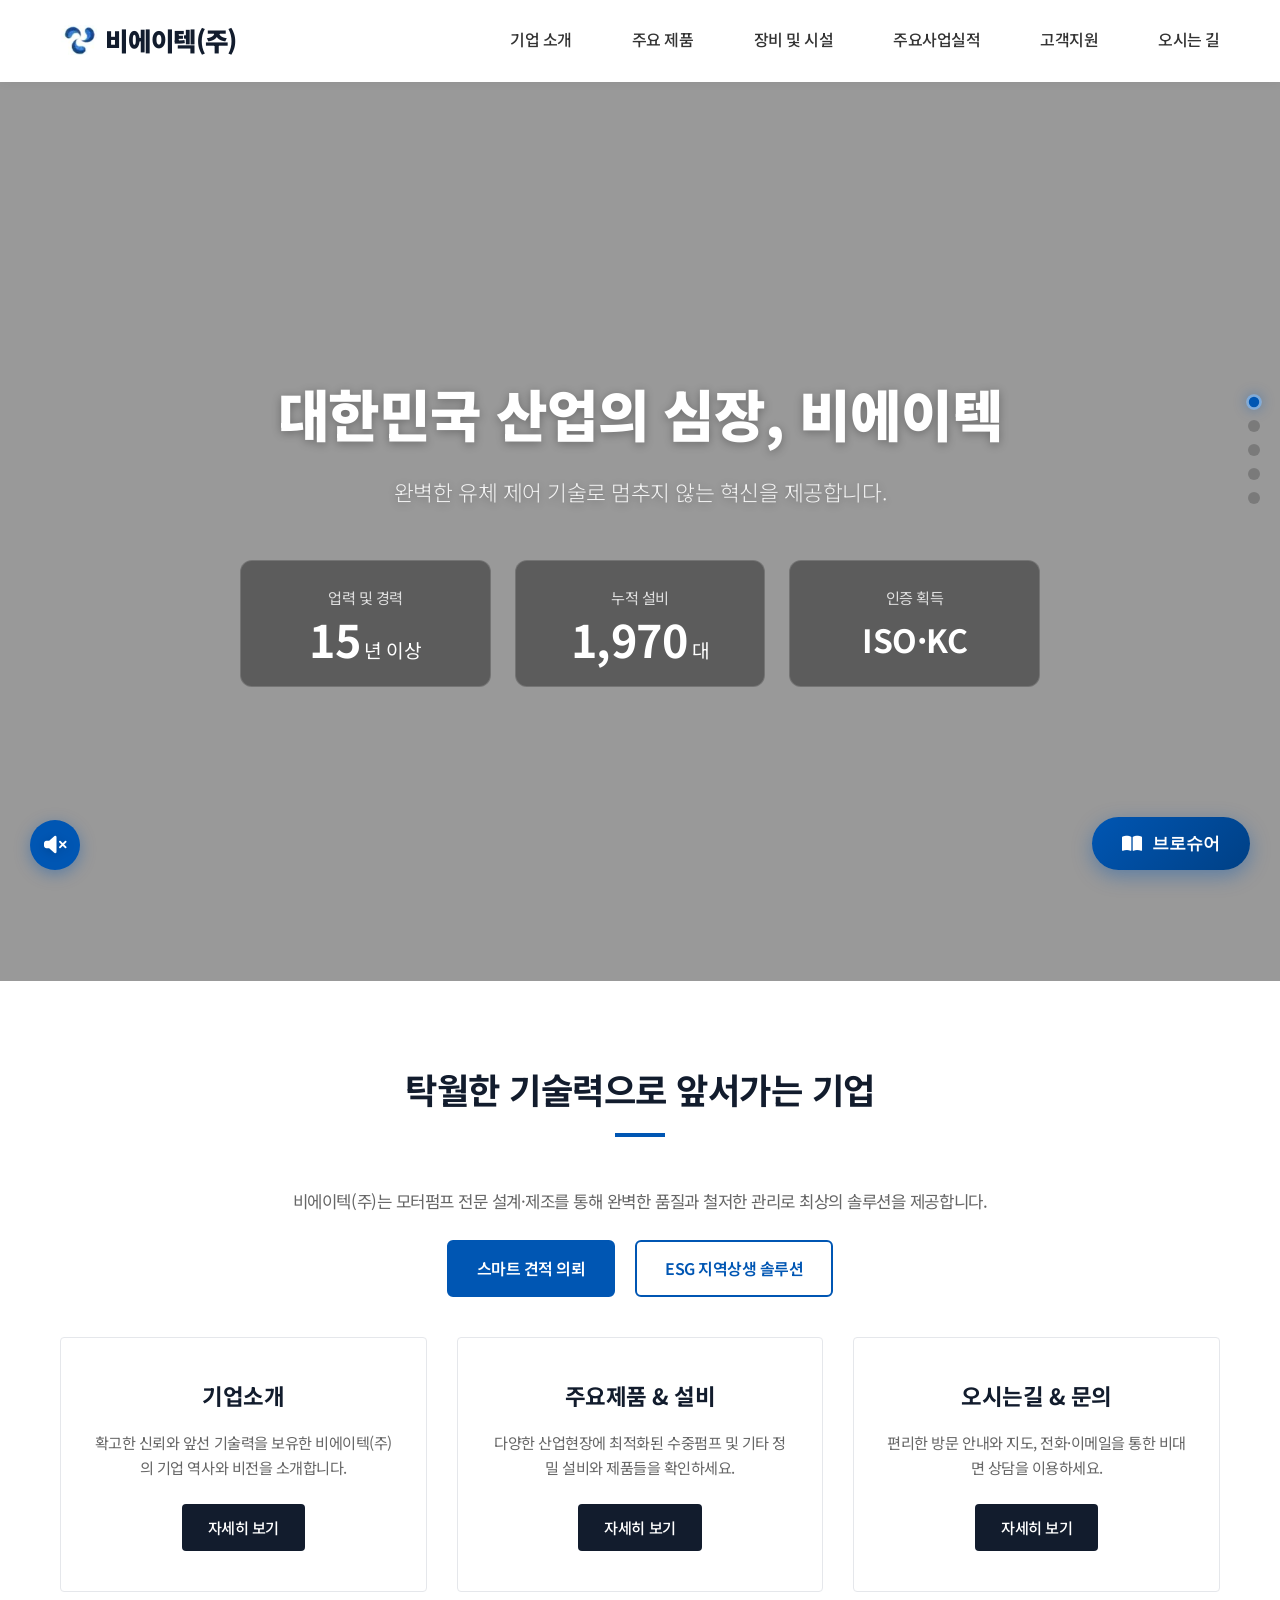
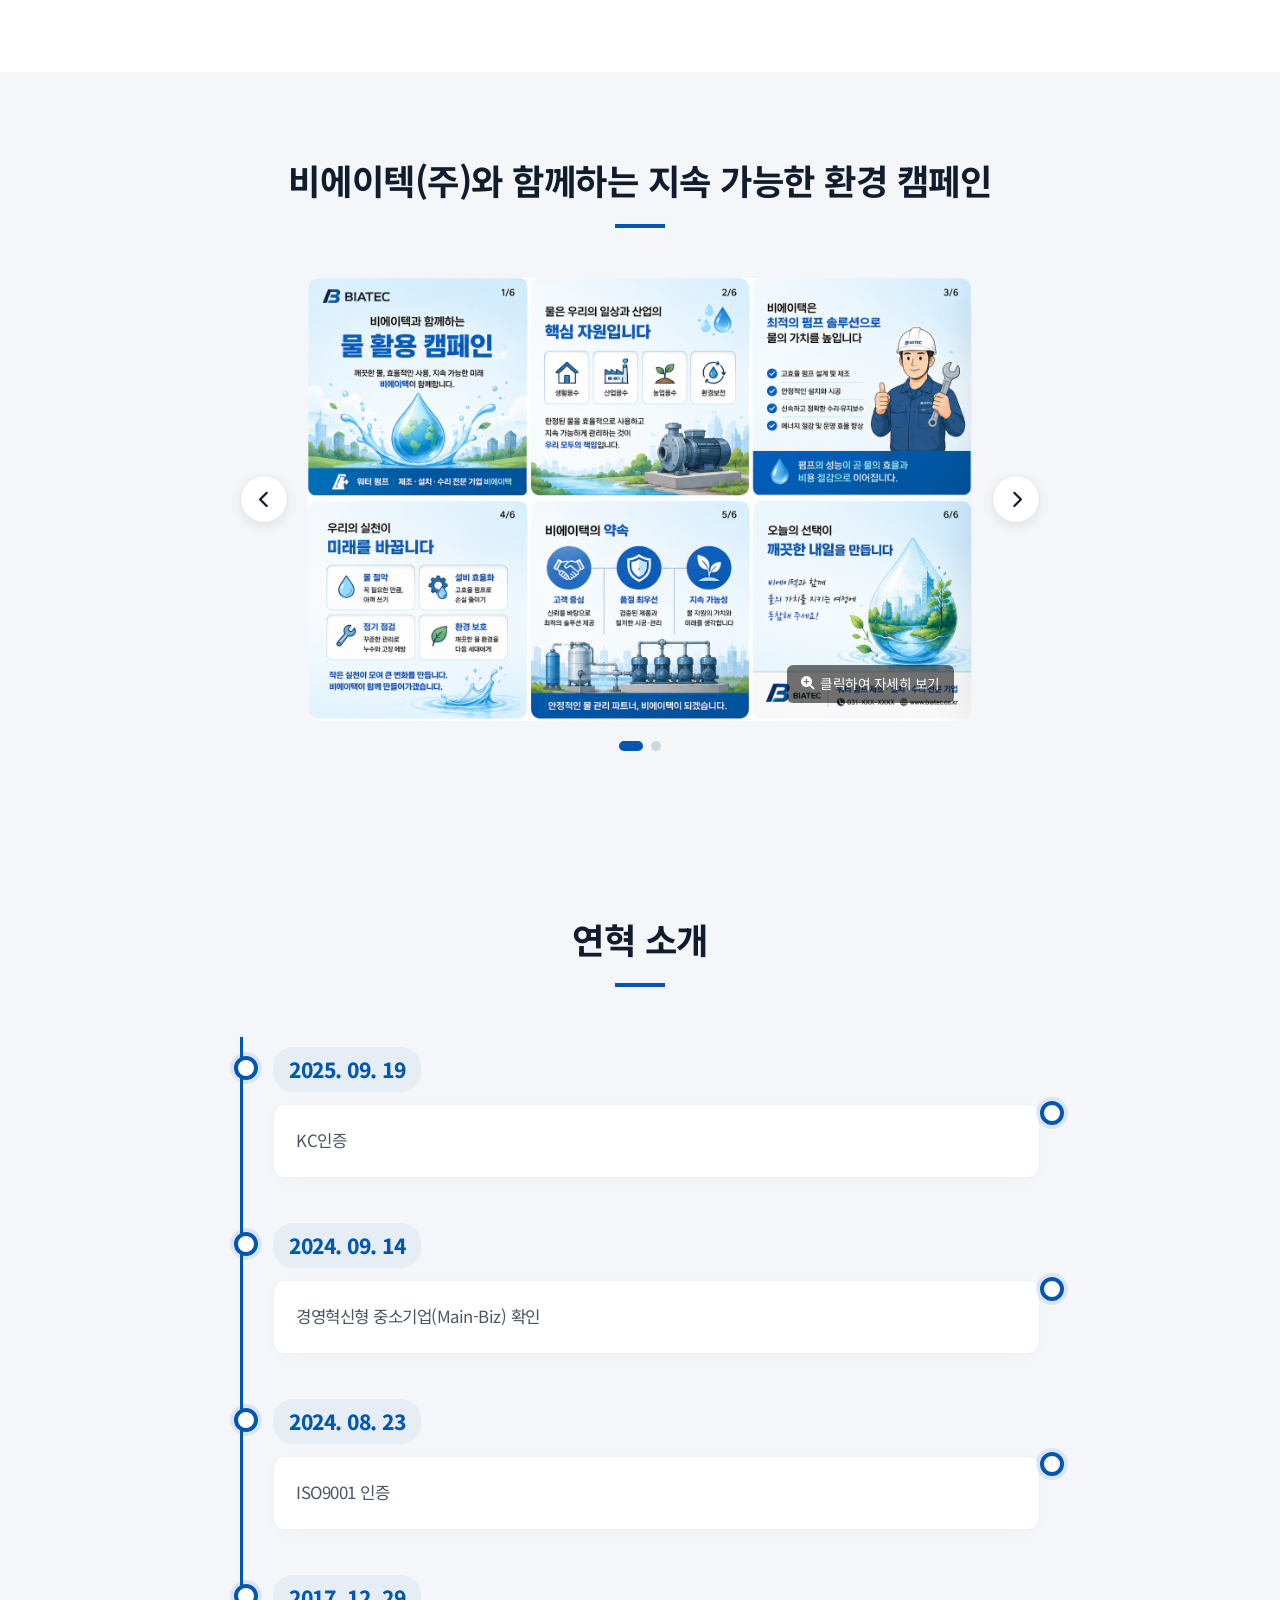
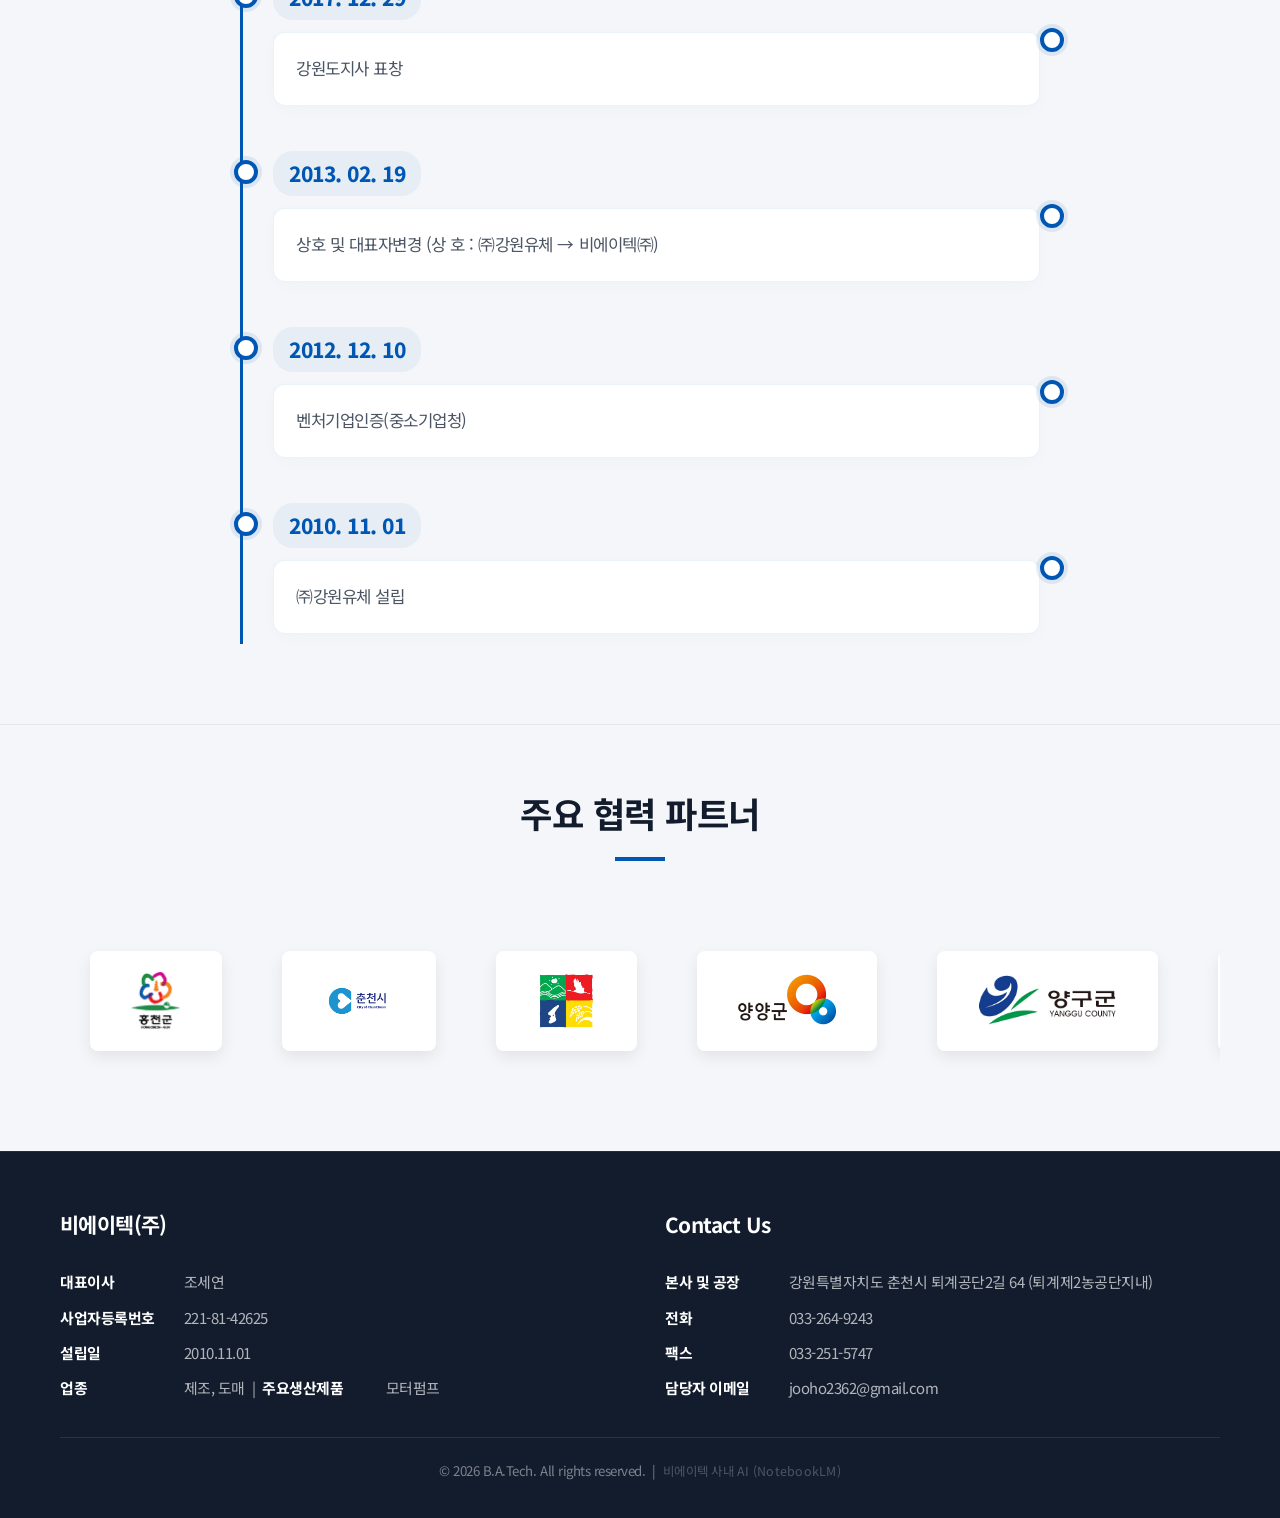
<file: index.html>
<!DOCTYPE html>
<html lang="ko">
<head>
    <meta charset="UTF-8">
    <meta name="viewport" content="width=device-width, initial-scale=1.0">
    <title>비에이텍(주) - Blue Advanced Technology</title>
    <link rel="stylesheet" href="style.css">
    <link rel="stylesheet" href="https://cdnjs.cloudflare.com/ajax/libs/font-awesome/6.4.0/css/all.min.css">
    <link rel="icon" href="../images/favicon.png">
</head>
<body>
    <header class="header">
        <div class="container header-container">
            <div class="logo">
                <a href="index.html">
                    <img src="../images/batech_logo.png" alt="비에이텍 로고 아이콘" style="height: 30px; vertical-align: middle; margin-right: 8px;">
                    비에이텍(주)
                </a>
            </div>
            <nav class="gnb">
                <ul>
                    <li class="has-dropdown">
                        <a href="intro.html">기업 소개</a>
                        <ul class="dropdown">
                            <li><a href="intro.html#overview">회사개요</a></li>
                            <li><a href="intro.html#organization">조직도</a></li>
                            <li><a href="intro.html#certification">인증현황</a></li>
                            <li><a href="intro.html#tab-esg">ESG 지역상생</a></li>
                        </ul>
                    </li>
                    <li><a href="product.html">주요 제품</a></li>
                    <li class="has-dropdown">
                        <a href="equipment.html">장비 및 시설</a>
                        <ul class="dropdown">
                            <li><a href="equipment.html#factory">주요 시설</a></li>
                            <li><a href="equipment.html#equipment">보유 장비</a></li>
                        </ul>
                    </li>
                    <li class="has-dropdown">
                        <a href="reference.html">주요사업실적</a>
                        <ul class="dropdown">
                            <li><a href="reference.html#tab-list">실적 리스트</a></li>
                            <li><a href="reference.html#tab-gallery">현장 적용 사례</a></li>
                            <li><a href="reference.html#tab-analytics">비즈니스 데이터</a></li>
                        </ul>
                    </li>
                    <li class="has-dropdown">
                        <a href="support.html">고객지원</a>
                        <ul class="dropdown">
                            <li><a href="support.html#tab-inquiry">문의하기</a></li>
                            <li><a href="support.html#tab-library">기술 문서 라이브러리</a></li>
                            <li><a href="support.html#tab-sharing">긴급 펌프 쉐어링</a></li>
                        </ul>
                    </li>
                    <li><a href="map.html">오시는 길</a></li>
                </ul>
            </nav>
            <div class="hamburger">
                <span></span><span></span><span></span>
            </div>
        </div>
    </header>

    <main>
        <!-- Hero Section -->
        <section class="hero-video-container">
            <video class="hero-video" autoplay muted loop playsinline>
                <source src="media/promo.mp4" type="video/mp4">
                브라우저가 비디오 태그를 지원하지 않습니다.
            </video>
            <div class="hero-overlay"></div>
            <div class="hero-content">
                <h1>대한민국 산업의 심장, 비에이텍</h1>
                <p>완벽한 유체 제어 기술로 멈추지 않는 혁신을 제공합니다.</p>
                <div class="hero-stats">
                    <div class="stat-item">
                        <span class="stat-label">업력 및 경력</span>
                        <span class="stat-num">15<span class="stat-unit">년 이상</span></span>
                    </div>
                    <div class="stat-item">
                        <span class="stat-label">누적 설비</span>
                        <span class="stat-num">1,970<span class="stat-unit">대</span></span>
                    </div>
                    <div class="stat-item">
                        <span class="stat-label">인증 획득</span>
                        <span class="stat-num" style="font-size: 2rem; line-height: 1.4;">ISO·KC</span>
                    </div>
                </div>
            </div>
        </section>

        <!-- Overview Section -->
        <section class="section">
            <div class="container">
                <h2 class="section-title">탁월한 기술력으로 앞서가는 기업</h2>
                <div class="content-text">
                    <p>비에이텍(주)는 모터펌프 전문 설계·제조를 통해 완벽한 품질과 철저한 관리로 최상의 솔루션을 제공합니다.</p>
                </div>
                <div class="overview-actions">
                    <a href="support.html" class="btn-hero btn-hero-primary">스마트 견적 의뢰</a>
                    <a href="intro.html#tab-esg" class="btn-hero btn-hero-secondary">ESG 지역상생 솔루션</a>
                </div>
                <div class="landing-grid">
                    <div class="landing-card">
                        <h3>기업소개</h3>
                        <p>확고한 신뢰와 앞선 기술력을 보유한 비에이텍(주)의 기업 역사와 비전을 소개합니다.</p>
                        <a href="intro.html" class="btn-more">자세히 보기</a>
                    </div>
                    <div class="landing-card">
                        <h3>주요제품 &amp; 설비</h3>
                        <p>다양한 산업현장에 최적화된 수중펌프 및 기타 정밀 설비와 제품들을 확인하세요.</p>
                        <a href="product.html" class="btn-more">자세히 보기</a>
                    </div>
                    <div class="landing-card">
                        <h3>오시는길 &amp; 문의</h3>
                        <p>편리한 방문 안내와 지도, 전화·이메일을 통한 비대면 상담을 이용하세요.</p>
                        <a href="map.html" class="btn-more">자세히 보기</a>
                    </div>
                </div>
            </div>
        </section>

        <!-- ESG Campaign Poster Section -->
        <section class="section esg-campaign-section">
            <div class="container" style="text-align: center;">
                <h2 class="section-title">비에이텍(주)와 함께하는 지속 가능한 환경 캠페인</h2>
                <div class="esg-slider-outer">
                    <button class="esg-slider-btn prev-btn" aria-label="이전 캠페인"><i class="fas fa-chevron-left"></i></button>
                    <div class="esg-slider-container">
                        <div class="esg-slider-wrapper">
                            <div class="esg-slide">
                                <div class="esg-poster-wrapper">
                                    <img src="../images/esg_campaign.png" class="esg-poster" alt="비에이텍 ESG 캠페인 1">
                                    <div class="esg-badge">
                                        <i class="fas fa-search-plus"></i> 클릭하여 자세히 보기
                                    </div>
                                </div>
                            </div>
                            <div class="esg-slide">
                                <div class="esg-poster-wrapper">
                                    <img src="../images/esg_campaign2.png" class="esg-poster" alt="비에이텍 ESG 캠페인 2">
                                    <div class="esg-badge">
                                        <i class="fas fa-search-plus"></i> 클릭하여 자세히 보기
                                    </div>
                                </div>
                            </div>
                        </div>
                    </div>
                    <button class="esg-slider-btn next-btn" aria-label="다음 캠페인"><i class="fas fa-chevron-right"></i></button>
                </div>
                <div class="esg-slider-dots">
                    <span class="esg-dot active" data-index="0"></span>
                    <span class="esg-dot" data-index="1"></span>
                </div>
            </div>
        </section>

        <!-- Milestone Section -->
        <section class="section bg-light">
            <div class="container">
                <h2 class="section-title">연혁 소개</h2>
                <div class="timeline-container">
                    <div class="timeline-item">
                        <div class="timeline-year">2025. 09. 19</div>
                        <div class="timeline-content">KC인증</div>
                    </div>
                    <div class="timeline-item">
                        <div class="timeline-year">2024. 09. 14</div>
                        <div class="timeline-content">경영혁신형 중소기업(Main-Biz) 확인</div>
                    </div>
                    <div class="timeline-item">
                        <div class="timeline-year">2024. 08. 23</div>
                        <div class="timeline-content">ISO9001 인증</div>
                    </div>
                    <div class="timeline-item">
                        <div class="timeline-year">2017. 12. 29</div>
                        <div class="timeline-content">강원도지사 표창</div>
                    </div>
                    <div class="timeline-item">
                        <div class="timeline-year">2013. 02. 19</div>
                        <div class="timeline-content">상호 및 대표자변경 (상 호 : ㈜강원유체 → 비에이텍㈜)</div>
                    </div>
                    <div class="timeline-item">
                        <div class="timeline-year">2012. 12. 10</div>
                        <div class="timeline-content">벤처기업인증(중소기업청)</div>
                    </div>
                    <div class="timeline-item">
                        <div class="timeline-year">2010. 11. 01</div>
                        <div class="timeline-content">㈜강원유체 설립</div>
                    </div>
                </div>
            </div>
        </section>

        <!-- Partners Section -->
        <section class="section partner-banner-section">
            <div class="container">
                <h2 class="section-title">주요 협력 파트너</h2>
                <div class="partner-ticker-wrap">
                    <div class="partner-ticker">
                        <!-- First track -->
                        <div class="partner-track">
                            <img src="../images/홍천군 로고.png" alt="홍천군">
                            <img src="../images/춘천시 로고.png" alt="춘천시">
                            <img src="../images/철원군 로고.png" alt="철원군">
                            <img src="../images/양양군 로고.png" alt="양양군">
                            <img src="../images/양구군 로고.png" alt="양구군">
                            <img src="../images/삼척시 로고.png" alt="삼척시">
                        </div>
                        <!-- Duplicated track for seamless loop -->
                        <div class="partner-track">
                            <img src="../images/홍천군 로고.png" alt="홍천군">
                            <img src="../images/춘천시 로고.png" alt="춘천시">
                            <img src="../images/철원군 로고.png" alt="철원군">
                            <img src="../images/양양군 로고.png" alt="양양군">
                            <img src="../images/양구군 로고.png" alt="양구군">
                            <img src="../images/삼척시 로고.png" alt="삼척시">
                        </div>
                    </div>
                </div>
            </div>
        </section>
    </main>

    <footer class="footer">
        <div class="container">
            <div class="footer-info">
                <div class="footer-col">
                    <h2>비에이텍(주)</h2>
                    <p><strong>대표이사</strong> 조세연</p>
                    <p><strong>사업자등록번호</strong> 221-81-42625</p>
                    <p><strong>설립일</strong> 2010.11.01</p>
                    <p><strong>업종</strong> 제조, 도매 &nbsp;|&nbsp; <strong>주요생산제품</strong> 모터펌프</p>
                </div>
                <div class="footer-col">
                    <h2>Contact Us</h2>
                    <p><strong>본사 및 공장</strong> 강원특별자치도 춘천시 퇴계공단2길 64 (퇴계제2농공단지내)</p>
                    <p><strong>전화</strong> 033-264-9243</p>
                    <p><strong>팩스</strong> 033-251-5747</p>
                    <p><strong>담당자 이메일</strong> jooho2362@gmail.com</p>
                </div>
            </div>
            <div class="copyright-bar">
                <p>&copy; 2026 B.A.Tech. All rights reserved. &nbsp;|&nbsp; <a href="ai_guide.html" class="intranet-link">비에이텍 사내 AI (NotebookLM)</a></p>
            </div>
        </div>
    </footer>

    <!-- ESG 이미지 상세 모달 -->
    <div id="esg-modal" class="esg-modal">
        <span class="esg-modal-close">&times;</span>
        <img class="esg-modal-content" id="esg-modal-img" alt="ESG 캠페인 확대 이미지">
    </div>

    <!-- 플로팅 브로슈어 버튼 -->
    <button id="open-brochure-btn" class="floating-brochure-btn">
        <i class="fas fa-book-open"></i> 브로슈어
    </button>

    <!-- 3D 브로슈어 모달 -->
    <div id="brochure-modal" class="brochure-modal">
        <span class="brochure-close">&times;</span>
        <div class="brochure-container">
            <div class="page page1">
                <div class="page page2">
                    <div class="page page3">
                        <div class="page page4"></div>
                    </div>
                </div>
            </div>
        </div>
    </div>

    <!-- BGM 플로팅 플레이어 -->
    <button id="bgm-toggle-btn" aria-label="BGM 재생/정지">
        <i class="fas fa-volume-mute"></i>
    </button>
    <audio id="bgm-audio" src="../audio/site_bgm.mp3" loop preload="none"></audio>

    <!-- 스크롤 인디케이터 -->
    <div id="main-scroll-indicator" class="main-scroll-indicator">
        <div class="indicator-dot active"></div>
        <div class="indicator-dot"></div>
        <div class="indicator-dot"></div>
        <div class="indicator-dot"></div>
        <div class="indicator-dot"></div>
    </div>

    <script src="script.js"></script>
</body>
</html>
</file>
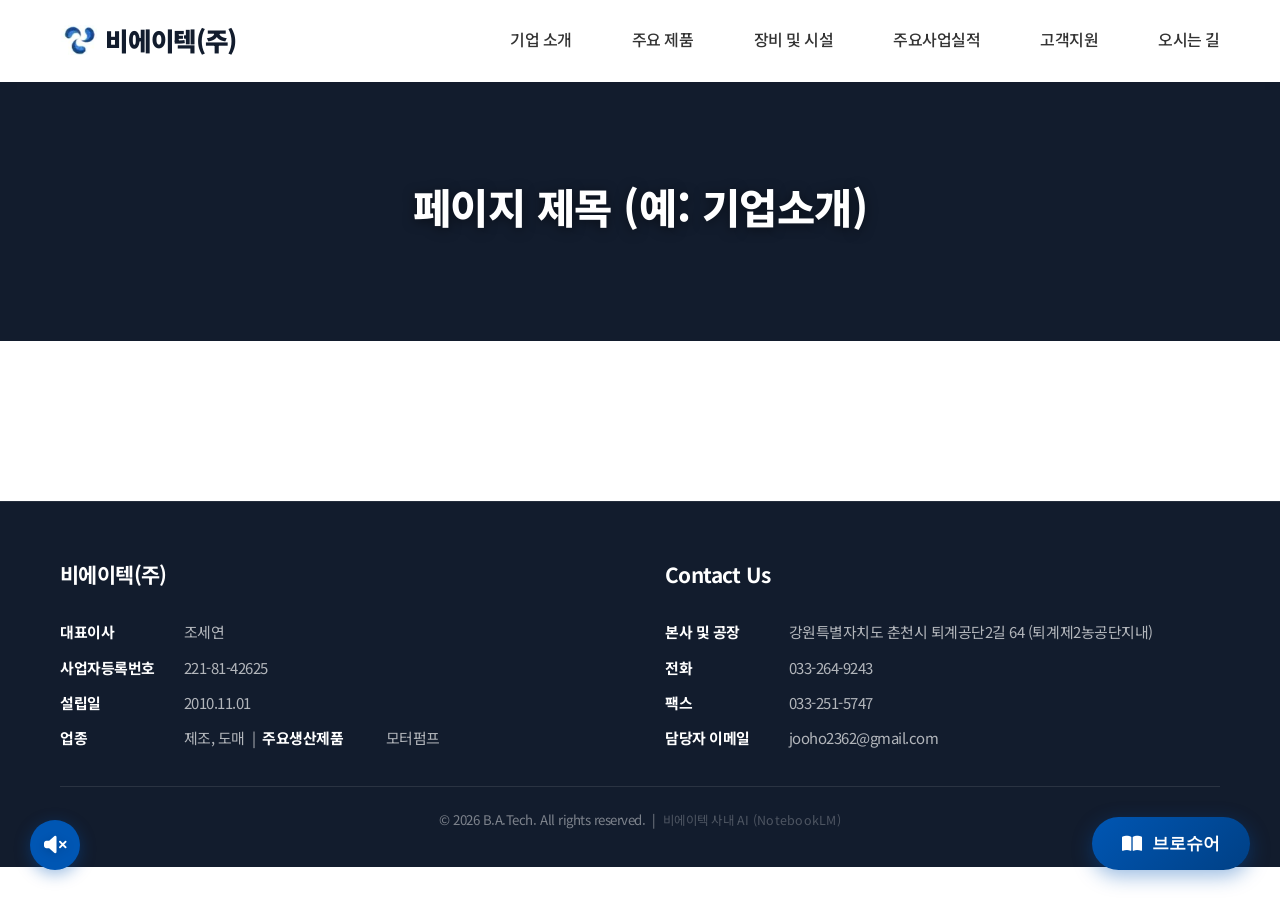
<file: _template.html>
<!DOCTYPE html>
<html lang="ko">

<head>
    <meta charset="UTF-8">
    <meta name="viewport" content="width=device-width, initial-scale=1.0">
    <title>비에이텍(주) - 페이지 제목</title>
    <!-- 공통 스타일시트 연결 -->
    <link rel="stylesheet" href="style.css">
    <link rel="stylesheet" href="https://cdnjs.cloudflare.com/ajax/libs/font-awesome/6.4.0/css/all.min.css">
    <link rel="icon" href="../images/favicon.png">
</head>

<body>
    <!-- 공통 Header (Sticky 적용) -->
    <header class="header">
        <div class="container header-container">
            <div class="logo">
                <a href="index.html">
                    <img src="../images/batech_logo.png" alt="비에이텍 로고 아이콘" style="height: 30px; vertical-align: middle; margin-right: 8px;">
                    비에이텍(주)
                </a>
            </div>
            <nav class="gnb">
                <ul>
                    <li class="has-dropdown">
                        <a href="intro.html">기업 소개</a>
                        <ul class="dropdown">
                            <li><a href="intro.html#overview">회사개요</a></li>
                            <li><a href="intro.html#organization">조직도</a></li>
                            <li><a href="intro.html#certification">인증현황</a></li>
                            <li><a href="intro.html#tab-esg">ESG 지역상생</a></li>
                        </ul>
                    </li>
                    <li><a href="product.html">주요 제품</a></li>
                    <li class="has-dropdown">
                        <a href="equipment.html">장비 및 시설</a>
                        <ul class="dropdown">
                            <li><a href="equipment.html#factory">주요 시설</a></li>
                            <li><a href="equipment.html#equipment">보유 장비</a></li>
                        </ul>
                    </li>
                    <li class="has-dropdown">
                        <a href="reference.html">주요사업실적</a>
                        <ul class="dropdown">
                            <li><a href="reference.html#tab-list">실적 리스트</a></li>
                            <li><a href="reference.html#tab-gallery">현장 적용 사례</a></li>
                            <li><a href="reference.html#tab-analytics">비즈니스 데이터</a></li>
                        </ul>
                    </li>
                    <li class="has-dropdown">
                        <a href="support.html">고객지원</a>
                        <ul class="dropdown">
                            <li><a href="support.html#tab-inquiry">문의하기</a></li>
                            <li><a href="support.html#tab-library">기술 문서 라이브러리</a></li>
                            <li><a href="support.html#tab-sharing">긴급 펌프 쉐어링</a></li>
                        </ul>
                    </li>
                    <li><a href="map.html">오시는 길</a></li>
                </ul>
            </nav>
            <!-- 모바일용 햄버거 메뉴 -->
            <div class="hamburger">
                <span></span>
                <span></span>
                <span></span>
            </div>
        </div>
    </header>

    <main>
        <!-- 공통 Subpage Banner (Page Header) -->
        <!-- *주의*: 메인 페이지(index.html)에서는 이 부분을 지우고 이전에 만든 Hero Section을 사용하세요 -->
        <div class="page-header">
            <!-- 각 서브페이지에 맞게 제목을 변경하세요 -->
            <h1>페이지 제목 (예: 기업소개)</h1>
        </div>

        <!-- 본문 내용이 들어갈 섹션 (padding을 넉넉하게 적용할 빈 공간) -->
        <section class="section">
            <div class="container">
                <!-- ============================================== -->
                <!-- 이곳에 각 페이지에 맞는 본문 HTML을 넣어주세요 -->
                <!-- ============================================== -->

            </div>
        </section>
    </main>

    <!-- 공통 Footer (균형 잡힌 모던 레이아웃) -->
    <footer class="footer">
        <div class="container">
            <div class="footer-info">
                <div class="footer-col">
                    <h2>비에이텍(주)</h2>
                    <p><strong>대표이사</strong> 조세연</p>
                    <p><strong>사업자등록번호</strong> 221-81-42625</p>
                    <p><strong>설립일</strong> 2010.11.01</p>
                    <p><strong>업종</strong> 제조, 도매 &nbsp;|&nbsp; <strong>주요생산제품</strong> 모터펌프</p>
                </div>
                <div class="footer-col">
                    <h2>Contact Us</h2>
                    <p><strong>본사 및 공장</strong> 강원특별자치도 춘천시 퇴계공단2길 64 (퇴계제2농공단지내)</p>
                    <p><strong>전화</strong> 033-264-9243</p>
                    <p><strong>팩스</strong> 033-251-5747</p>
                    <p><strong>담당자 이메일</strong> jooho2362@gmail.com</p>
                </div>
            </div>
            <div class="copyright-bar">
                <p>&copy; 2026 B.A.Tech. All rights reserved. &nbsp;|&nbsp; <a href="ai_guide.html" class="intranet-link">비에이텍 사내 AI (NotebookLM)</a></p>
            </div>
        </div>
    </footer>

    <!-- 플로팅 브로슈어 버튼 -->
    <button id="open-brochure-btn" class="floating-brochure-btn">
        <i class="fas fa-book-open"></i> 브로슈어
    </button>

    <!-- 3D 브로슈어 모달 -->
    <div id="brochure-modal" class="brochure-modal">
        <span class="brochure-close">&times;</span>
        <div class="brochure-container">
            <div class="page page1">
                <div class="page page2">
                    <div class="page page3">
                        <div class="page page4"></div>
                    </div>
                </div>
            </div>
        </div>
    </div>

    <!-- 공통 스크립트 파일 연결 -->
    <!-- BGM 플로팅 플레이어 -->
    <button id="bgm-toggle-btn" aria-label="BGM 재생/정지">
        <i class="fas fa-volume-mute"></i>
    </button>
    <audio id="bgm-audio" src="../audio/site_bgm.mp3" loop preload="none"></audio>



    <script src="script.js"></script>
</body>
</html>
</file>
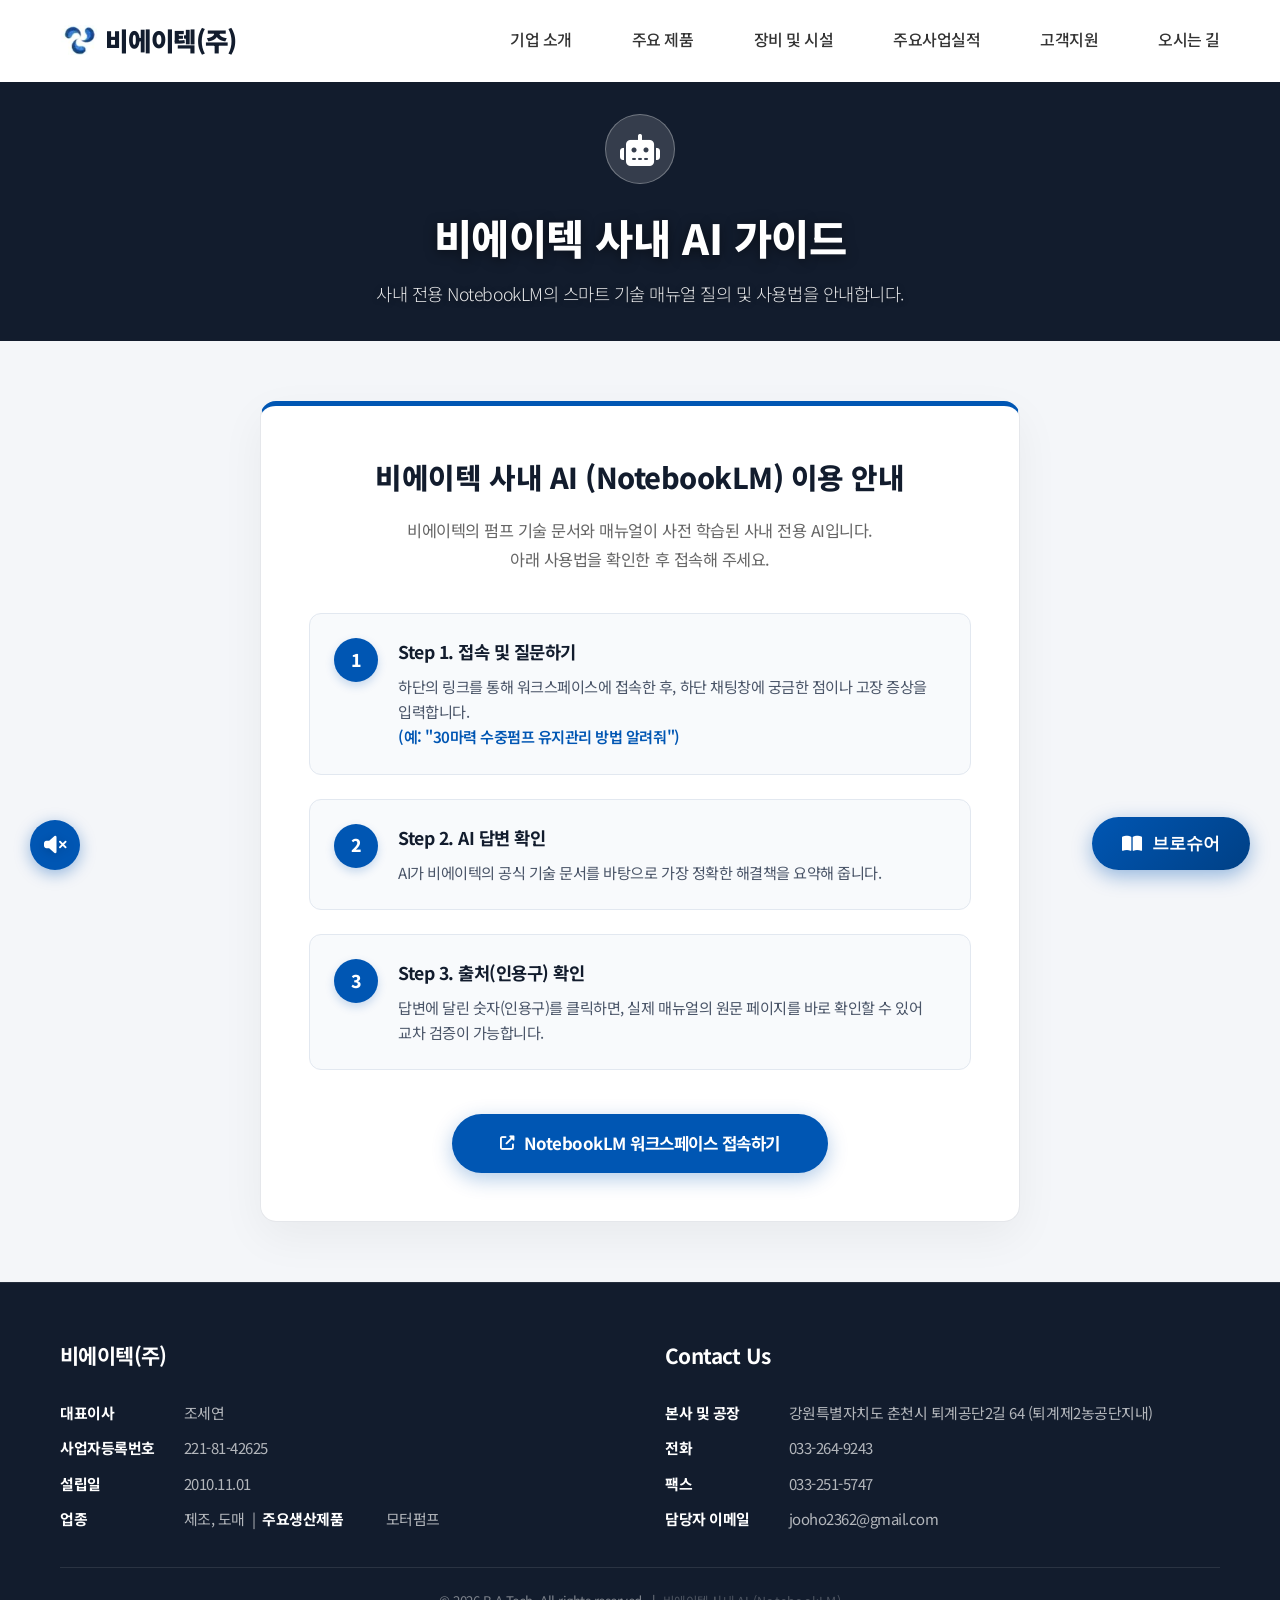
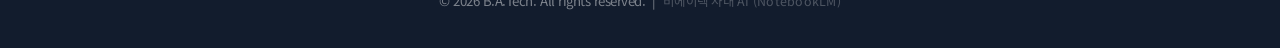
<file: ai_guide.html>
<!DOCTYPE html>
<html lang="ko">

<head>
    <meta charset="UTF-8">
    <meta name="viewport" content="width=device-width, initial-scale=1.0">
    <title>사내 AI 이용 안내 - 비에이텍(주)</title>
    <!-- 공통 스타일시트 연결 -->
    <link rel="stylesheet" href="style.css">
    <link rel="stylesheet" href="https://cdnjs.cloudflare.com/ajax/libs/font-awesome/6.4.0/css/all.min.css">
    <link rel="icon" href="../images/favicon.png">
</head>

<body>
    <!-- 공통 Header (Sticky 적용) -->
    <header class="header">
        <div class="container header-container">
            <div class="logo">
                <a href="index.html">
                    <img src="../images/batech_logo.png" alt="비에이텍 로고 아이콘" style="height: 30px; vertical-align: middle; margin-right: 8px;">
                    비에이텍(주)
                </a>
            </div>
            <nav class="gnb">
                <ul>
                    <li class="has-dropdown">
                        <a href="intro.html">기업 소개</a>
                        <ul class="dropdown">
                            <li><a href="intro.html#overview">회사개요</a></li>
                            <li><a href="intro.html#organization">조직도</a></li>
                            <li><a href="intro.html#certification">인증현황</a></li>
                            <li><a href="intro.html#tab-esg">ESG 지역상생</a></li>
                        </ul>
                    </li>
                    <li><a href="product.html">주요 제품</a></li>
                    <li class="has-dropdown">
                        <a href="equipment.html">장비 및 시설</a>
                        <ul class="dropdown">
                            <li><a href="equipment.html#factory">주요 시설</a></li>
                            <li><a href="equipment.html#equipment">보유 장비</a></li>
                        </ul>
                    </li>
                    <li class="has-dropdown">
                        <a href="reference.html">주요사업실적</a>
                        <ul class="dropdown">
                            <li><a href="reference.html#tab-list">실적 리스트</a></li>
                            <li><a href="reference.html#tab-gallery">현장 적용 사례</a></li>
                            <li><a href="reference.html#tab-analytics">비즈니스 데이터</a></li>
                        </ul>
                    </li>
                    <li class="has-dropdown">
                        <a href="support.html">고객지원</a>
                        <ul class="dropdown">
                            <li><a href="support.html#tab-inquiry">문의하기</a></li>
                            <li><a href="support.html#tab-library">기술 문서 라이브러리</a></li>
                            <li><a href="support.html#tab-sharing">긴급 펌프 쉐어링</a></li>
                        </ul>
                    </li>
                    <li><a href="map.html">오시는 길</a></li>
                </ul>
            </nav>
            <!-- 모바일용 햄버거 메뉴 -->
            <div class="hamburger">
                <span></span>
                <span></span>
                <span></span>
            </div>
        </div>
    </header>

    <main>
        <div class="page-header" style="background-image: url('https://images.unsplash.com/photo-1526374965328-7f61d4dc18c5?ixlib=rb-4.0.3&auto=format&fit=crop&w=1920&q=80');">
            <i class="fas fa-robot"></i>
            <h1>비에이텍 사내 AI 가이드</h1>
            <p>사내 전용 NotebookLM의 스마트 기술 매뉴얼 질의 및 사용법을 안내합니다.</p>
        </div>

        <section class="section bg-light" style="padding: 60px 0;">
            <div class="container" style="max-width: 800px;">
                <div class="ai-guide-card" style="background: #ffffff; border-radius: 16px; box-shadow: 0 15px 45px rgba(0,0,0,0.05); padding: 48px; border-top: 5px solid var(--primary-blue, #0056b3); border-left: 1px solid var(--border-color, #e2e8f0); border-right: 1px solid var(--border-color, #e2e8f0); border-bottom: 1px solid var(--border-color, #e2e8f0);">
                    <div style="text-align: center; margin-bottom: 40px;">
                        <h2 style="font-size: 1.8rem; font-weight: 800; color: var(--primary-dark, #0d2247); margin-bottom: 16px;">비에이텍 사내 AI (NotebookLM) 이용 안내</h2>
                        <p style="color: var(--text-muted, #718096); line-height: 1.75; font-size: 1.02rem; word-break: keep-all;">
                            비에이텍의 펌프 기술 문서와 매뉴얼이 사전 학습된 사내 전용 AI입니다.<br>아래 사용법을 확인한 후 접속해 주세요.
                        </p>
                    </div>

                    <!-- 3단계 스텝 안내 -->
                    <div class="ai-guide-steps" style="display: flex; flex-direction: column; gap: 24px; margin-bottom: 44px;">
                        <div class="ai-step-item" style="display: flex; gap: 20px; background: #f8fafc; border: 1px solid #e2e8f0; border-radius: 12px; padding: 24px; align-items: flex-start;">
                            <div class="step-num-icon" style="width: 44px; height: 44px; background: var(--primary-blue, #0056b3); color: #ffffff; border-radius: 50%; display: flex; align-items: center; justify-content: center; font-weight: 800; font-size: 1.1rem; flex-shrink: 0; box-shadow: 0 4px 10px rgba(0, 86, 179, 0.2);">1</div>
                            <div style="flex: 1;">
                                <h3 style="font-size: 1.1rem; font-weight: 700; color: var(--primary-dark, #0d2247); margin-bottom: 8px;">Step 1. 접속 및 질문하기</h3>
                                <p style="font-size: 0.95rem; color: #4a5568; line-height: 1.65; margin: 0; word-break: keep-all;">
                                    하단의 링크를 통해 워크스페이스에 접속한 후, 하단 채팅창에 궁금한 점이나 고장 증상을 입력합니다. <br>
                                    <span style="color: var(--primary-blue, #0056b3); font-weight: 600;">(예: "30마력 수중펌프 유지관리 방법 알려줘")</span>
                                </p>
                            </div>
                        </div>

                        <div class="ai-step-item" style="display: flex; gap: 20px; background: #f8fafc; border: 1px solid #e2e8f0; border-radius: 12px; padding: 24px; align-items: flex-start;">
                            <div class="step-num-icon" style="width: 44px; height: 44px; background: var(--primary-blue, #0056b3); color: #ffffff; border-radius: 50%; display: flex; align-items: center; justify-content: center; font-weight: 800; font-size: 1.1rem; flex-shrink: 0; box-shadow: 0 4px 10px rgba(0, 86, 179, 0.2);">2</div>
                            <div style="flex: 1;">
                                <h3 style="font-size: 1.1rem; font-weight: 700; color: var(--primary-dark, #0d2247); margin-bottom: 8px;">Step 2. AI 답변 확인</h3>
                                <p style="font-size: 0.95rem; color: #4a5568; line-height: 1.65; margin: 0; word-break: keep-all;">
                                    AI가 비에이텍의 공식 기술 문서를 바탕으로 가장 정확한 해결책을 요약해 줍니다.
                                </p>
                            </div>
                        </div>

                        <div class="ai-step-item" style="display: flex; gap: 20px; background: #f8fafc; border: 1px solid #e2e8f0; border-radius: 12px; padding: 24px; align-items: flex-start;">
                            <div class="step-num-icon" style="width: 44px; height: 44px; background: var(--primary-blue, #0056b3); color: #ffffff; border-radius: 50%; display: flex; align-items: center; justify-content: center; font-weight: 800; font-size: 1.1rem; flex-shrink: 0; box-shadow: 0 4px 10px rgba(0, 86, 179, 0.2);">3</div>
                            <div style="flex: 1;">
                                <h3 style="font-size: 1.1rem; font-weight: 700; color: var(--primary-dark, #0d2247); margin-bottom: 8px;">Step 3. 출처(인용구) 확인</h3>
                                <p style="font-size: 0.95rem; color: #4a5568; line-height: 1.65; margin: 0; word-break: keep-all;">
                                    답변에 달린 숫자(인용구)를 클릭하면, 실제 매뉴얼의 원문 페이지를 바로 확인할 수 있어 교차 검증이 가능합니다.
                                </p>
                            </div>
                        </div>
                    </div>

                    <!-- 접속 버튼 -->
                    <div style="text-align: center;">
                        <a href="https://notebooklm.google.com/notebook/419a4752-c1b1-4375-976b-a8de492e7019" target="_blank" rel="noopener noreferrer" class="btn-download" style="display: inline-flex; align-items: center; gap: 10px; background-color: var(--primary-blue, #0056b3); padding: 16px 48px; border-radius: 30px; font-weight: 700; font-size: 1.05rem; color: #ffffff; text-decoration: none; box-shadow: 0 6px 20px rgba(0, 86, 179, 0.3); transition: all 0.25s ease; border: none;">
                            <i class="fas fa-external-link-alt"></i> NotebookLM 워크스페이스 접속하기
                        </a>
                    </div>
                </div>
            </div>
        </section>
    </main>

    <!-- 공통 Footer -->
    <footer class="footer">
        <div class="container">
            <div class="footer-info">
                <div class="footer-col">
                    <h2>비에이텍(주)</h2>
                    <p><strong>대표이사</strong> 조세연</p>
                    <p><strong>사업자등록번호</strong> 221-81-42625</p>
                    <p><strong>설립일</strong> 2010.11.01</p>
                    <p><strong>업종</strong> 제조, 도매 &nbsp;|&nbsp; <strong>주요생산제품</strong> 모터펌프</p>
                </div>
                <div class="footer-col">
                    <h2>Contact Us</h2>
                    <p><strong>본사 및 공장</strong> 강원특별자치도 춘천시 퇴계공단2길 64 (퇴계제2농공단지내)</p>
                    <p><strong>전화</strong> 033-264-9243</p>
                    <p><strong>팩스</strong> 033-251-5747</p>
                    <p><strong>담당자 이메일</strong> jooho2362@gmail.com</p>
                </div>
            </div>
            <div class="copyright-bar">
                <p>&copy; 2026 B.A.Tech. All rights reserved. &nbsp;|&nbsp; <a href="ai_guide.html" class="intranet-link">비에이텍 사내 AI (NotebookLM)</a></p>
            </div>
        </div>
    </footer>

    <!-- 플로팅 브로슈어 버튼 -->
    <button id="open-brochure-btn" class="floating-brochure-btn">
        <i class="fas fa-book-open"></i> 브로슈어
    </button>

    <!-- 3D 브로슈어 모달 -->
    <div id="brochure-modal" class="brochure-modal">
        <span class="brochure-close">&times;</span>
        <div class="brochure-container">
            <div class="page page1">
                <div class="page page2">
                    <div class="page page3">
                        <div class="page page4"></div>
                    </div>
                </div>
            </div>
        </div>
    </div>

    <!-- BGM 플로팅 플레이어 -->
    <button id="bgm-toggle-btn" aria-label="BGM 재생/정지">
        <i class="fas fa-volume-mute"></i>
    </button>
    <audio id="bgm-audio" src="../audio/site_bgm.mp3" loop preload="none"></audio>

    <script src="script.js"></script>
</body>

</html>
</file>
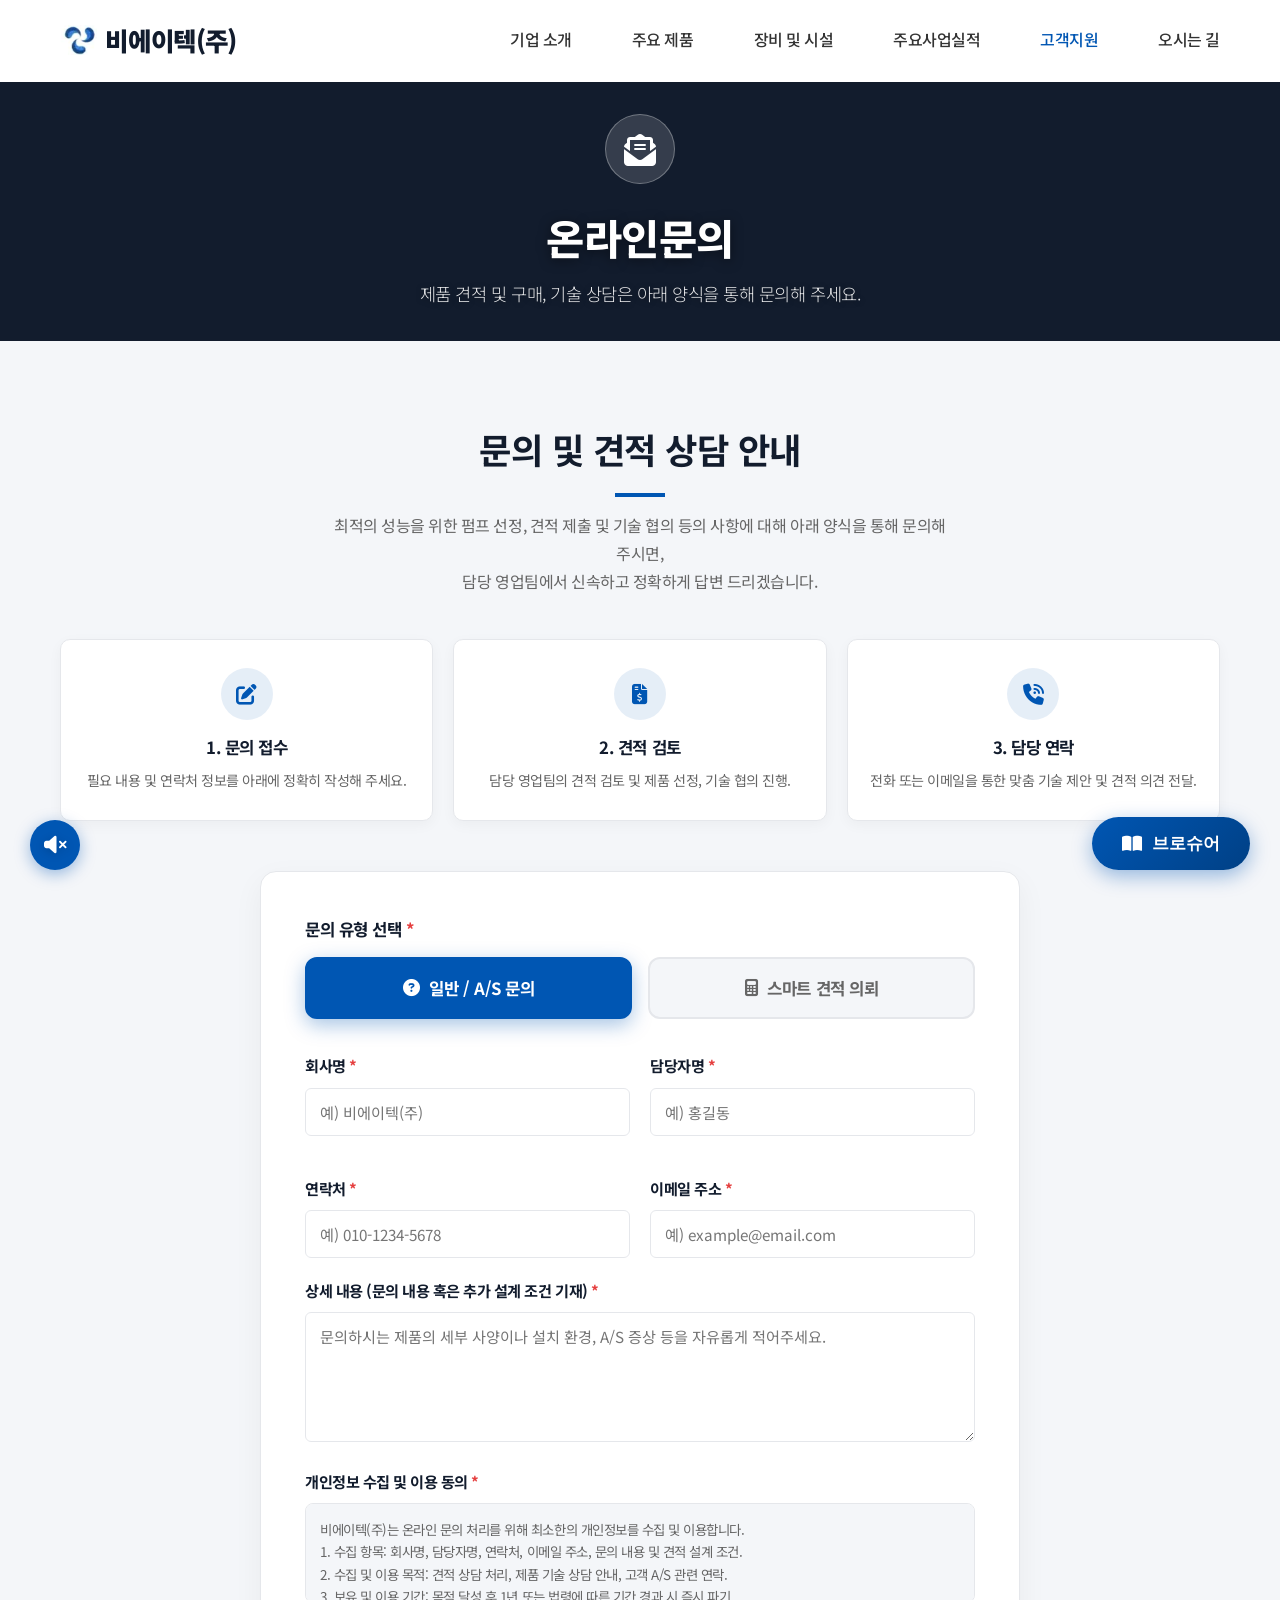
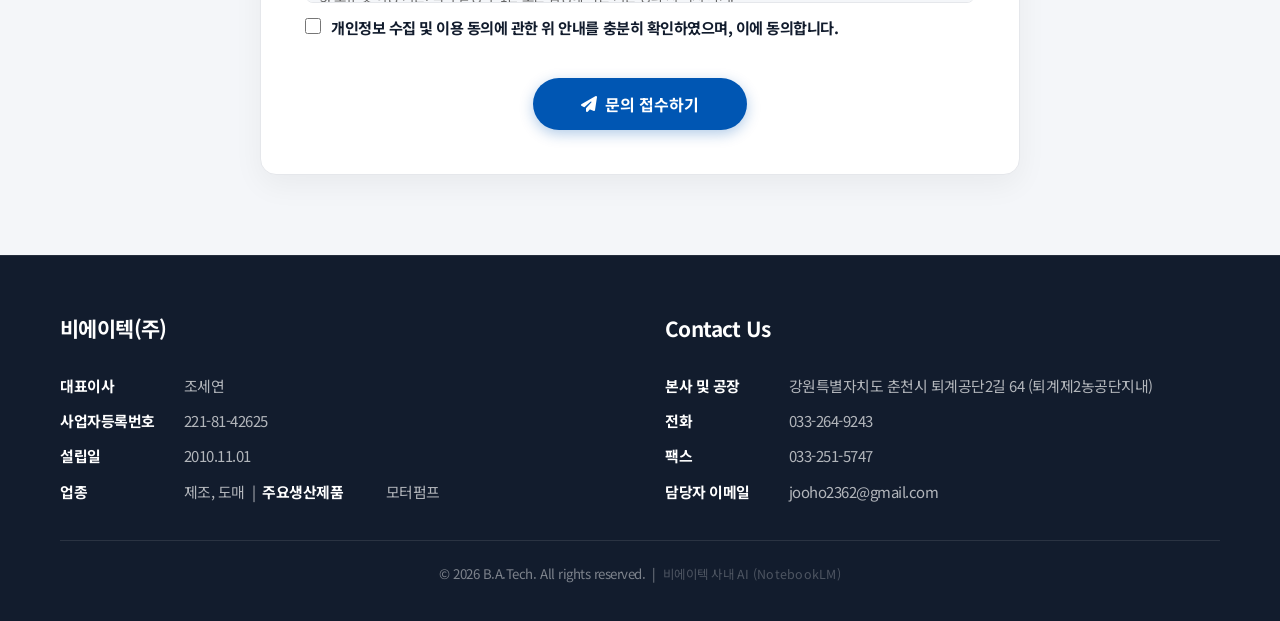
<file: inquiry.html>
<!DOCTYPE html>
<html lang="ko">
<head>
    <meta charset="UTF-8">
    <meta name="viewport" content="width=device-width, initial-scale=1.0">
    <title>온라인문의 - 비에이텍(주)</title>
    <link rel="stylesheet" href="style.css">
    <link rel="stylesheet" href="https://cdnjs.cloudflare.com/ajax/libs/font-awesome/6.4.0/css/all.min.css">
    <link rel="icon" href="../images/favicon.png">
</head>
<body>
    <header class="header">
        <div class="container header-container">
            <div class="logo">
                <a href="index.html">
                    <img src="../images/batech_logo.png" alt="비에이텍 로고 아이콘" style="height: 30px; vertical-align: middle; margin-right: 8px;">
                    비에이텍(주)
                </a>
            </div>
            <nav class="gnb">
                <ul>
                    <li class="has-dropdown">
                        <a href="intro.html">기업 소개</a>
                        <ul class="dropdown">
                            <li><a href="intro.html#overview">회사개요</a></li>
                            <li><a href="intro.html#organization">조직도</a></li>
                            <li><a href="intro.html#certification">인증현황</a></li>
                            <li><a href="intro.html#tab-esg">ESG 지역상생</a></li>
                        </ul>
                    </li>
                    <li><a href="product.html">주요 제품</a></li>
                    <li class="has-dropdown">
                        <a href="equipment.html">장비 및 시설</a>
                        <ul class="dropdown">
                            <li><a href="equipment.html#factory">주요 시설</a></li>
                            <li><a href="equipment.html#equipment">보유 장비</a></li>
                        </ul>
                    </li>
                    <li class="has-dropdown">
                        <a href="reference.html">주요사업실적</a>
                        <ul class="dropdown">
                            <li><a href="reference.html#tab-list">실적 리스트</a></li>
                            <li><a href="reference.html#tab-gallery">현장 적용 사례</a></li>
                            <li><a href="reference.html#tab-analytics">비즈니스 데이터</a></li>
                        </ul>
                    </li>
                    <li class="has-dropdown">
                        <a href="support.html" style="color:var(--primary-blue)">고객지원</a>
                        <ul class="dropdown">
                            <li><a href="support.html#tab-inquiry">문의하기</a></li>
                            <li><a href="support.html#tab-library">기술 문서 라이브러리</a></li>
                            <li><a href="support.html#tab-sharing">긴급 펌프 쉐어링</a></li>
                        </ul>
                    </li>
                    <li><a href="map.html">오시는 길</a></li>
                </ul>
            </nav>
            <div class="hamburger">
                <span></span><span></span><span></span>
            </div>
        </div>
    </header>

    <main>
        <div class="page-header" style="background-image: url('https://images.unsplash.com/photo-1423666639041-f56000c27a9a?ixlib=rb-4.0.3&auto=format&fit=crop&w=1920&q=80');">
            <i class="fas fa-envelope-open-text"></i>
            <h1>온라인문의</h1>
            <p>제품 견적 및 구매, 기술 상담은 아래 양식을 통해 문의해 주세요.</p>
        </div>

        <section class="section bg-light">
            <div class="container">
                <div style="text-align: center; margin-bottom: 44px;">
                    <h2 class="section-title" style="margin-bottom: 14px;">문의 및 견적 상담 안내</h2>
                    <p style="color: var(--text-muted); max-width: 620px; margin: 0 auto; line-height: 1.75;">
                        최적의 성능을 위한 펌프 선정, 견적 제출 및 기술 협의 등의 사항에 대해 아래 양식을 통해 문의해 주시면,<br>담당 영업팀에서 신속하고 정확하게 답변 드리겠습니다.
                    </p>
                </div>

                <div class="grid-3" style="margin-bottom: 50px; text-align: center;">
                    <div class="card" style="padding: 28px 22px;">
                        <div class="card-icon" style="margin: 0 auto 14px;"><i class="fas fa-edit"></i></div>
                        <h3 style="font-size: 1.05rem; font-weight: 700; color: var(--primary-dark); margin-bottom: 8px;">1. 문의 접수</h3>
                        <p style="font-size: 0.88rem; color: var(--text-muted);">필요 내용 및 연락처 정보를 아래에 정확히 작성해 주세요.</p>
                    </div>
                    <div class="card" style="padding: 28px 22px;">
                        <div class="card-icon" style="margin: 0 auto 14px;"><i class="fas fa-file-invoice-dollar"></i></div>
                        <h3 style="font-size: 1.05rem; font-weight: 700; color: var(--primary-dark); margin-bottom: 8px;">2. 견적 검토</h3>
                        <p style="font-size: 0.88rem; color: var(--text-muted);">담당 영업팀의 견적 검토 및 제품 선정, 기술 협의 진행.</p>
                    </div>
                    <div class="card" style="padding: 28px 22px;">
                        <div class="card-icon" style="margin: 0 auto 14px;"><i class="fas fa-phone-volume"></i></div>
                        <h3 style="font-size: 1.05rem; font-weight: 700; color: var(--primary-dark); margin-bottom: 8px;">3. 담당 연락</h3>
                        <p style="font-size: 0.88rem; color: var(--text-muted);">전화 또는 이메일을 통한 맞춤 기술 제안 및 견적 의견 전달.</p>
                    </div>
                </div>

                <div class="inquiry-box">
                    <form id="inquiryForm">
                        <!-- 문의 유형 선택 (탭 스타일 라디오) -->
                        <div class="form-group">
                            <label class="form-label-large">문의 유형 선택 <span style="color: #e53e3e;">*</span></label>
                            <div class="form-type-selector">
                                <input type="radio" id="type-normal" name="inquiryType" value="general" checked>
                                <label for="type-normal" class="type-btn">
                                    <i class="fas fa-question-circle"></i> 일반 / A/S 문의
                                </label>
                                
                                <input type="radio" id="type-quote" name="inquiryType" value="quote">
                                <label for="type-quote" class="type-btn">
                                    <i class="fas fa-calculator"></i> 스마트 견적 의뢰
                                </label>
                            </div>
                        </div>

                        <!-- 공통 필수 영역 -->
                        <div class="common-fields grid-2">
                            <div class="form-group">
                                <label for="inquiryCompany">회사명 <span style="color: #e53e3e;">*</span></label>
                                <input type="text" id="inquiryCompany" class="form-control" placeholder="예) 비에이텍(주)" required>
                            </div>
                            <div class="form-group">
                                <label for="inquiryManager">담당자명 <span style="color: #e53e3e;">*</span></label>
                                <input type="text" id="inquiryManager" class="form-control" placeholder="예) 홍길동" required>
                            </div>
                            <div class="form-group">
                                <label for="inquiryContact">연락처 <span style="color: #e53e3e;">*</span></label>
                                <input type="text" id="inquiryContact" class="form-control" placeholder="예) 010-1234-5678" required>
                            </div>
                            <div class="form-group">
                                <label for="inquiryEmail">이메일 주소 <span style="color: #e53e3e;">*</span></label>
                                <input type="email" id="inquiryEmail" class="form-control" placeholder="예) example@email.com" required>
                            </div>
                        </div>

                        <!-- 견적 전용 영역 (스마트 견적 의뢰 시에만 노출) -->
                        <div id="quote-fields" class="quote-fields" style="display: none;">
                            <div class="smart-quote-grid">
                                <div class="smart-quote-group">
                                    <label for="smartQuoteCompany" class="smart-quote-label">기업명 <span style="color: #e53e3e;">*</span></label>
                                    <input type="text" id="smartQuoteCompany" class="smart-quote-control" placeholder="예) 비에이텍(주)">
                                </div>
                                <div class="smart-quote-group">
                                    <label for="smartQuoteManager" class="smart-quote-label">담당자명 및 직급 <span style="color: #e53e3e;">*</span></label>
                                    <input type="text" id="smartQuoteManager" class="smart-quote-control" placeholder="예) 홍길동 부장">
                                </div>
                                <div class="smart-quote-group smart-quote-full-width">
                                    <label for="smartQuoteAddress" class="smart-quote-label">현장 주소(납품 지역) <span style="color: #e53e3e;">*</span></label>
                                    <input type="text" id="smartQuoteAddress" class="smart-quote-control" placeholder="예) 강원특별자치도 춘천시 퇴계공단2길 64">
                                </div>
                            </div>
                            
                            <div class="smart-quote-grid">
                                <div class="smart-quote-group">
                                    <label for="smartQuotePurpose" class="smart-quote-label">사용 목적 <span style="color: #e53e3e;">*</span></label>
                                    <select id="smartQuotePurpose" class="smart-quote-control">
                                        <option value="" disabled selected>사용 목적을 선택하세요</option>
                                        <option value="industrial">산업용수</option>
                                        <option value="agriculture">농·축산용수</option>
                                        <option value="waste">오·폐수 처리</option>
                                        <option value="disaster">재난 방재용</option>
                                    </select>
                                </div>
                                <div class="smart-quote-group">
                                    <label for="smartQuoteHP" class="smart-quote-label">필요 마력(HP) 대역 <span style="color: #e53e3e;">*</span></label>
                                    <select id="smartQuoteHP" class="smart-quote-control">
                                        <option value="" disabled selected>마력 대역을 선택하세요</option>
                                        <option value="none">선택 안함</option>
                                        <option value="under10">10마력 이하</option>
                                        <option value="10to30">10~30마력</option>
                                        <option value="over50">50마력 이상</option>
                                    </select>
                                </div>
                            </div>
                            
                            <!-- 도면/시방서 첨부 드롭존 UI -->
                            <div class="smart-quote-group">
                                <label class="smart-quote-label">설계 도면 / 시방서 첨부</label>
                                <div class="smart-quote-dropzone" id="smartQuoteDropzone">
                                    <input type="file" id="smartQuoteFile" class="smart-quote-file-input" multiple>
                                    <i class="fas fa-paperclip smart-quote-dropzone-icon"></i>
                                    <div class="smart-quote-dropzone-text">설계 도면 또는 시방서 파일을 드래그하여 놓거나 클릭하여 업로드하세요.</div>
                                    <div class="smart-quote-dropzone-sub">지원 형식: PDF, DWG, DXF, JPG, PNG (최대 50MB)</div>
                                    <div id="smartQuoteFileName" class="smart-quote-file-name"></div>
                                </div>
                            </div>
                        </div>

                        <!-- 상세 내용 영역 -->
                        <div class="form-group">
                            <label for="inquiryMsg">상세 내용 (문의 내용 혹은 추가 설계 조건 기재) <span style="color: #e53e3e;">*</span></label>
                            <textarea id="inquiryMsg" class="form-control" placeholder="문의하시는 제품의 세부 사양이나 설치 환경, A/S 증상 등을 자유롭게 적어주세요." required></textarea>
                        </div>

                        <!-- 개인정보 동의 -->
                        <div class="form-group">
                            <label>개인정보 수집 및 이용 동의 <span style="color: #e53e3e;">*</span></label>
                            <div style="background-color: var(--bg-cool-gray); border: 1px solid var(--border-color); border-radius: 8px; padding: 14px; font-size: 0.84rem; color: var(--text-muted); max-height: 100px; overflow-y: auto; line-height: 1.65; margin-bottom: 12px;">
                                비에이텍(주)는 온라인 문의 처리를 위해 최소한의 개인정보를 수집 및 이용합니다.<br>
                                1. 수집 항목: 회사명, 담당자명, 연락처, 이메일 주소, 문의 내용 및 견적 설계 조건.<br>
                                2. 수집 및 이용 목적: 견적 상담 처리, 제품 기술 상담 안내, 고객 A/S 관련 연락.<br>
                                3. 보유 및 이용 기간: 목적 달성 후 1년 또는 법령에 따른 기간 경과 시 즉시 파기.<br>
                                * 위에 대한 동의를 거부하실 경우 서비스 문의 접수가 제한될 수 있습니다.
                            </div>
                            <div class="form-checkbox">
                                <input type="checkbox" id="inquiryAgree" required>
                                <label for="inquiryAgree">개인정보 수집 및 이용 동의에 관한 위 안내를 충분히 확인하였으며, 이에 동의합니다.</label>
                            </div>
                        </div>

                        <div style="text-align: center; margin-top: 28px;">
                            <button type="submit" class="btn-primary" style="background-color: var(--primary-blue, #0056b3); padding: 14px 48px; border-radius: 30px; font-weight: 700; box-shadow: 0 4px 14px rgba(0, 86, 179, 0.3); transition: all 0.25s ease;">
                                <i class="fas fa-paper-plane"></i> 문의 접수하기
                            </button>
                        </div>
                    </form>
                </div>
            </div>
        </section>
    </main>

    <footer class="footer">
        <div class="container">
            <div class="footer-info">
                <div class="footer-col">
                    <h2>비에이텍(주)</h2>
                    <p><strong>대표이사</strong> 조세연</p>
                    <p><strong>사업자등록번호</strong> 221-81-42625</p>
                    <p><strong>설립일</strong> 2010.11.01</p>
                    <p><strong>업종</strong> 제조, 도매 &nbsp;|&nbsp; <strong>주요생산제품</strong> 모터펌프</p>
                </div>
                <div class="footer-col">
                    <h2>Contact Us</h2>
                    <p><strong>본사 및 공장</strong> 강원특별자치도 춘천시 퇴계공단2길 64 (퇴계제2농공단지내)</p>
                    <p><strong>전화</strong> 033-264-9243</p>
                    <p><strong>팩스</strong> 033-251-5747</p>
                    <p><strong>담당자 이메일</strong> jooho2362@gmail.com</p>
                </div>
            </div>
            <div class="copyright-bar">
                <p>&copy; 2026 B.A.Tech. All rights reserved. &nbsp;|&nbsp; <a href="ai_guide.html" class="intranet-link">비에이텍 사내 AI (NotebookLM)</a></p>
            </div>
        </div>
    </footer>

    <div id="successToast" class="toast">
        <i class="fas fa-check-circle"></i>
        <span>온라인 문의가 성공적으로 접수되었습니다! 담당자가 최대한 신속히 연락 드리겠습니다!</span>
    </div>

    <!-- 플로팅 브로슈어 버튼 -->
    <button id="open-brochure-btn" class="floating-brochure-btn">
        <i class="fas fa-book-open"></i> 브로슈어
    </button>

    <!-- 3D 브로슈어 모달 -->
    <div id="brochure-modal" class="brochure-modal">
        <span class="brochure-close">&times;</span>
        <div class="brochure-container">
            <div class="page page1">
                <div class="page page2">
                    <div class="page page3">
                        <div class="page page4"></div>
                    </div>
                </div>
            </div>
        </div>
    </div>

    <script src="script.js"></script>
    <script>
        const form = document.getElementById('inquiryForm');
        if (form) {
            form.addEventListener('submit', (e) => {
                e.preventDefault();
                const toast = document.getElementById('successToast');
                toast.classList.add('show');
                setTimeout(() => toast.classList.remove('show'), 4000);
                form.reset();
                
                // 드롭존 파일 선택 상태 초기화
                const fileNameDiv = document.getElementById('smartQuoteFileName');
                const dropzone = document.getElementById('smartQuoteDropzone');
                if (fileNameDiv) {
                    fileNameDiv.textContent = '';
                    fileNameDiv.style.display = 'none';
                }
                if (dropzone) {
                    dropzone.classList.remove('smart-quote-has-file');
                }
            });
        }

        // 드롭존 파일 선택 시 파일명 표시 및 드래그앤드롭 핸들러
        const fileInput = document.getElementById('smartQuoteFile');
        const fileNameDiv = document.getElementById('smartQuoteFileName');
        const dropzone = document.getElementById('smartQuoteDropzone');

        if (fileInput && fileNameDiv && dropzone) {
            fileInput.addEventListener('change', function(e) {
                if (e.target.files.length > 0) {
                    const files = Array.from(e.target.files).map(f => f.name).join(', ');
                    fileNameDiv.textContent = `선택된 파일: ${files}`;
                    fileNameDiv.style.display = 'block';
                    dropzone.classList.add('smart-quote-has-file');
                } else {
                    fileNameDiv.textContent = '';
                    fileNameDiv.style.display = 'none';
                    dropzone.classList.remove('smart-quote-has-file');
                }
            });

            dropzone.addEventListener('dragover', function(e) {
                e.preventDefault();
                dropzone.classList.add('smart-quote-dragover');
            });

            dropzone.addEventListener('dragleave', function() {
                dropzone.classList.remove('smart-quote-dragover');
            });

            dropzone.addEventListener('drop', function(e) {
                e.preventDefault();
                dropzone.classList.remove('smart-quote-dragover');
                if (e.dataTransfer.files.length > 0) {
                    fileInput.files = e.dataTransfer.files;
                    const event = new Event('change');
                    fileInput.dispatchEvent(event);
                }
            });
        }
    </script>
    <!-- BGM 플로팅 플레이어 -->
    <button id="bgm-toggle-btn" aria-label="BGM 재생/정지">
        <i class="fas fa-volume-mute"></i>
    </button>
    <audio id="bgm-audio" src="../audio/site_bgm.mp3" loop preload="none"></audio>



</body>
</html>
</file>
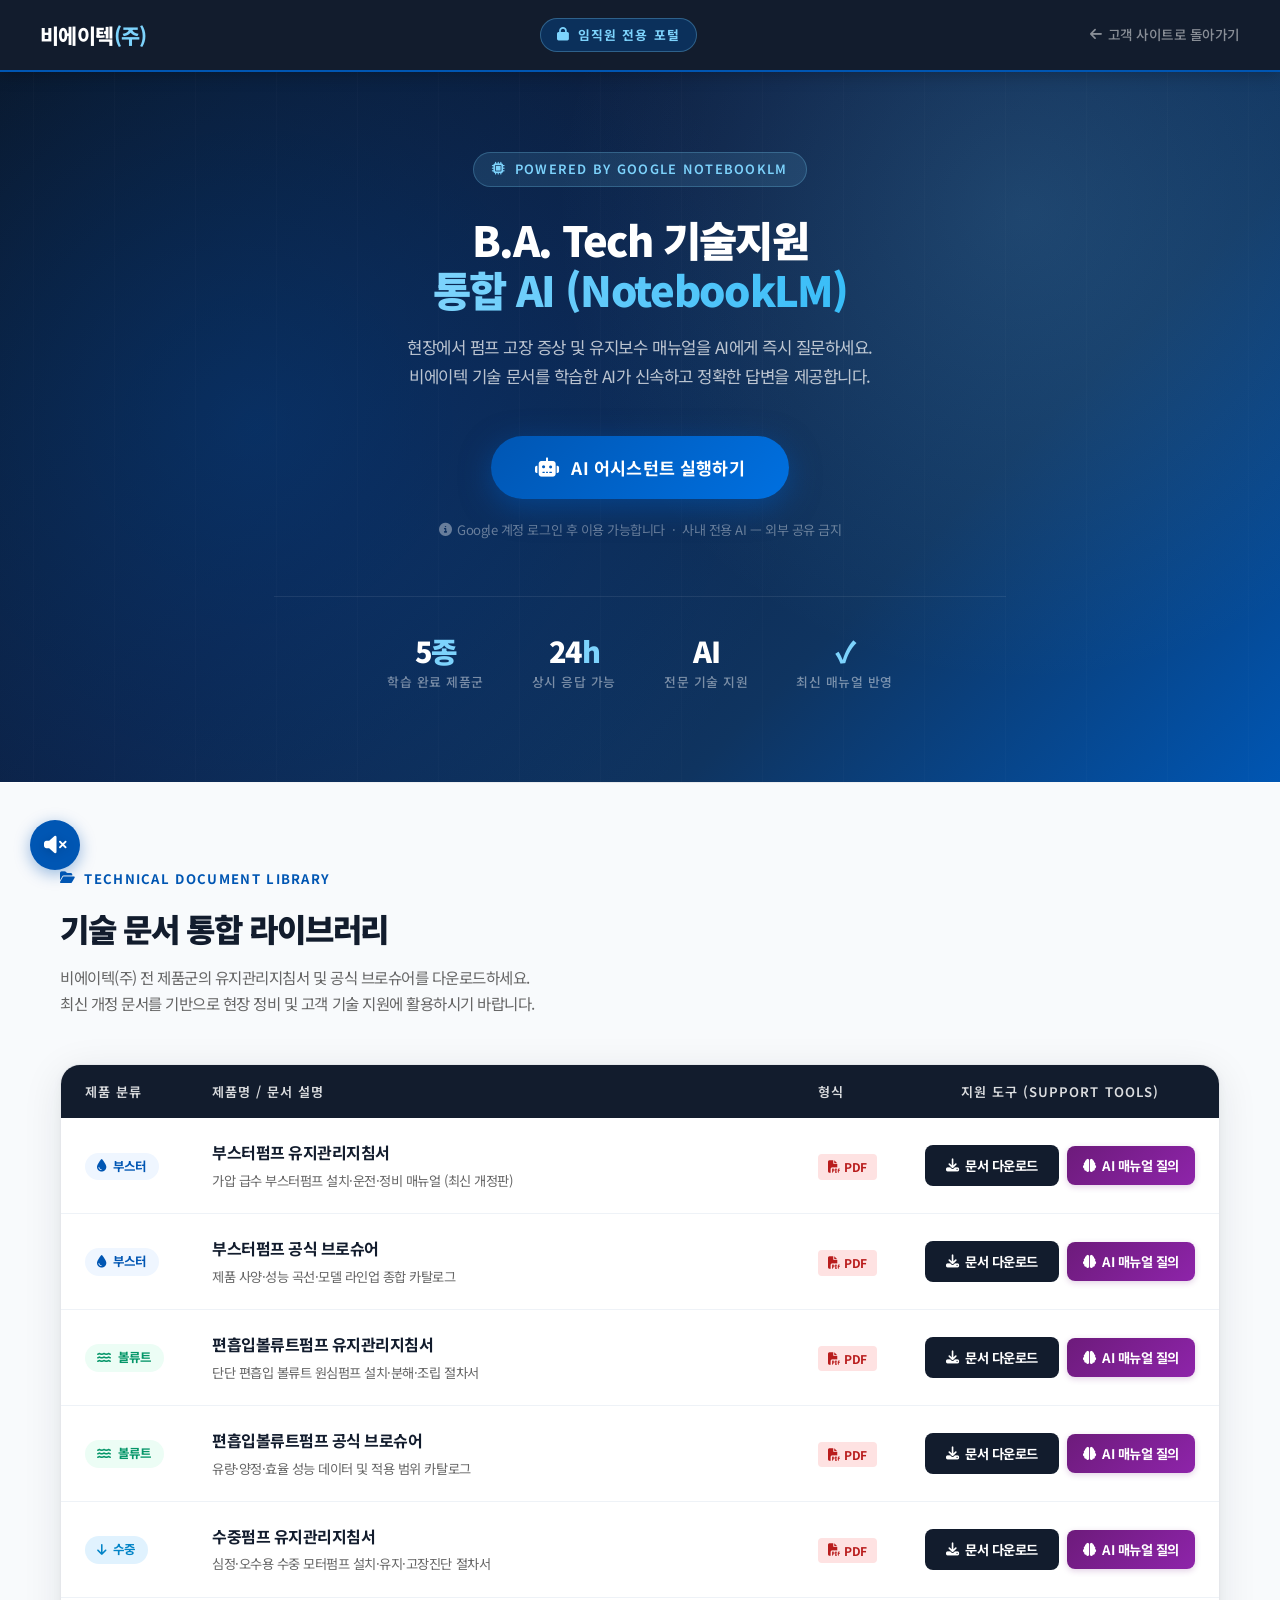
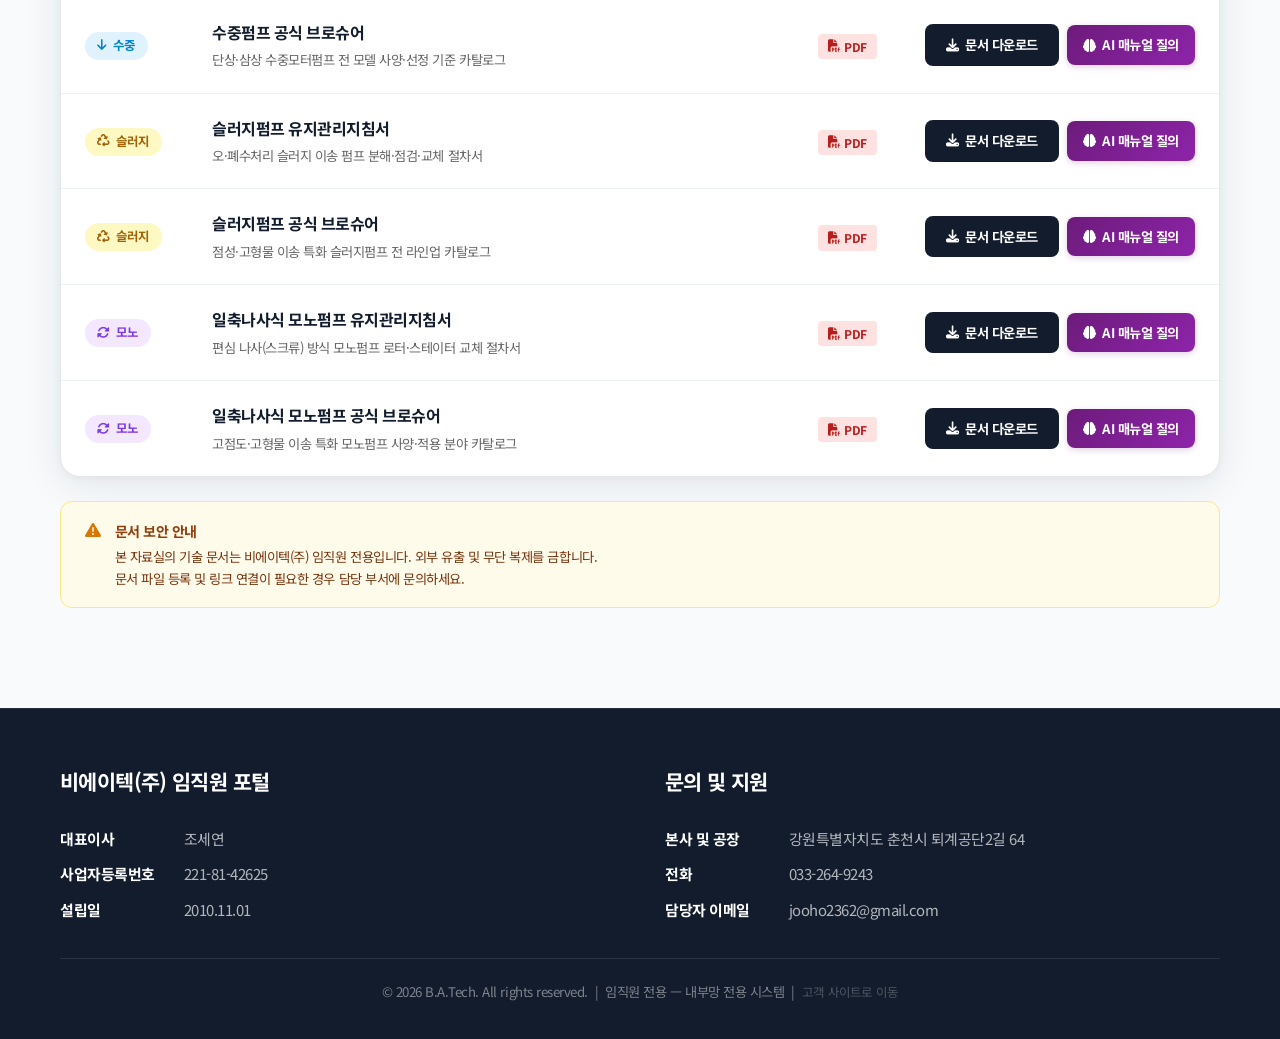
<file: intranet.html>
<!DOCTYPE html>
<html lang="ko">
<head>
    <meta charset="UTF-8">
    <meta name="viewport" content="width=device-width, initial-scale=1.0">
    <title>임직원 전용 포털 — 비에이텍(주)</title>
    <meta name="robots" content="noindex, nofollow">
    <link rel="stylesheet" href="style.css">
    <link rel="stylesheet" href="https://cdnjs.ajax/libs/font-awesome/6.4.0/css/all.min.css">
    <link rel="icon" href="../images/favicon.png">
</head>
<body>

    <!-- ===== 인트라넷 전용 헤더 (GNB 없음) ===== -->
    <header class="intranet-header">
        <div class="intranet-header-inner">
            <a href="intranet.html" class="intranet-logo">
                비에이텍<span>(주)</span>
            </a>
            <div class="intranet-badge">
                <i class="fas fa-lock"></i>
                임직원 전용 포털
            </div>
            <a href="index.html" class="intranet-back-link">
                <i class="fas fa-arrow-left"></i> 고객 사이트로 돌아가기
            </a>
        </div>
    </header>

    <main>

        <!-- ===== AI 기술지원 어시스턴트 배너 ===== -->
        <section class="ai-banner-section">
            <div class="ai-banner-content">

                <div class="ai-banner-eyebrow">
                    <i class="fas fa-microchip"></i>
                    Powered by Google NotebookLM
                </div>

                <h1 class="ai-banner-title">
                    B.A. Tech 기술지원<br>
                    <span>통합 AI (NotebookLM)</span>
                </h1>

                <p class="ai-banner-desc">
                    현장에서 펌프 고장 증상 및 유지보수 매뉴얼을 AI에게 즉시 질문하세요.<br>
                    비에이텍 기술 문서를 학습한 AI가 신속하고 정확한 답변을 제공합니다.
                </p>

                <a
                    id="btn-ai-launch"
                    href="https://notebooklm.google.com/notebook/419a4752-c1b1-4375-976b-a8de492e7019"
                    target="_blank"
                    rel="noopener noreferrer"
                    class="btn-ai-portal"
                >
                    <i class="fas fa-robot"></i>
                    AI 어시스턴트 실행하기
                </a>

                <p class="ai-banner-note">
                    <i class="fas fa-info-circle"></i>
                    Google 계정 로그인 후 이용 가능합니다 &nbsp;·&nbsp; 사내 전용 AI — 외부 공유 금지
                </p>

                <!-- 통계 배지 -->
                <div class="ai-stats-row">
                    <div class="ai-stat-item">
                        <div class="ai-stat-num">5<span>종</span></div>
                        <div class="ai-stat-label">학습 완료 제품군</div>
                    </div>
                    <div class="ai-stat-item">
                        <div class="ai-stat-num">24<span>h</span></div>
                        <div class="ai-stat-label">상시 응답 가능</div>
                    </div>
                    <div class="ai-stat-item">
                        <div class="ai-stat-num">AI<span></span></div>
                        <div class="ai-stat-label">전문 기술 지원</div>
                    </div>
                    <div class="ai-stat-item">
                        <div class="ai-stat-num"><span>✓</span></div>
                        <div class="ai-stat-label">최신 매뉴얼 반영</div>
                    </div>
                </div>

            </div>
        </section>

        <hr class="intranet-section-divider">

        <!-- ===== 기술 문서 통합 라이브러리 ===== -->
        <section class="doc-library-section">
            <div class="container">

                <div class="doc-library-header">
                    <div class="doc-library-eyebrow">
                        <i class="fas fa-folder-open"></i>
                        Technical Document Library
                    </div>
                    <h2 class="doc-library-title">기술 문서 통합 라이브러리</h2>
                    <p class="doc-library-desc">
                        비에이텍(주) 전 제품군의 유지관리지침서 및 공식 브로슈어를 다운로드하세요.<br>
                        최신 개정 문서를 기반으로 현장 정비 및 고객 기술 지원에 활용하시기 바랍니다.
                    </p>
                </div>

                <div class="doc-table-wrapper">
                    <table class="doc-table">
                        <thead>
                            <tr>
                                <th style="width:110px;">제품 분류</th>
                                <th>제품명 / 문서 설명</th>
                                <th style="width:90px;">형식</th>
                                <th style="width:280px; text-align:center;">지원 도구 (Support Tools)</th>
                            </tr>
                        </thead>
                        <tbody>

                            <!-- 부스터펌프 -->
                            <tr>
                                <td>
                                    <span class="doc-category-tag">
                                        <i class="fas fa-tint"></i> 부스터
                                    </span>
                                </td>
                                <td>
                                    <div class="doc-name">부스터펌프 유지관리지침서</div>
                                    <div class="doc-sub">가압 급수 부스터펌프 설치·운전·정비 매뉴얼 (최신 개정판)</div>
                                </td>
                                <td>
                                    <span class="doc-type-badge pdf">
                                        <i class="fas fa-file-pdf"></i> PDF
                                    </span>
                                </td>
                                <td class="doc-dl-cell">
                                    <div class="doc-btn-group">
                                        <a href="#" class="btn-doc-dl" download>
                                            <i class="fas fa-download"></i> 문서 다운로드
                                        </a>
                                        <a href="javascript:void(0)" class="btn-doc-ai" onclick="openBBA_AI('booster')">
                                            <i class="fas fa-brain"></i> AI 매뉴얼 질의
                                        </a>
                                    </div>
                                </td>
                            </tr>
                            <tr>
                                <td>
                                    <span class="doc-category-tag">
                                        <i class="fas fa-tint"></i> 부스터
                                    </span>
                                </td>
                                <td>
                                    <div class="doc-name">부스터펌프 공식 브로슈어</div>
                                    <div class="doc-sub">제품 사양·성능 곡선·모델 라인업 종합 카탈로그</div>
                                </td>
                                <td>
                                    <span class="doc-type-badge pdf">
                                        <i class="fas fa-file-pdf"></i> PDF
                                    </span>
                                </td>
                                <td class="doc-dl-cell">
                                    <div class="doc-btn-group">
                                        <a href="#" class="btn-doc-dl" download>
                                            <i class="fas fa-download"></i> 문서 다운로드
                                        </a>
                                        <a href="javascript:void(0)" class="btn-doc-ai" onclick="openBBA_AI('booster')">
                                            <i class="fas fa-brain"></i> AI 매뉴얼 질의
                                        </a>
                                    </div>
                                </td>
                            </tr>

                            <!-- 편흡입볼류트펌프 -->
                            <tr>
                                <td>
                                    <span class="doc-category-tag" style="background:#ecfdf5; color:#059669;">
                                        <i class="fas fa-water"></i> 볼류트
                                    </span>
                                </td>
                                <td>
                                    <div class="doc-name">편흡입볼류트펌프 유지관리지침서</div>
                                    <div class="doc-sub">단단 편흡입 볼류트 원심펌프 설치·분해·조립 절차서</div>
                                </td>
                                <td>
                                    <span class="doc-type-badge pdf">
                                        <i class="fas fa-file-pdf"></i> PDF
                                    </span>
                                </td>
                                <td class="doc-dl-cell">
                                    <div class="doc-btn-group">
                                        <a href="#" class="btn-doc-dl" download>
                                            <i class="fas fa-download"></i> 문서 다운로드
                                        </a>
                                        <a href="javascript:void(0)" class="btn-doc-ai" onclick="openBBA_AI('volute')">
                                            <i class="fas fa-brain"></i> AI 매뉴얼 질의
                                        </a>
                                    </div>
                                </td>
                            </tr>
                            <tr>
                                <td>
                                    <span class="doc-category-tag" style="background:#ecfdf5; color:#059669;">
                                        <i class="fas fa-water"></i> 볼류트
                                    </span>
                                </td>
                                <td>
                                    <div class="doc-name">편흡입볼류트펌프 공식 브로슈어</div>
                                    <div class="doc-sub">유량·양정·효율 성능 데이터 및 적용 범위 카탈로그</div>
                                </td>
                                <td>
                                    <span class="doc-type-badge pdf">
                                        <i class="fas fa-file-pdf"></i> PDF
                                    </span>
                                </td>
                                <td class="doc-dl-cell">
                                    <div class="doc-btn-group">
                                        <a href="#" class="btn-doc-dl" download>
                                            <i class="fas fa-download"></i> 문서 다운로드
                                        </a>
                                        <a href="javascript:void(0)" class="btn-doc-ai" onclick="openBBA_AI('volute')">
                                            <i class="fas fa-brain"></i> AI 매뉴얼 질의
                                        </a>
                                    </div>
                                </td>
                            </tr>

                            <!-- 수중펌프 -->
                            <tr>
                                <td>
                                    <span class="doc-category-tag" style="background:#e0f2fe; color:#0284c7;">
                                        <i class="fas fa-arrow-down"></i> 수중
                                    </span>
                                </td>
                                <td>
                                    <div class="doc-name">수중펌프 유지관리지침서</div>
                                    <div class="doc-sub">심정·오수용 수중 모터펌프 설치·유지·고장진단 절차서</div>
                                </td>
                                <td>
                                    <span class="doc-type-badge pdf">
                                        <i class="fas fa-file-pdf"></i> PDF
                                    </span>
                                </td>
                                <td class="doc-dl-cell">
                                    <div class="doc-btn-group">
                                        <a href="#" class="btn-doc-dl" download>
                                            <i class="fas fa-download"></i> 문서 다운로드
                                        </a>
                                        <a href="javascript:void(0)" class="btn-doc-ai" onclick="openBBA_AI('submersible')">
                                            <i class="fas fa-brain"></i> AI 매뉴얼 질의
                                        </a>
                                    </div>
                                </td>
                            </tr>
                            <tr>
                                <td>
                                    <span class="doc-category-tag" style="background:#e0f2fe; color:#0284c7;">
                                        <i class="fas fa-arrow-down"></i> 수중
                                    </span>
                                </td>
                                <td>
                                    <div class="doc-name">수중펌프 공식 브로슈어</div>
                                    <div class="doc-sub">단상·삼상 수중모터펌프 전 모델 사양·선정 기준 카탈로그</div>
                                </td>
                                <td>
                                    <span class="doc-type-badge pdf">
                                        <i class="fas fa-file-pdf"></i> PDF
                                    </span>
                                </td>
                                <td class="doc-dl-cell">
                                    <div class="doc-btn-group">
                                        <a href="#" class="btn-doc-dl" download>
                                            <i class="fas fa-download"></i> 문서 다운로드
                                        </a>
                                        <a href="javascript:void(0)" class="btn-doc-ai" onclick="openBBA_AI('submersible')">
                                            <i class="fas fa-brain"></i> AI 매뉴얼 질의
                                        </a>
                                    </div>
                                </td>
                            </tr>

                            <!-- 슬러지펌프 -->
                            <tr>
                                <td>
                                    <span class="doc-category-tag" style="background:#fef9c3; color:#a16207;">
                                        <i class="fas fa-recycle"></i> 슬러지
                                    </span>
                                </td>
                                <td>
                                    <div class="doc-name">슬러지펌프 유지관리지침서</div>
                                    <div class="doc-sub">오·폐수처리 슬러지 이송 펌프 분해·점검·교체 절차서</div>
                                </td>
                                <td>
                                    <span class="doc-type-badge pdf">
                                        <i class="fas fa-file-pdf"></i> PDF
                                    </span>
                                </td>
                                <td class="doc-dl-cell">
                                    <div class="doc-btn-group">
                                        <a href="#" class="btn-doc-dl" download>
                                            <i class="fas fa-download"></i> 문서 다운로드
                                        </a>
                                        <a href="javascript:void(0)" class="btn-doc-ai" onclick="openBBA_AI('sludge')">
                                            <i class="fas fa-brain"></i> AI 매뉴얼 질의
                                        </a>
                                    </div>
                                </td>
                            </tr>
                            <tr>
                                <td>
                                    <span class="doc-category-tag" style="background:#fef9c3; color:#a16207;">
                                        <i class="fas fa-recycle"></i> 슬러지
                                    </span>
                                </td>
                                <td>
                                    <div class="doc-name">슬러지펌프 공식 브로슈어</div>
                                    <div class="doc-sub">점성·고형물 이송 특화 슬러지펌프 전 라인업 카탈로그</div>
                                </td>
                                <td>
                                    <span class="doc-type-badge pdf">
                                        <i class="fas fa-file-pdf"></i> PDF
                                    </span>
                                </td>
                                <td class="doc-dl-cell">
                                    <div class="doc-btn-group">
                                        <a href="#" class="btn-doc-dl" download>
                                            <i class="fas fa-download"></i> 문서 다운로드
                                        </a>
                                        <a href="javascript:void(0)" class="btn-doc-ai" onclick="openBBA_AI('sludge')">
                                            <i class="fas fa-brain"></i> AI 매뉴얼 질의
                                        </a>
                                    </div>
                                </td>
                            </tr>

                            <!-- 일축나사식 모노펌프 -->
                            <tr>
                                <td>
                                    <span class="doc-category-tag" style="background:#f3e8ff; color:#7c3aed;">
                                        <i class="fas fa-sync-alt"></i> 모노
                                    </span>
                                </td>
                                <td>
                                    <div class="doc-name">일축나사식 모노펌프 유지관리지침서</div>
                                    <div class="doc-sub">편심 나사(스크류) 방식 모노펌프 로터·스테이터 교체 절차서</div>
                                </td>
                                <td>
                                    <span class="doc-type-badge pdf">
                                        <i class="fas fa-file-pdf"></i> PDF
                                    </span>
                                </td>
                                <td class="doc-dl-cell">
                                    <div class="doc-btn-group">
                                        <a href="#" class="btn-doc-dl" download>
                                            <i class="fas fa-download"></i> 문서 다운로드
                                        </a>
                                        <a href="javascript:void(0)" class="btn-doc-ai" onclick="openBBA_AI('mono')">
                                            <i class="fas fa-brain"></i> AI 매뉴얼 질의
                                        </a>
                                    </div>
                                </td>
                            </tr>
                            <tr>
                                <td>
                                    <span class="doc-category-tag" style="background:#f3e8ff; color:#7c3aed;">
                                        <i class="fas fa-sync-alt"></i> 모노
                                    </span>
                                </td>
                                <td>
                                    <div class="doc-name">일축나사식 모노펌프 공식 브로슈어</div>
                                    <div class="doc-sub">고점도·고형물 이송 특화 모노펌프 사양·적용 분야 카탈로그</div>
                                </td>
                                <td>
                                    <span class="doc-type-badge pdf">
                                        <i class="fas fa-file-pdf"></i> PDF
                                    </span>
                                </td>
                                <td class="doc-dl-cell">
                                    <div class="doc-btn-group">
                                        <a href="#" class="btn-doc-dl" download>
                                            <i class="fas fa-download"></i> 문서 다운로드
                                        </a>
                                        <a href="javascript:void(0)" class="btn-doc-ai" onclick="openBBA_AI('mono')">
                                            <i class="fas fa-brain"></i> AI 매뉴얼 질의
                                        </a>
                                    </div>
                                </td>
                            </tr>

                        </tbody>
                    </table>
                </div>

                <!-- 안내 메시지 -->
                <div style="margin-top: 24px; padding: 18px 24px; background: #fffbeb; border-radius: 12px; border: 1px solid #fde68a; display: flex; align-items: flex-start; gap: 14px;">
                    <i class="fas fa-exclamation-triangle" style="color: #d97706; margin-top: 2px; flex-shrink: 0;"></i>
                    <div>
                        <p style="font-size: 0.88rem; font-weight: 700; color: #92400e; margin-bottom: 4px;">문서 보안 안내</p>
                        <p style="font-size: 0.83rem; color: #78350f; line-height: 1.6;">
                            본 자료실의 기술 문서는 비에이텍(주) 임직원 전용입니다. 외부 유출 및 무단 복제를 금합니다.<br>
                            문서 파일 등록 및 링크 연결이 필요한 경우 담당 부서에 문의하세요.
                        </p>
                    </div>
                </div>

            </div>
        </section>

    </main>

    <!-- ===== 인트라넷 전용 푸터 ===== -->
    <footer class="footer">
        <div class="container">
            <div class="footer-info">
                <div class="footer-col">
                    <h2>비에이텍(주) 임직원 포털</h2>
                    <p><strong>대표이사</strong> 조세연</p>
                    <p><strong>사업자등록번호</strong> 221-81-42625</p>
                    <p><strong>설립일</strong> 2010.11.01</p>
                </div>
                <div class="footer-col">
                    <h2>문의 및 지원</h2>
                    <p><strong>본사 및 공장</strong> 강원특별자치도 춘천시 퇴계공단2길 64</p>
                    <p><strong>전화</strong> 033-264-9243</p>
                    <p><strong>담당자 이메일</strong> jooho2362@gmail.com</p>
                </div>
            </div>
            <div class="copyright-bar">
                <p>&copy; 2026 B.A.Tech. All rights reserved. &nbsp;|&nbsp; 임직원 전용 — 내부망 전용 시스템 &nbsp;|&nbsp; <a href="index.html" class="intranet-link">고객 사이트로 이동</a></p>
            </div>
        </div>
    </footer>

    <!-- BGM 플로팅 플레이어 -->
    <button id="bgm-toggle-btn" aria-label="BGM 재생/정지">
        <i class="fas fa-volume-mute"></i>
    </button>
    <audio id="bgm-audio" src="../audio/site_bgm.mp3" loop preload="none"></audio>

    <!-- BBA AI 챗봇 모달 -->
    <div id="bba-ai-modal" class="bba-ai-container">
        <div class="bba-ai-header">
            <div class="bba-ai-title">
                <i class="fas fa-brain"></i> BTech AI 기술지원 어시스턴트
            </div>
            <button class="bba-ai-close" id="bba-ai-close-btn">&times;</button>
        </div>
        <div class="bba-ai-messages" id="bba-ai-messages-box">
            <div class="bba-ai-msg bba-ai-msg-bot">
                안녕하세요! 비에이텍 기술지원 AI 어시스턴트입니다. 현장에서 발생하는 펌프의 고장 증상이나 유지보수 절차에 대해 아래의 추천 질문을 선택하여 해결 방법을 상담받으세요.
            </div>
            
            <!-- 추천 질문 칩 영역 -->
            <div class="bba-ai-chips-wrap" id="bba-ai-chips-wrap">
                <button type="button" class="bba-ai-chip" data-index="1">Q. 모노펌프 토출 압력이 갑자기 떨어집니다.</button>
                <button type="button" class="bba-ai-chip" data-index="2">Q. 가동 중 심한 진동과 소음이 발생합니다.</button>
                <button type="button" class="bba-ai-chip" data-index="3">Q. 로터와 스테이터 권장 교체 주기는?</button>
            </div>
        </div>
        <div class="bba-ai-input-form">
            <input type="text" class="bba-ai-input" placeholder="추천 질문 칩을 선택해 주세요..." readonly>
            <button type="button" class="bba-ai-submit-btn" disabled style="opacity: 0.5; cursor: default;">전송</button>
        </div>
    </div>

    <script src="script.js"></script>
</body>
</html>
</file>
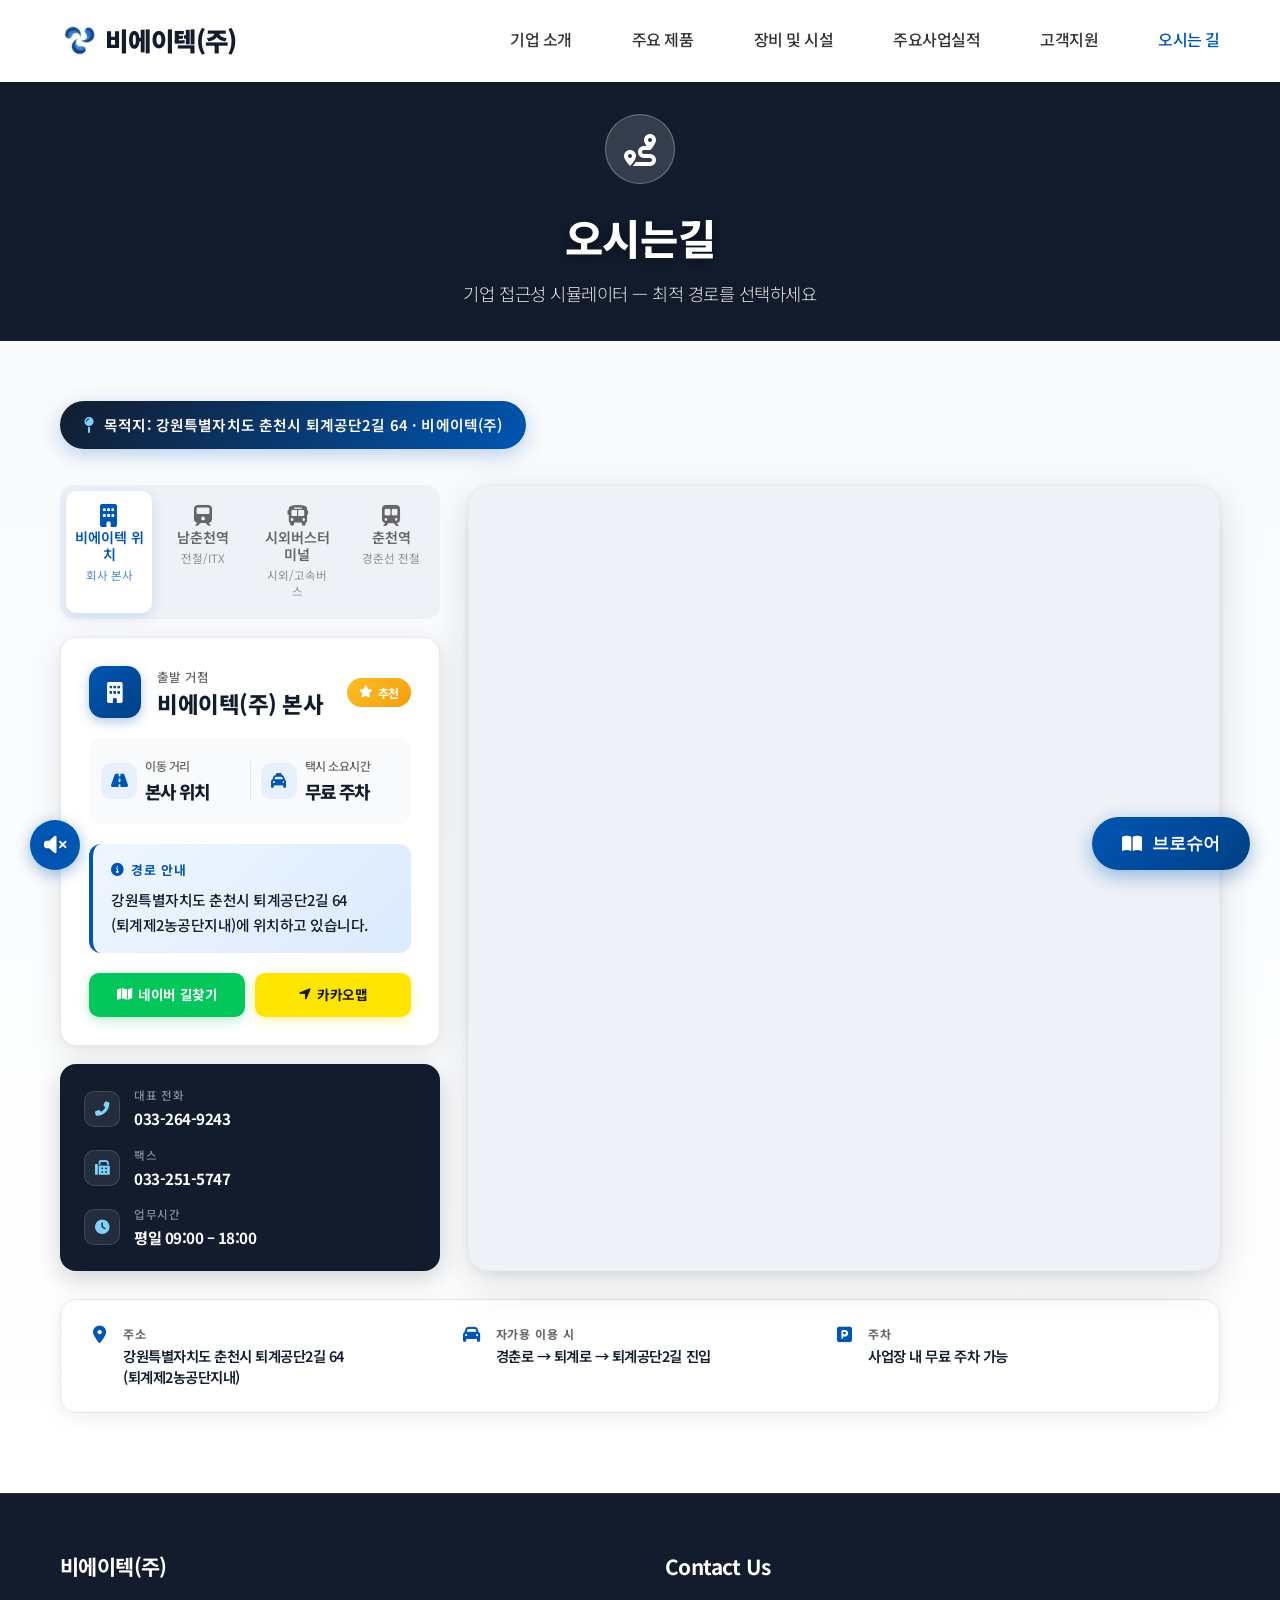
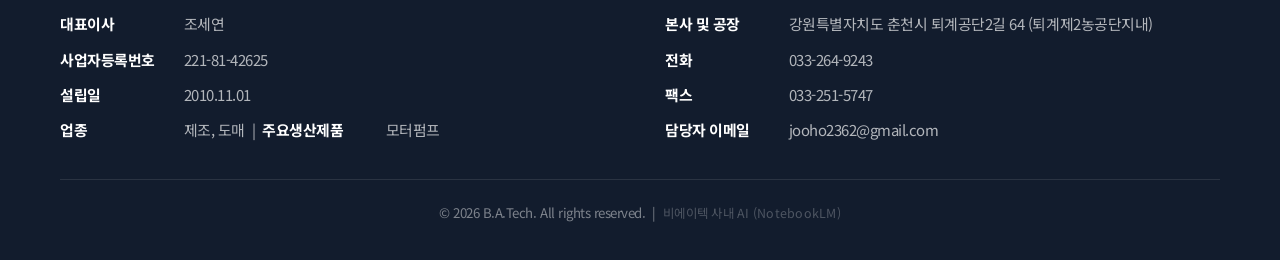
<file: map.html>
<!DOCTYPE html>
<html lang="ko">
<head>
    <meta charset="UTF-8">
    <meta name="viewport" content="width=device-width, initial-scale=1.0">
    <title>오시는길 - 비에이텍(주)</title>
    <meta name="description" content="비에이텍(주) 찾아오시는 길 안내. 강원특별자치도 춘천시 퇴계공단2길 64. 남춘천역, 춘천역, 시외버스터미널에서의 경로를 안내해드립니다.">
    <link rel="stylesheet" href="style.css">
    <link rel="stylesheet" href="https://cdnjs.cloudflare.com/ajax/libs/font-awesome/6.4.0/css/all.min.css">
    <link rel="icon" href="../images/favicon.png">
</head>
<body>
    <header class="header">
        <div class="container header-container">
            <div class="logo">
                <a href="index.html">
                    <img src="../images/batech_logo.png" alt="비에이텍 로고 아이콘" style="height: 30px; vertical-align: middle; margin-right: 8px;">
                    비에이텍(주)
                </a>
            </div>
            <nav class="gnb">
                <ul>
                    <li class="has-dropdown">
                        <a href="intro.html">기업 소개</a>
                        <ul class="dropdown">
                            <li><a href="intro.html#overview">회사개요</a></li>
                            <li><a href="intro.html#organization">조직도</a></li>
                            <li><a href="intro.html#certification">인증현황</a></li>
                            <li><a href="intro.html#tab-esg">ESG 지역상생</a></li>
                        </ul>
                    </li>
                    <li><a href="product.html">주요 제품</a></li>
                    <li class="has-dropdown">
                        <a href="equipment.html">장비 및 시설</a>
                        <ul class="dropdown">
                            <li><a href="equipment.html#factory">주요 시설</a></li>
                            <li><a href="equipment.html#equipment">보유 장비</a></li>
                        </ul>
                    </li>
                    <li class="has-dropdown">
                        <a href="reference.html">주요사업실적</a>
                        <ul class="dropdown">
                            <li><a href="reference.html#tab-list">실적 리스트</a></li>
                            <li><a href="reference.html#tab-gallery">현장 적용 사례</a></li>
                            <li><a href="reference.html#tab-analytics">비즈니스 데이터</a></li>
                        </ul>
                    </li>
                    <li class="has-dropdown">
                        <a href="support.html">고객지원</a>
                        <ul class="dropdown">
                            <li><a href="support.html#tab-inquiry">문의하기</a></li>
                            <li><a href="support.html#tab-library">기술 문서 라이브러리</a></li>
                            <li><a href="support.html#tab-sharing">긴급 펌프 쉐어링</a></li>
                        </ul>
                    </li>
                    <li><a href="map.html" style="color:var(--primary-blue)">오시는 길</a></li>
                </ul>
            </nav>
            <div class="hamburger">
                <span></span><span></span><span></span>
            </div>
        </div>
    </header>

    <main>
        <!-- Page Header -->
        <div class="page-header" style="background-image: url('https://images.unsplash.com/photo-1524661135-423995f22d0b?ixlib=rb-4.0.3&auto=format&fit=crop&w=1920&q=80');">
            <i class="fas fa-route"></i>
            <h1>오시는길</h1>
            <p>기업 접근성 시뮬레이터 — 최적 경로를 선택하세요</p>
        </div>

        <!-- ===== Interactive Route Guide Section ===== -->
        <section class="section route-guide-section">
            <div class="container">

                <!-- 목적지 헤더 배지 -->
                <div class="destination-badge">
                    <i class="fas fa-map-pin"></i>
                    <span>목적지: 강원특별자치도 춘천시 퇴계공단2길 64 · 비에이텍(주)</span>
                </div>

                <!-- 메인 2-패널 레이아웃 -->
                <div class="route-container">

                    <!-- 좌측: 경로 선택 패널 -->
                    <div class="route-panel">

                        <!-- 탭 메뉴 -->
                        <div class="route-tabs" role="tablist">
                            <button class="route-tab-btn active" data-route="location" role="tab" id="tab-location">
                                <i class="fas fa-building"></i>
                                <span>비에이텍 위치</span>
                                <small>회사 본사</small>
                            </button>
                            <button class="route-tab-btn" data-route="namchuncheon" role="tab" id="tab-namchuncheon">
                                <i class="fas fa-train"></i>
                                <span>남춘천역</span>
                                <small>전철/ITX</small>
                            </button>
                            <button class="route-tab-btn" data-route="terminal" role="tab" id="tab-terminal">
                                <i class="fas fa-bus"></i>
                                <span>시외버스터미널</span>
                                <small>시외/고속버스</small>
                            </button>
                            <button class="route-tab-btn" data-route="chuncheon" role="tab" id="tab-chuncheon">
                                <i class="fas fa-train-subway"></i>
                                <span>춘천역</span>
                                <small>경춘선 전철</small>
                            </button>
                        </div>

                        <!-- 정보 카드 -->
                        <div class="route-info-card">
                            <!-- 카드 헤더 -->
                            <div class="route-card-header">
                                <div class="route-card-icon">
                                    <i id="route-icon" class="fas fa-train"></i>
                                </div>
                                <div>
                                    <p class="route-card-label">출발 거점</p>
                                    <h3 id="route-start-name" class="route-card-title">남춘천역</h3>
                                </div>
                                <div class="route-card-badge">
                                    <i class="fas fa-star"></i> 추천
                                </div>
                            </div>

                            <!-- 핵심 지표 (거리 / 소요시간) -->
                            <div class="route-metrics">
                                <div class="metric-item">
                                    <div class="metric-icon">
                                        <i class="fas fa-road"></i>
                                    </div>
                                    <div>
                                        <p class="metric-label">이동 거리</p>
                                        <p id="route-distance" class="metric-value">3.8 km</p>
                                    </div>
                                </div>
                                <div class="metric-divider"></div>
                                <div class="metric-item">
                                    <div class="metric-icon">
                                        <i class="fas fa-taxi"></i>
                                    </div>
                                    <div>
                                        <p class="metric-label">택시 소요시간</p>
                                        <p id="route-taxi" class="metric-value">약 10분</p>
                                    </div>
                                </div>
                            </div>

                            <!-- 상세 경로 안내 -->
                            <div class="route-guide-detail">
                                <div class="guide-label">
                                    <i class="fas fa-info-circle"></i> 경로 안내
                                </div>
                                <p id="route-guide-text" class="guide-text">
                                    남춘천역 2번 출구 이용 / 퇴계공단 방면 시내버스 탑승 (환승 불필요)
                                </p>
                            </div>

                            <!-- 빠른 길찾기 버튼 -->
                            <div class="route-external-btns">
                                <a id="naver-route-link"
                                   href="https://map.naver.com/v5/directions/-/-/transit?c=15,0,0,0,dh"
                                   target="_blank" rel="noopener" class="ext-btn ext-btn-naver">
                                    <i class="fas fa-map"></i> 네이버 길찾기
                                </a>
                                <a id="kakao-route-link"
                                   href="https://map.kakao.com/link/to/비에이텍,37.8489,127.7290"
                                   target="_blank" rel="noopener" class="ext-btn ext-btn-kakao">
                                    <i class="fas fa-location-arrow"></i> 카카오맵
                                </a>
                            </div>
                        </div>

                        <!-- 회사 연락처 카드 -->
                        <div class="contact-quick-card">
                            <div class="contact-quick-row">
                                <i class="fas fa-phone-alt"></i>
                                <div>
                                    <p class="cq-label">대표 전화</p>
                                    <a href="tel:033-264-9243" class="cq-value">033-264-9243</a>
                                </div>
                            </div>
                            <div class="contact-quick-row">
                                <i class="fas fa-fax"></i>
                                <div>
                                    <p class="cq-label">팩스</p>
                                    <p class="cq-value">033-251-5747</p>
                                </div>
                            </div>
                            <div class="contact-quick-row">
                                <i class="fas fa-clock"></i>
                                <div>
                                    <p class="cq-label">업무시간</p>
                                    <p class="cq-value">평일 09:00 – 18:00</p>
                                </div>
                            </div>
                        </div>
                    </div>

                    <!-- 우측: 구글 지도 임베드 -->
                    <div class="route-map-box">
                        <div class="map-loading-overlay" id="map-loading">
                            <div class="map-spinner"></div>
                            <p>지도를 불러오는 중...</p>
                        </div>
                        <iframe
                            id="route-map-iframe"
                            src="https://maps.google.com/maps?q=37.84889,127.72906&t=&z=15&ie=UTF8&iwloc=&output=embed"
                            width="100%"
                            height="100%"
                            style="border:0; display:block; min-height: 520px;"
                            allowfullscreen=""
                            loading="lazy"
                            referrerpolicy="no-referrer-when-downgrade"
                            title="비에이텍 오시는길 지도">
                        </iframe>
                    </div>

                </div><!-- /.route-container -->

                <!-- 주소 전체 안내 바 -->
                <div class="address-info-bar">
                    <div class="address-info-item">
                        <i class="fas fa-map-marker-alt"></i>
                        <div>
                            <span class="addr-label">주소</span>
                            <span class="addr-value">강원특별자치도 춘천시 퇴계공단2길 64 (퇴계제2농공단지내)</span>
                        </div>
                    </div>
                    <div class="address-info-item">
                        <i class="fas fa-car"></i>
                        <div>
                            <span class="addr-label">자가용 이용 시</span>
                            <span class="addr-value">경춘로 → 퇴계로 → 퇴계공단2길 진입</span>
                        </div>
                    </div>
                    <div class="address-info-item">
                        <i class="fas fa-parking"></i>
                        <div>
                            <span class="addr-label">주차</span>
                            <span class="addr-value">사업장 내 무료 주차 가능</span>
                        </div>
                    </div>
                </div>

            </div>
        </section>
    </main>

    <footer class="footer">
        <div class="container">
            <div class="footer-info">
                <div class="footer-col">
                    <h2>비에이텍(주)</h2>
                    <p><strong>대표이사</strong> 조세연</p>
                    <p><strong>사업자등록번호</strong> 221-81-42625</p>
                    <p><strong>설립일</strong> 2010.11.01</p>
                    <p><strong>업종</strong> 제조, 도매 &nbsp;|&nbsp; <strong>주요생산제품</strong> 모터펌프</p>
                </div>
                <div class="footer-col">
                    <h2>Contact Us</h2>
                    <p><strong>본사 및 공장</strong> 강원특별자치도 춘천시 퇴계공단2길 64 (퇴계제2농공단지내)</p>
                    <p><strong>전화</strong> 033-264-9243</p>
                    <p><strong>팩스</strong> 033-251-5747</p>
                    <p><strong>담당자 이메일</strong> jooho2362@gmail.com</p>
                </div>
            </div>
            <div class="copyright-bar">
                <p>&copy; 2026 B.A.Tech. All rights reserved. &nbsp;|&nbsp; <a href="ai_guide.html" class="intranet-link">비에이텍 사내 AI (NotebookLM)</a></p>
            </div>
        </div>
    </footer>

    <!-- 플로팅 브로슈어 버튼 -->
    <button id="open-brochure-btn" class="floating-brochure-btn">
        <i class="fas fa-book-open"></i> 브로슈어
    </button>

    <!-- 3D 브로슈어 모달 -->
    <div id="brochure-modal" class="brochure-modal">
        <span class="brochure-close">&times;</span>
        <div class="brochure-container">
            <div class="page page1">
                <div class="page page2">
                    <div class="page page3">
                        <div class="page page4"></div>
                    </div>
                </div>
            </div>
        </div>
    </div>

    <!-- BGM 플로팅 플레이어 -->
    <button id="bgm-toggle-btn" aria-label="BGM 재생/정지">
        <i class="fas fa-volume-mute"></i>
    </button>
    <audio id="bgm-audio" src="../audio/site_bgm.mp3" loop preload="none"></audio>



    <script src="script.js"></script>
</body>
</html>
</file>
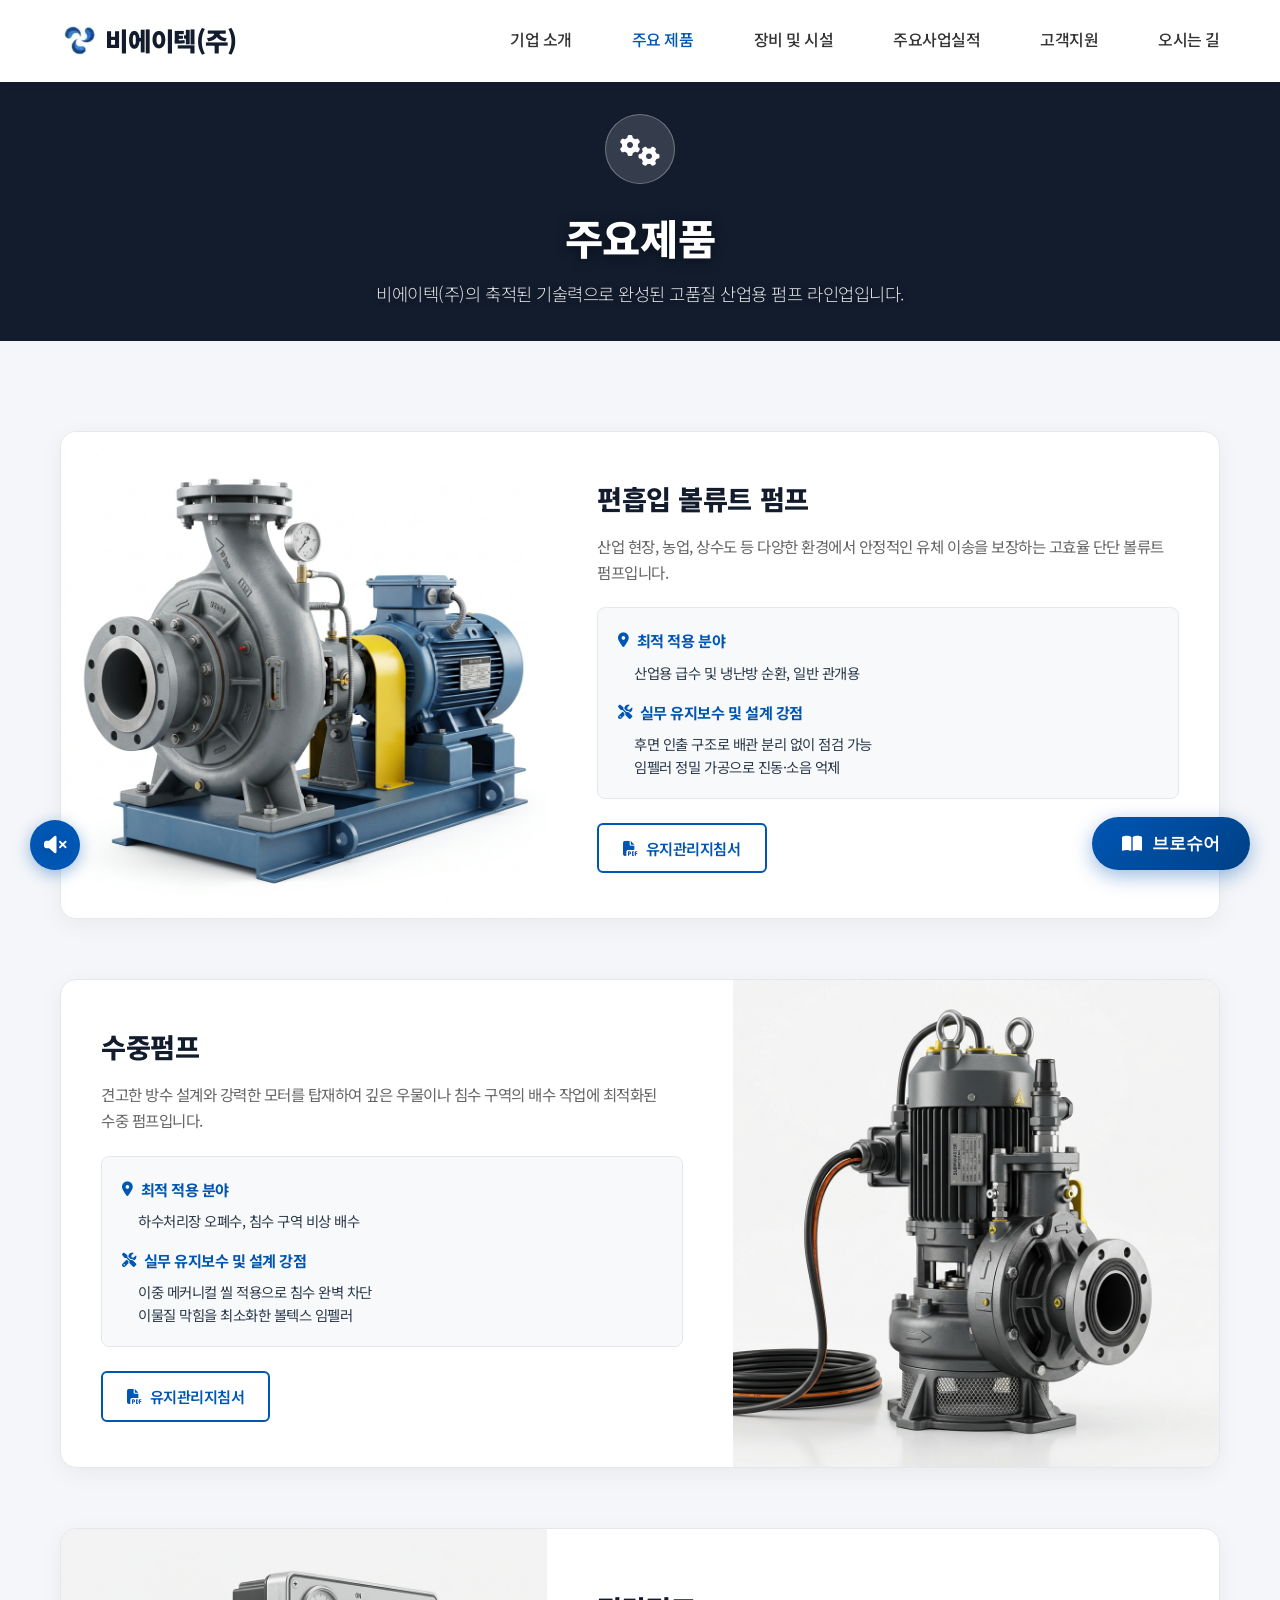
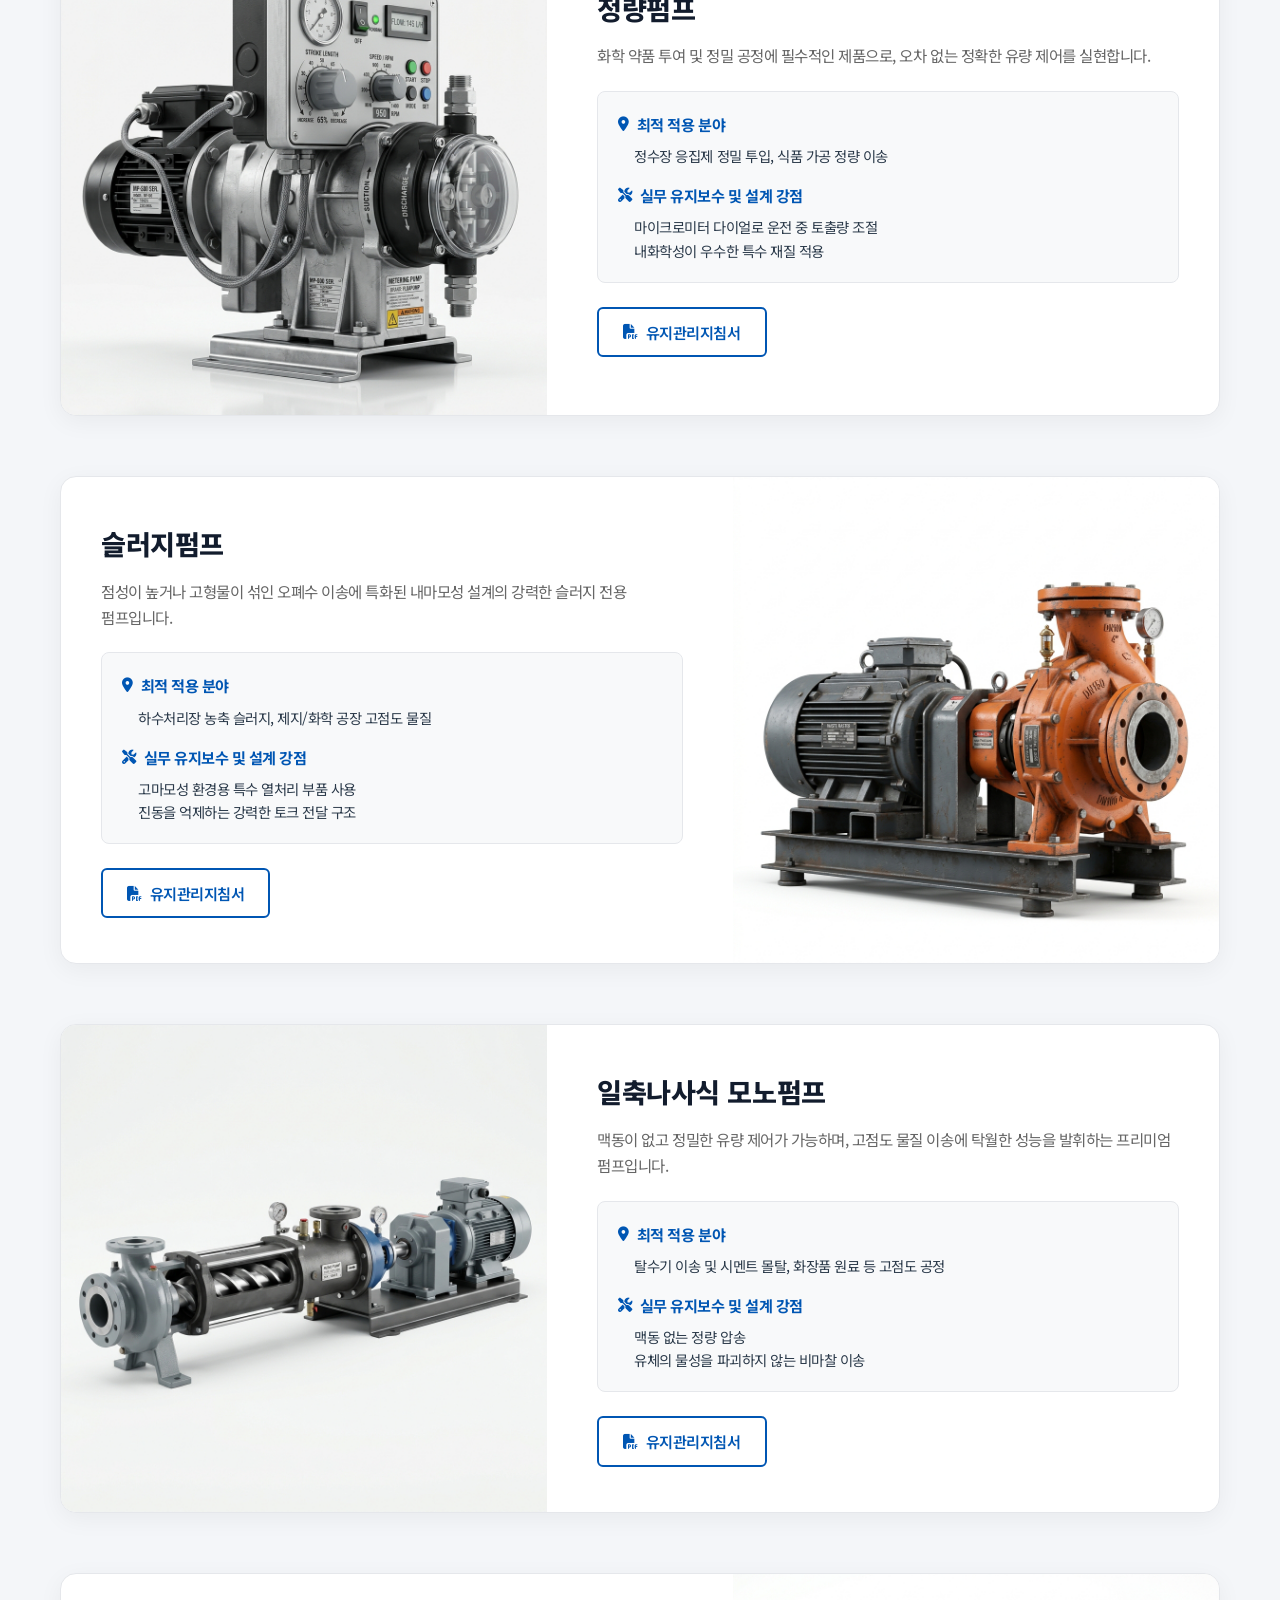
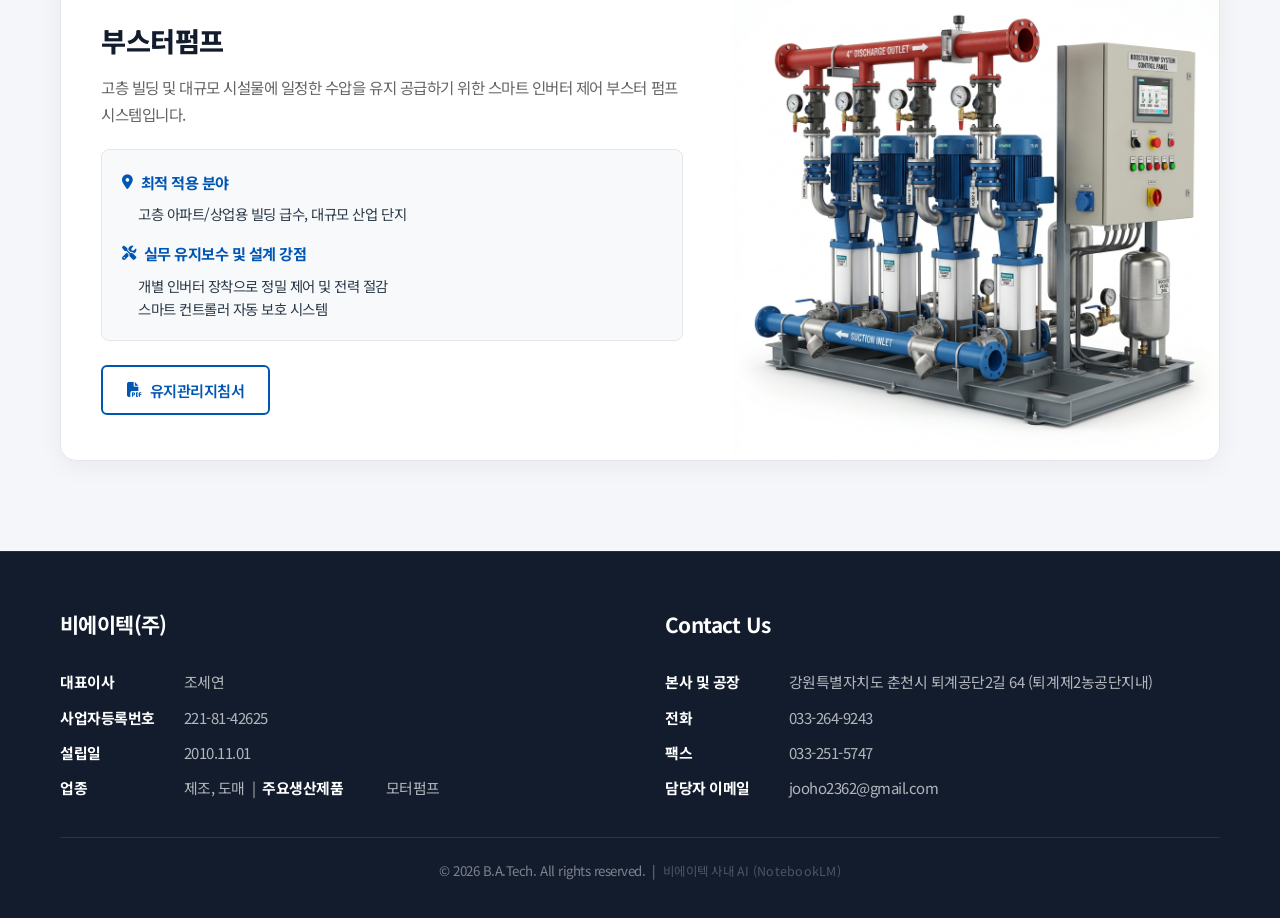
<file: product.html>
<!DOCTYPE html>
<html lang="ko">
<head>
    <meta charset="UTF-8">
    <meta name="viewport" content="width=device-width, initial-scale=1.0">
    <title>주요제품 - 비에이텍(주)</title>
    <link rel="stylesheet" href="style.css">
    <link rel="stylesheet" href="https://cdnjs.cloudflare.com/ajax/libs/font-awesome/6.4.0/css/all.min.css">
    <link rel="icon" href="../images/favicon.png">
</head>
<body>
    <header class="header">
        <div class="container header-container">
            <div class="logo">
                <a href="index.html">
                    <img src="../images/batech_logo.png" alt="비에이텍 로고 아이콘" style="height: 30px; vertical-align: middle; margin-right: 8px;">
                    비에이텍(주)
                </a>
            </div>
            <nav class="gnb">
                <ul>
                    <li class="has-dropdown">
                        <a href="intro.html">기업 소개</a>
                        <ul class="dropdown">
                            <li><a href="intro.html#overview">회사개요</a></li>
                            <li><a href="intro.html#organization">조직도</a></li>
                            <li><a href="intro.html#certification">인증현황</a></li>
                            <li><a href="intro.html#tab-esg">ESG 지역상생</a></li>
                        </ul>
                    </li>
                    <li><a href="product.html" style="color:var(--primary-blue)">주요 제품</a></li>
                    <li class="has-dropdown">
                        <a href="equipment.html">장비 및 시설</a>
                        <ul class="dropdown">
                            <li><a href="equipment.html#factory">주요 시설</a></li>
                            <li><a href="equipment.html#equipment">보유 장비</a></li>
                        </ul>
                    </li>
                    <li class="has-dropdown">
                        <a href="reference.html">주요사업실적</a>
                        <ul class="dropdown">
                            <li><a href="reference.html#tab-list">실적 리스트</a></li>
                            <li><a href="reference.html#tab-gallery">현장 적용 사례</a></li>
                            <li><a href="reference.html#tab-analytics">비즈니스 데이터</a></li>
                        </ul>
                    </li>
                    <li class="has-dropdown">
                        <a href="support.html">고객지원</a>
                        <ul class="dropdown">
                            <li><a href="support.html#tab-inquiry">문의하기</a></li>
                            <li><a href="support.html#tab-library">기술 문서 라이브러리</a></li>
                            <li><a href="support.html#tab-sharing">긴급 펌프 쉐어링</a></li>
                        </ul>
                    </li>
                    <li><a href="map.html">오시는 길</a></li>
                </ul>
            </nav>
            <div class="hamburger">
                <span></span><span></span><span></span>
            </div>
        </div>
    </header>

    <main>
        <div class="page-header" style="background-image: url('https://images.unsplash.com/photo-1581092580497-e0d23cbdf1dc?ixlib=rb-4.0.3&auto=format&fit=crop&w=1920&q=80');">
            <i class="fas fa-cogs"></i>
            <h1>주요제품</h1>
            <p>비에이텍(주)의 축적된 기술력으로 완성된 고품질 산업용 펌프 라인업입니다.</p>
        </div>

        <section class="section bg-light">
            <div class="container">
                <div class="product-showcase-container">

                    <!-- 편흡입 볼류트 펌프 -->
                    <div class="product-showcase">
                        <div class="showcase-img">
                            <img src="../images/volute_pump.png" alt="편흡입 볼류트 펌프">
                        </div>
                        <div class="showcase-text">
                            <h3>편흡입 볼류트 펌프</h3>
                            <p>산업 현장, 농업, 상수도 등 다양한 환경에서 안정적인 유체 이송을 보장하는 고효율 단단 볼류트 펌프입니다.</p>
                            <div class="product-details">
                                <h4 class="detail-title"><i class="fas fa-map-marker-alt"></i> 최적 적용 분야</h4>
                                <ul>
                                    <li>산업용 급수 및 냉난방 순환, 일반 관개용</li>
                                </ul>
                                <h4 class="detail-title"><i class="fas fa-tools"></i> 실무 유지보수 및 설계 강점</h4>
                                <ul>
                                    <li>후면 인출 구조로 배관 분리 없이 점검 가능</li>
                                    <li>임펠러 정밀 가공으로 진동·소음 억제</li>
                                </ul>
                            </div>
                            <a href="../docs/편흡입볼류트펌프 유지관리지침서.pdf" target="_blank" class="btn-outline-blue">
                                <i class="fas fa-file-pdf"></i> 유지관리지침서
                            </a>
                        </div>
                    </div>

                    <!-- 수중펌프 -->
                    <div class="product-showcase reverse">
                        <div class="showcase-img">
                            <img src="../images/submersible_pump.png" alt="수중펌프">
                        </div>
                        <div class="showcase-text">
                            <h3>수중펌프</h3>
                            <p>견고한 방수 설계와 강력한 모터를 탑재하여 깊은 우물이나 침수 구역의 배수 작업에 최적화된 수중 펌프입니다.</p>
                            <div class="product-details">
                                <h4 class="detail-title"><i class="fas fa-map-marker-alt"></i> 최적 적용 분야</h4>
                                <ul>
                                    <li>하수처리장 오폐수, 침수 구역 비상 배수</li>
                                </ul>
                                <h4 class="detail-title"><i class="fas fa-tools"></i> 실무 유지보수 및 설계 강점</h4>
                                <ul>
                                    <li>이중 메커니컬 씰 적용으로 침수 완벽 차단</li>
                                    <li>이물질 막힘을 최소화한 볼텍스 임펠러</li>
                                </ul>
                            </div>
                            <a href="../docs/수중펌프 유지관리지침서.pdf" target="_blank" class="btn-outline-blue">
                                <i class="fas fa-file-pdf"></i> 유지관리지침서
                            </a>
                        </div>
                    </div>

                    <!-- 정량펌프 -->
                    <div class="product-showcase">
                        <div class="showcase-img">
                            <img src="../images/metering_pump.png" alt="정량펌프">
                        </div>
                        <div class="showcase-text">
                            <h3>정량펌프</h3>
                            <p>화학 약품 투여 및 정밀 공정에 필수적인 제품으로, 오차 없는 정확한 유량 제어를 실현합니다.</p>
                            <div class="product-details">
                                <h4 class="detail-title"><i class="fas fa-map-marker-alt"></i> 최적 적용 분야</h4>
                                <ul>
                                    <li>정수장 응집제 정밀 투입, 식품 가공 정량 이송</li>
                                </ul>
                                <h4 class="detail-title"><i class="fas fa-tools"></i> 실무 유지보수 및 설계 강점</h4>
                                <ul>
                                    <li>마이크로미터 다이얼로 운전 중 토출량 조절</li>
                                    <li>내화학성이 우수한 특수 재질 적용</li>
                                </ul>
                            </div>
                            <a href="../docs/정량펌프 유지관리지침서.pdf" target="_blank" class="btn-outline-blue">
                                <i class="fas fa-file-pdf"></i> 유지관리지침서
                            </a>
                        </div>
                    </div>

                    <!-- 슬러지펌프 -->
                    <div class="product-showcase reverse">
                        <div class="showcase-img">
                            <img src="../images/sludge_pump.png" alt="슬러지펌프">
                        </div>
                        <div class="showcase-text">
                            <h3>슬러지펌프</h3>
                            <p>점성이 높거나 고형물이 섞인 오폐수 이송에 특화된 내마모성 설계의 강력한 슬러지 전용 펌프입니다.</p>
                            <div class="product-details">
                                <h4 class="detail-title"><i class="fas fa-map-marker-alt"></i> 최적 적용 분야</h4>
                                <ul>
                                    <li>하수처리장 농축 슬러지, 제지/화학 공장 고점도 물질</li>
                                </ul>
                                <h4 class="detail-title"><i class="fas fa-tools"></i> 실무 유지보수 및 설계 강점</h4>
                                <ul>
                                    <li>고마모성 환경용 특수 열처리 부품 사용</li>
                                    <li>진동을 억제하는 강력한 토크 전달 구조</li>
                                </ul>
                            </div>
                            <a href="../docs/슬러지펌프 유지관리지침서.pdf" target="_blank" class="btn-outline-blue">
                                <i class="fas fa-file-pdf"></i> 유지관리지침서
                            </a>
                        </div>
                    </div>

                    <!-- 일축나사식 모노펌프 -->
                    <div class="product-showcase">
                        <div class="showcase-img">
                            <img src="../images/mono_pump.png" alt="일축나사식 모노펌프">
                        </div>
                        <div class="showcase-text">
                            <h3>일축나사식 모노펌프</h3>
                            <p>맥동이 없고 정밀한 유량 제어가 가능하며, 고점도 물질 이송에 탁월한 성능을 발휘하는 프리미엄 펌프입니다.</p>
                            <div class="product-details">
                                <h4 class="detail-title"><i class="fas fa-map-marker-alt"></i> 최적 적용 분야</h4>
                                <ul>
                                    <li>탈수기 이송 및 시멘트 몰탈, 화장품 원료 등 고점도 공정</li>
                                </ul>
                                <h4 class="detail-title"><i class="fas fa-tools"></i> 실무 유지보수 및 설계 강점</h4>
                                <ul>
                                    <li>맥동 없는 정량 압송</li>
                                    <li>유체의 물성을 파괴하지 않는 비마찰 이송</li>
                                </ul>
                            </div>
                            <a href="../docs/일축나사식 모노펌프 유지관리지침서.pdf" target="_blank" class="btn-outline-blue">
                                <i class="fas fa-file-pdf"></i> 유지관리지침서
                            </a>
                        </div>
                    </div>

                    <!-- 부스터펌프 -->
                    <div class="product-showcase reverse">
                        <div class="showcase-img">
                            <img src="../images/booster_pump.png" alt="부스터펌프">
                        </div>
                        <div class="showcase-text">
                            <h3>부스터펌프</h3>
                            <p>고층 빌딩 및 대규모 시설물에 일정한 수압을 유지 공급하기 위한 스마트 인버터 제어 부스터 펌프 시스템입니다.</p>
                            <div class="product-details">
                                <h4 class="detail-title"><i class="fas fa-map-marker-alt"></i> 최적 적용 분야</h4>
                                <ul>
                                    <li>고층 아파트/상업용 빌딩 급수, 대규모 산업 단지</li>
                                </ul>
                                <h4 class="detail-title"><i class="fas fa-tools"></i> 실무 유지보수 및 설계 강점</h4>
                                <ul>
                                    <li>개별 인버터 장착으로 정밀 제어 및 전력 절감</li>
                                    <li>스마트 컨트롤러 자동 보호 시스템</li>
                                </ul>
                            </div>
                            <a href="../docs/부스터펌프 유지관리지침서.pdf" target="_blank" class="btn-outline-blue">
                                <i class="fas fa-file-pdf"></i> 유지관리지침서
                            </a>
                        </div>
                    </div>

                </div>
            </div>
        </section>
    </main>

    <footer class="footer">
        <div class="container">
            <div class="footer-info">
                <div class="footer-col">
                    <h2>비에이텍(주)</h2>
                    <p><strong>대표이사</strong> 조세연</p>
                    <p><strong>사업자등록번호</strong> 221-81-42625</p>
                    <p><strong>설립일</strong> 2010.11.01</p>
                    <p><strong>업종</strong> 제조, 도매 &nbsp;|&nbsp; <strong>주요생산제품</strong> 모터펌프</p>
                </div>
                <div class="footer-col">
                    <h2>Contact Us</h2>
                    <p><strong>본사 및 공장</strong> 강원특별자치도 춘천시 퇴계공단2길 64 (퇴계제2농공단지내)</p>
                    <p><strong>전화</strong> 033-264-9243</p>
                    <p><strong>팩스</strong> 033-251-5747</p>
                    <p><strong>담당자 이메일</strong> jooho2362@gmail.com</p>
                </div>
            </div>
            <div class="copyright-bar">
                <p>&copy; 2026 B.A.Tech. All rights reserved. &nbsp;|&nbsp; <a href="ai_guide.html" class="intranet-link">비에이텍 사내 AI (NotebookLM)</a></p>
            </div>
        </div>
    </footer>

    <!-- 플로팅 브로슈어 버튼 -->
    <button id="open-brochure-btn" class="floating-brochure-btn">
        <i class="fas fa-book-open"></i> 브로슈어
    </button>

    <!-- 3D 브로슈어 모달 -->
    <div id="brochure-modal" class="brochure-modal">
        <span class="brochure-close">&times;</span>
        <div class="brochure-container">
            <div class="page page1">
                <div class="page page2">
                    <div class="page page3">
                        <div class="page page4"></div>
                    </div>
                </div>
            </div>
        </div>
    </div>

    <!-- BGM 플로팅 플레이어 -->
    <button id="bgm-toggle-btn" aria-label="BGM 재생/정지">
        <i class="fas fa-volume-mute"></i>
    </button>
    <audio id="bgm-audio" src="../audio/site_bgm.mp3" loop preload="none"></audio>



    <script src="script.js"></script>
</body>
</html>
</file>
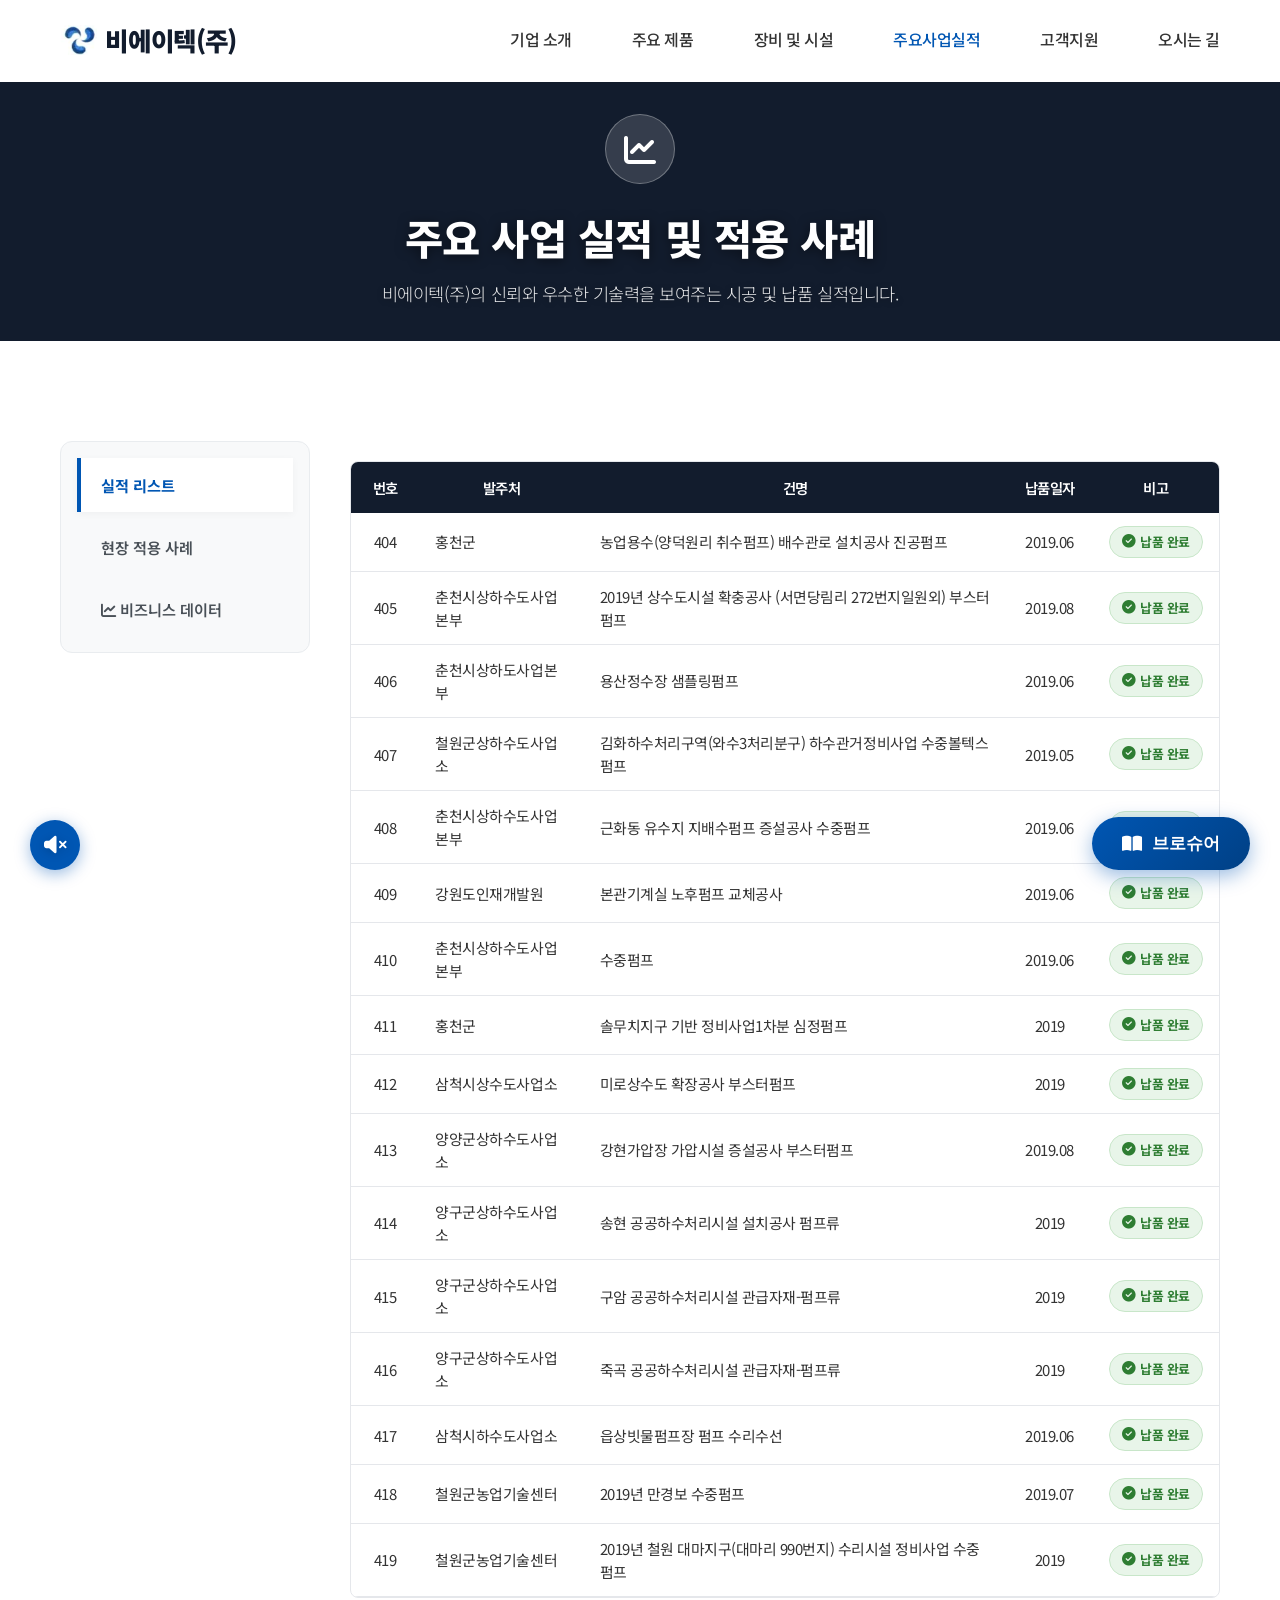
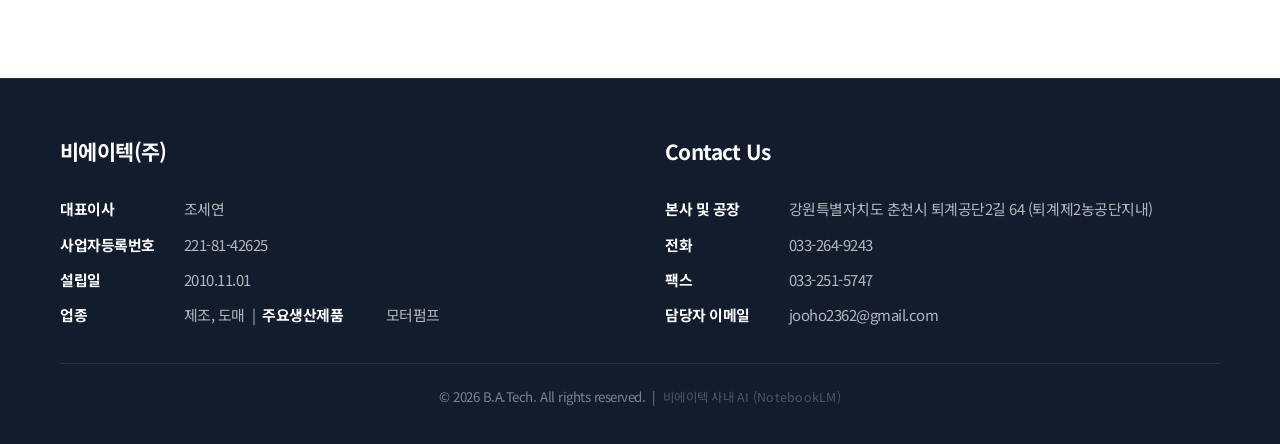
<file: reference.html>
<!DOCTYPE html>
<html lang="ko">
<head>
    <meta charset="UTF-8">
    <meta name="viewport" content="width=device-width, initial-scale=1.0">
    <title>사업 실적 - 비에이텍(주)</title>
    <link rel="stylesheet" href="style.css">
    <link rel="stylesheet" href="https://cdnjs.cloudflare.com/ajax/libs/font-awesome/6.4.0/css/all.min.css">
    <style>
        /* ── 비즈니스 데이터 탭 대시보드 스타일 ── */
        .analytics-dashboard {
            display: flex;
            flex-direction: column;
            gap: 32px;
            margin-top: 20px;
        }
        
        /* KPI 그리드 */
        .kpi-grid {
            display: grid;
            grid-template-columns: repeat(4, 1fr);
            gap: 20px;
        }
        .kpi-card {
            background: #ffffff;
            border: 1px solid var(--border-color, #e2e8f0);
            border-radius: 12px;
            padding: 24px;
            box-shadow: 0 4px 12px rgba(0,0,0,0.02);
            display: flex;
            flex-direction: column;
            gap: 8px;
            transition: transform 0.2s ease, box-shadow 0.2s ease;
        }
        .kpi-card:hover {
            transform: translateY(-2px);
            box-shadow: 0 8px 20px rgba(0,0,0,0.04);
        }
        .kpi-label {
            font-size: 0.88rem;
            color: var(--text-muted, #718096);
            font-weight: 600;
        }
        .kpi-value {
            font-size: 1.8rem;
            font-weight: 800;
            color: var(--primary-dark, #1a202c);
        }
        .kpi-value.trend-up {
            color: #2f855a;
        }
        .kpi-value.trend-up i {
            margin-right: 6px;
            font-size: 1.4rem;
            vertical-align: middle;
        }
        
        /* 차트 그리드 */
        .charts-grid {
            display: grid;
            grid-template-columns: 1fr 1fr;
            gap: 30px;
        }
        .chart-card {
            background: #ffffff;
            border: 1px solid var(--border-color, #e2e8f0);
            border-radius: 12px;
            padding: 28px;
            box-shadow: 0 4px 12px rgba(0,0,0,0.02);
        }
        .chart-card h3 {
            font-size: 1.15rem;
            font-weight: 700;
            color: var(--primary-dark, #1a202c);
            margin-top: 0;
            margin-bottom: 24px;
            display: flex;
            align-items: center;
            gap: 8px;
            border-bottom: 1px solid #edf2f7;
            padding-bottom: 12px;
        }
        .chart-list {
            display: flex;
            flex-direction: column;
            gap: 20px;
        }
        .chart-item {
            display: flex;
            flex-direction: column;
            gap: 8px;
        }
        .chart-label-row {
            display: flex;
            justify-content: space-between;
            font-size: 0.9rem;
            font-weight: 600;
            color: #4a5568;
        }
        .chart-bar-bg {
            background: #edf2f7;
            height: 12px;
            border-radius: 6px;
            overflow: hidden;
            position: relative;
        }
        .chart-bar-fill {
            height: 100%;
            border-radius: 6px;
            width: 0;
            animation: fillBar 1.2s cubic-bezier(0.1, 0.8, 0.3, 1) forwards;
        }
        
        /* Bar chart color variations */
        .bar-blue-1 { background: #0056b3; }
        .bar-blue-2 { background: #0077ff; }
        .bar-blue-3 { background: #3399ff; }
        .bar-blue-4 { background: #66b2ff; }
        .bar-blue-5 { background: #99ccff; }
        
        @keyframes fillBar {
            from { width: 0; }
            to { width: var(--fill-width); }
        }
        
        /* AI Insight Box */
        .ai-insight-box {
            background: #f0f9ff;
            border-left: 4px solid #0284c7;
            border-radius: 0 12px 12px 0;
            padding: 24px 28px;
            box-shadow: 0 4px 12px rgba(2, 132, 199, 0.03);
            display: flex;
            gap: 20px;
            align-items: flex-start;
        }
        .ai-insight-icon {
            font-size: 1.5rem;
            color: #0284c7;
            margin-top: 2px;
        }
        .ai-insight-content h4 {
            font-size: 1.05rem;
            font-weight: 700;
            color: #0369a1;
            margin-top: 0;
            margin-bottom: 8px;
            display: flex;
            align-items: center;
            gap: 6px;
        }
        .ai-insight-desc {
            font-size: 0.95rem;
            color: #334155;
            line-height: 1.8;
            margin: 0;
            word-break: keep-all;
        }

        /* Responsive Layout Adaptations for Business Data */
        @media (max-width: 992px) {
            .kpi-grid {
                grid-template-columns: repeat(2, 1fr);
            }
            .charts-grid {
                grid-template-columns: 1fr;
            }
        }
        @media (max-width: 576px) {
            .kpi-grid {
                grid-template-columns: 1fr;
            }
            .ai-insight-box {
                flex-direction: column;
                gap: 12px;
            }
        }

        /* ── 실적 테이블 스타일 고도화 ── */
        .sales-table-wrapper {
            margin-top: 20px;
        }
        .badge-status {
            color: #2e7d32;
            background-color: #e8f5e9;
            padding: 5px 12px;
            border-radius: 20px;
            font-weight: 700;
            font-size: 0.8rem;
            white-space: nowrap;
            display: inline-flex;
            align-items: center;
            gap: 5px;
            border: 1px solid #c8e6c9;
        }
        .badge-status i {
            font-size: 0.85rem;
        }

        /* ── 현장 적용 사례 갤러리 ── */
        .ref-controls-bar {
            display: flex;
            justify-content: center;
            margin-bottom: 36px;
        }
        .ref-filter-group {
            display: flex;
            gap: 12px;
            background: var(--bg-cool-gray);
            padding: 6px;
            border-radius: 50px;
            border: 1px solid var(--border-color);
        }
        .ref-filter-btn {
            padding: 10px 24px;
            border-radius: 50px;
            border: none;
            background: transparent;
            color: var(--text-muted);
            font-family: inherit;
            font-size: 0.92rem;
            font-weight: 600;
            cursor: pointer;
            transition: all 0.25s ease;
        }
        .ref-filter-btn:hover {
            color: var(--primary-dark);
        }
        .ref-filter-btn.active {
            background: var(--primary-blue);
            color: #ffffff;
            box-shadow: 0 4px 12px rgba(0,86,179,0.25);
        }

        .ref-gallery-grid {
            display: grid;
            grid-template-columns: repeat(auto-fit, minmax(320px, 1fr));
            gap: 30px;
            margin-bottom: 40px;
        }
        .ref-gallery-item {
            background: var(--bg-white);
            border: 1px solid var(--border-color);
            border-radius: 14px;
            overflow: hidden;
            box-shadow: 0 4px 20px rgba(0,0,0,0.04);
            transition: transform 0.35s ease, box-shadow 0.35s ease, opacity 0.4s ease;
            display: flex;
            flex-direction: column;
            opacity: 1;
        }
        .ref-gallery-item.hide {
            display: none;
            opacity: 0;
        }
        .ref-gallery-item:hover {
            transform: translateY(-6px);
            box-shadow: 0 16px 36px rgba(0,86,179,0.08);
        }
        .ref-img-box {
            position: relative;
            height: 240px;
            overflow: hidden;
            background-color: var(--bg-cool-gray);
        }
        .ref-img-box img {
            width: 100%;
            height: 100%;
            object-fit: cover;
            transition: transform 0.5s ease;
        }
        .ref-gallery-item:hover .ref-img-box img {
            transform: scale(1.06);
        }
        .ref-category-tag {
            position: absolute;
            top: 16px;
            left: 16px;
            background: rgba(18, 28, 45, 0.85);
            color: #ffffff;
            padding: 5px 12px;
            font-size: 0.78rem;
            font-weight: 700;
            border-radius: 6px;
            backdrop-filter: blur(4px);
        }
        .ref-info {
            padding: 24px;
            display: flex;
            flex-direction: column;
            flex: 1;
        }
        .ref-info h3 {
            font-size: 1.22rem;
            font-weight: 800;
            color: var(--primary-dark);
            margin-bottom: 12px;
        }
        .ref-desc {
            font-size: 0.9rem;
            color: var(--text-muted);
            line-height: 1.6;
            margin-bottom: 20px;
            flex: 1;
        }
        .ref-meta {
            display: flex;
            justify-content: space-between;
            align-items: center;
            border-top: 1px solid var(--border-color);
            padding-top: 16px;
            font-size: 0.83rem;
            color: var(--text-muted);
            font-weight: 500;
        }
        .ref-meta span:last-child {
            color: var(--primary-blue);
            font-weight: 700;
        }

        .ref-disclaimer {
            text-align: center;
            font-size: 0.83rem;
            color: #a0aec0;
            margin-top: 20px;
            margin-bottom: 20px;
        }

        @media (max-width: 768px) {
            .ref-gallery-grid {
                grid-template-columns: 1fr;
            }
            .ref-filter-group {
                width: 100%;
                justify-content: center;
            }
        }
    </style>
    <link rel="icon" href="../images/favicon.png">
</head>
<body>
    <header class="header">
        <div class="container header-container">
            <div class="logo">
                <a href="index.html">
                    <img src="../images/batech_logo.png" alt="비에이텍 로고 아이콘" style="height: 30px; vertical-align: middle; margin-right: 8px;">
                    비에이텍(주)
                </a>
            </div>
            <nav class="gnb">
                <ul>
                    <li class="has-dropdown">
                        <a href="intro.html">기업 소개</a>
                        <ul class="dropdown">
                            <li><a href="intro.html#overview">회사개요</a></li>
                            <li><a href="intro.html#organization">조직도</a></li>
                            <li><a href="intro.html#certification">인증현황</a></li>
                            <li><a href="intro.html#tab-esg">ESG 지역상생</a></li>
                        </ul>
                    </li>
                    <li><a href="product.html">주요 제품</a></li>
                    <li class="has-dropdown">
                        <a href="equipment.html">장비 및 시설</a>
                        <ul class="dropdown">
                            <li><a href="equipment.html#factory">주요 시설</a></li>
                            <li><a href="equipment.html#equipment">보유 장비</a></li>
                        </ul>
                    </li>
                    <li class="has-dropdown">
                        <a href="reference.html" style="color:var(--primary-blue)">주요사업실적</a>
                        <ul class="dropdown">
                            <li><a href="reference.html#tab-list">실적 리스트</a></li>
                            <li><a href="reference.html#tab-gallery">현장 적용 사례</a></li>
                            <li><a href="reference.html#tab-analytics">비즈니스 데이터</a></li>
                        </ul>
                    </li>
                    <li class="has-dropdown">
                        <a href="support.html">고객지원</a>
                        <ul class="dropdown">
                            <li><a href="support.html#tab-inquiry">문의하기</a></li>
                            <li><a href="support.html#tab-library">기술 문서 라이브러리</a></li>
                            <li><a href="support.html#tab-sharing">긴급 펌프 쉐어링</a></li>
                        </ul>
                    </li>
                    <li><a href="map.html">오시는 길</a></li>
                </ul>
            </nav>
            <div class="hamburger">
                <span></span><span></span><span></span>
            </div>
        </div>
    </header>

    <main>
        <div class="page-header" style="background-image: url('https://images.unsplash.com/photo-1460925895917-afdab827c52f?ixlib=rb-4.0.3&auto=format&fit=crop&w=1920&q=80');">
            <i class="fas fa-chart-line"></i>
            <h1>주요 사업 실적 및 적용 사례</h1>
            <p>비에이텍(주)의 신뢰와 우수한 기술력을 보여주는 시공 및 납품 실적입니다.</p>
        </div>

        <section class="section">
            <div class="container">
                <div class="support-layout">
                    <!-- 좌측 LNB 사이드바 메뉴 -->
                    <aside class="support-sidebar">
                        <ul class="support-lnb">
                            <li><button class="support-tab active" data-target="#tab-list">실적 리스트</button></li>
                            <li><button class="support-tab" data-target="#tab-gallery">현장 적용 사례</button></li>
                            <li><button class="support-tab" data-target="#tab-analytics"><i class="fas fa-chart-line"></i> 비즈니스 데이터</button></li>
                        </ul>
                    </aside>

                    <!-- 우측 메인 콘텐츠 영역 -->
                    <div class="support-main-content">
                        <!-- 탭 1: 실적 리스트 -->
                        <div id="tab-list" class="support-tab-content active">
                    <!-- ESG 경영 및 지역 상생 대시보드 -->

                    <div class="sales-table-wrapper">
                        <table class="sales-table">
                            <thead>
                                <tr>
                                    <th style="width:8%; text-align:center;">번호</th>
                                    <th style="width:20%; text-align:center;">발주처</th>
                                    <th style="width:52%; text-align:center;">건명</th>
                                    <th style="width:10%; text-align:center;">납품일자</th>
                                    <th style="width:10%; text-align:center;">비고</th>
                                </tr>
                            </thead>
                            <tbody>
                                <tr>
                                    <td style="text-align:center;">404</td>
                                    <td>홍천군</td>
                                    <td>농업용수(양덕원리 취수펌프) 배수관로 설치공사 진공펌프</td>
                                    <td style="text-align:center;">2019.06</td>
                                    <td style="text-align:center;">
                                        <span class="badge-status"><i class="fas fa-check-circle"></i> 납품 완료</span>
                                    </td>
                                </tr>
                                <tr>
                                    <td style="text-align:center;">405</td>
                                    <td>춘천시상하수도사업본부</td>
                                    <td>2019년 상수도시설 확충공사 (서면당림리 272번지일원외) 부스터펌프</td>
                                    <td style="text-align:center;">2019.08</td>
                                    <td style="text-align:center;">
                                        <span class="badge-status"><i class="fas fa-check-circle"></i> 납품 완료</span>
                                    </td>
                                </tr>
                                <tr>
                                    <td style="text-align:center;">406</td>
                                    <td>춘천시상하도사업본부</td>
                                    <td>용산정수장 샘플링펌프</td>
                                    <td style="text-align:center;">2019.06</td>
                                    <td style="text-align:center;">
                                        <span class="badge-status"><i class="fas fa-check-circle"></i> 납품 완료</span>
                                    </td>
                                </tr>
                                <tr>
                                    <td style="text-align:center;">407</td>
                                    <td>철원군상하수도사업소</td>
                                    <td>김화하수처리구역(와수3처리분구) 하수관거정비사업 수중볼텍스펌프</td>
                                    <td style="text-align:center;">2019.05</td>
                                    <td style="text-align:center;">
                                        <span class="badge-status"><i class="fas fa-check-circle"></i> 납품 완료</span>
                                    </td>
                                </tr>
                                <tr>
                                    <td style="text-align:center;">408</td>
                                    <td>춘천시상하수도사업본부</td>
                                    <td>근화동 유수지 지배수펌프 증설공사 수중펌프</td>
                                    <td style="text-align:center;">2019.06</td>
                                    <td style="text-align:center;">
                                        <span class="badge-status"><i class="fas fa-check-circle"></i> 납품 완료</span>
                                    </td>
                                </tr>
                                <tr>
                                    <td style="text-align:center;">409</td>
                                    <td>강원도인재개발원</td>
                                    <td>본관기계실 노후펌프 교체공사</td>
                                    <td style="text-align:center;">2019.06</td>
                                    <td style="text-align:center;">
                                        <span class="badge-status"><i class="fas fa-check-circle"></i> 납품 완료</span>
                                    </td>
                                </tr>
                                <tr>
                                    <td style="text-align:center;">410</td>
                                    <td>춘천시상하수도사업본부</td>
                                    <td>수중펌프</td>
                                    <td style="text-align:center;">2019.06</td>
                                    <td style="text-align:center;">
                                        <span class="badge-status"><i class="fas fa-check-circle"></i> 납품 완료</span>
                                    </td>
                                </tr>
                                <tr>
                                    <td style="text-align:center;">411</td>
                                    <td>홍천군</td>
                                    <td>솔무치지구 기반 정비사업1차분 심정펌프</td>
                                    <td style="text-align:center;">2019</td>
                                    <td style="text-align:center;">
                                        <span class="badge-status"><i class="fas fa-check-circle"></i> 납품 완료</span>
                                    </td>
                                </tr>
                                <tr>
                                    <td style="text-align:center;">412</td>
                                    <td>삼척시상수도사업소</td>
                                    <td>미로상수도 확장공사 부스터펌프</td>
                                    <td style="text-align:center;">2019</td>
                                    <td style="text-align:center;">
                                        <span class="badge-status"><i class="fas fa-check-circle"></i> 납품 완료</span>
                                    </td>
                                </tr>
                                <tr>
                                    <td style="text-align:center;">413</td>
                                    <td>양양군상하수도사업소</td>
                                    <td>강현가압장 가압시설 증설공사 부스터펌프</td>
                                    <td style="text-align:center;">2019.08</td>
                                    <td style="text-align:center;">
                                        <span class="badge-status"><i class="fas fa-check-circle"></i> 납품 완료</span>
                                    </td>
                                </tr>
                                <tr>
                                    <td style="text-align:center;">414</td>
                                    <td>양구군상하수도사업소</td>
                                    <td>송현 공공하수처리시설 설치공사 펌프류</td>
                                    <td style="text-align:center;">2019</td>
                                    <td style="text-align:center;">
                                        <span class="badge-status"><i class="fas fa-check-circle"></i> 납품 완료</span>
                                    </td>
                                </tr>
                                <tr>
                                    <td style="text-align:center;">415</td>
                                    <td>양구군상하수도사업소</td>
                                    <td>구암 공공하수처리시설 관급자재-펌프류</td>
                                    <td style="text-align:center;">2019</td>
                                    <td style="text-align:center;">
                                        <span class="badge-status"><i class="fas fa-check-circle"></i> 납품 완료</span>
                                    </td>
                                </tr>
                                <tr>
                                    <td style="text-align:center;">416</td>
                                    <td>양구군상하수도사업소</td>
                                    <td>죽곡 공공하수처리시설 관급자재-펌프류</td>
                                    <td style="text-align:center;">2019</td>
                                    <td style="text-align:center;">
                                        <span class="badge-status"><i class="fas fa-check-circle"></i> 납품 완료</span>
                                    </td>
                                </tr>
                                <tr>
                                    <td style="text-align:center;">417</td>
                                    <td>삼척시하수도사업소</td>
                                    <td>읍상빗물펌프장 펌프 수리수선</td>
                                    <td style="text-align:center;">2019.06</td>
                                    <td style="text-align:center;">
                                        <span class="badge-status"><i class="fas fa-check-circle"></i> 납품 완료</span>
                                    </td>
                                </tr>
                                <tr>
                                    <td style="text-align:center;">418</td>
                                    <td>철원군농업기술센터</td>
                                    <td>2019년 만경보 수중펌프</td>
                                    <td style="text-align:center;">2019.07</td>
                                    <td style="text-align:center;">
                                        <span class="badge-status"><i class="fas fa-check-circle"></i> 납품 완료</span>
                                    </td>
                                </tr>
                                <tr>
                                    <td style="text-align:center;">419</td>
                                    <td>철원군농업기술센터</td>
                                    <td>2019년 철원 대마지구(대마리 990번지) 수리시설 정비사업 수중펌프</td>
                                    <td style="text-align:center;">2019</td>
                                    <td style="text-align:center;">
                                        <span class="badge-status"><i class="fas fa-check-circle"></i> 납품 완료</span>
                                    </td>
                                </tr>
                            </tbody>
                        </table>
                    </div>
                </div>

                <!-- ══════════════════════════════
                     탭 2: 현장 적용 사례
                ══════════════════════════════ -->
                <div id="tab-gallery" class="support-tab-content" style="display: none;">
                    <!-- 필터 버튼 영역 -->
                    <div class="ref-controls-bar">
                        <div class="ref-filter-group">
                            <button class="ref-filter-btn active" data-filter="all">전체보기</button>
                            <button class="ref-filter-btn" data-filter="water">상하수도</button>
                            <button class="ref-filter-btn" data-filter="plant">산업플랜트</button>
                        </div>
                    </div>

                    <!-- 카드형 갤러리 그리드 -->
                    <div class="ref-gallery-grid">
                        <!-- 홍천군 정수장 -->
                        <div class="ref-gallery-item" data-category="water">
                            <div class="ref-img-box">
                                <img src="../images/ref_water.jpg" alt="홍천군 정수장">
                                <span class="ref-category-tag">상하수도</span>
                            </div>
                            <div class="ref-info">
                                <h3>홍천군 정수장</h3>
                                <p class="ref-desc">농업용수 배수관로 설치공사의 핵심 동력인 정밀 진공펌프 시스템이 적용되어 중단 없는 안정적인 농업용수 공급을 지속적으로 수행하고 있습니다.</p>
                                <div class="ref-meta">
                                    <span><i class="far fa-calendar-alt"></i> 2019.06</span>
                                    <span><i class="fas fa-check-circle"></i> 납품 완료</span>
                                </div>
                            </div>
                        </div>

                        <!-- 춘천시 하수처리장 -->
                        <div class="ref-gallery-item" data-category="water">
                            <div class="ref-img-box">
                                <img src="../images/ref_sewage.jpg" alt="춘천시 하수처리장">
                                <span class="ref-category-tag">상하수도</span>
                            </div>
                            <div class="ref-info">
                                <h3>춘천시 하수처리장</h3>
                                <p class="ref-desc">2019년 춘천시 상수도시설 확충 사업에 따라 대용량 다단 부스터펌프 시스템이 완벽 시공되어 지역 상하수 흐름의 기둥 역할을 맡고 있습니다.</p>
                                <div class="ref-meta">
                                    <span><i class="far fa-calendar-alt"></i> 2019.08</span>
                                    <span><i class="fas fa-check-circle"></i> 납품 완료</span>
                                </div>
                            </div>
                        </div>

                        <!-- 철원 산업단지 -->
                        <div class="ref-gallery-item" data-category="plant">
                            <div class="ref-img-box">
                                <img src="../images/ref_plant.jpg" alt="철원 산업단지">
                                <span class="ref-category-tag">산업플랜트</span>
                            </div>
                            <div class="ref-info">
                                <h3>철원 산업단지</h3>
                                <p class="ref-desc">하수관거 정비사업과 고난도 슬러지 배출 라인에 고출력 내마모성 수중볼텍스 펌프 세트가 성공적으로 안착하여 고효율 운전 중입니다.</p>
                                <div class="ref-meta">
                                    <span><i class="far fa-calendar-alt"></i> 2019</span>
                                    <span><i class="fas fa-check-circle"></i> 납품 완료</span>
                                </div>
                            </div>
                        </div>
                    </div>

                    <!-- 최하단 면책 조항 -->
                    <div class="ref-disclaimer">
                        * 본 페이지의 현장 이미지는 이해를 돕기 위해 연출된 사진입니다.
                    </div>
                </div>

                <!-- ══════════════════════════════
                     탭 3: 비즈니스 데이터
                ══════════════════════════════ -->
                <div id="tab-analytics" class="support-tab-content" style="display: none;">
                    <h2>비에이텍 비즈니스 및 실적 인사이트</h2>
                    
                    <div class="analytics-dashboard">
                        <!-- KPI Cards (Top) -->
                        <div class="kpi-grid">
                            <div class="kpi-card">
                                <span class="kpi-label">누적 납품 실적</span>
                                <span class="kpi-value">1,250+ 건</span>
                            </div>
                            <div class="kpi-card">
                                <span class="kpi-label">전년 대비 성장률</span>
                                <span class="kpi-value trend-up"><i class="fas fa-caret-up"></i>+15.4%</span>
                            </div>
                            <div class="kpi-card">
                                <span class="kpi-label">주요 협력사 & 고객사</span>
                                <span class="kpi-value">45+ 개사</span>
                            </div>
                            <div class="kpi-card">
                                <span class="kpi-label">탄소 배출 저감율</span>
                                <span class="kpi-value">22% 개선</span>
                            </div>
                        </div>

                        <!-- Progress Bar Charts (Middle) -->
                        <div class="charts-grid">
                            <!-- 제품별 납품 비중 -->
                            <div class="chart-card">
                                <h3><i class="fas fa-cubes" style="color:#0056b3;"></i> 제품별 납품 비중</h3>
                                <div class="chart-list">
                                    <div class="chart-item">
                                        <div class="chart-label-row">
                                            <span>모노 펌프</span>
                                            <span>35%</span>
                                        </div>
                                        <div class="chart-bar-bg">
                                            <div class="chart-bar-fill bar-blue-1" style="--fill-width: 35%;"></div>
                                        </div>
                                    </div>
                                    <div class="chart-item">
                                        <div class="chart-label-row">
                                            <span>볼류트 펌프</span>
                                            <span>25%</span>
                                        </div>
                                        <div class="chart-bar-bg">
                                            <div class="chart-bar-fill bar-blue-2" style="--fill-width: 25%;"></div>
                                        </div>
                                    </div>
                                    <div class="chart-item">
                                        <div class="chart-label-row">
                                            <span>수중 펌프</span>
                                            <span>20%</span>
                                        </div>
                                        <div class="chart-bar-bg">
                                            <div class="chart-bar-fill bar-blue-3" style="--fill-width: 20%;"></div>
                                        </div>
                                    </div>
                                    <div class="chart-item">
                                        <div class="chart-label-row">
                                            <span>부스터 펌프</span>
                                            <span>15%</span>
                                        </div>
                                        <div class="chart-bar-bg">
                                            <div class="chart-bar-fill bar-blue-4" style="--fill-width: 15%;"></div>
                                        </div>
                                    </div>
                                    <div class="chart-item">
                                        <div class="chart-label-row">
                                            <span>기타</span>
                                            <span>5%</span>
                                        </div>
                                        <div class="chart-bar-bg">
                                            <div class="chart-bar-fill bar-blue-5" style="--fill-width: 5%;"></div>
                                        </div>
                                    </div>
                                </div>
                            </div>

                            <!-- 지역별 설치 분포 -->
                            <div class="chart-card">
                                <h3><i class="fas fa-map-marker-alt" style="color:#0077ff;"></i> 지역별 설치 분포</h3>
                                <div class="chart-list">
                                    <div class="chart-item">
                                        <div class="chart-label-row">
                                            <span>강원</span>
                                            <span>40%</span>
                                        </div>
                                        <div class="chart-bar-bg">
                                            <div class="chart-bar-fill bar-blue-1" style="--fill-width: 40%;"></div>
                                        </div>
                                    </div>
                                    <div class="chart-item">
                                        <div class="chart-label-row">
                                            <span>경기</span>
                                            <span>30%</span>
                                        </div>
                                        <div class="chart-bar-bg">
                                            <div class="chart-bar-fill bar-blue-2" style="--fill-width: 30%;"></div>
                                        </div>
                                    </div>
                                    <div class="chart-item">
                                        <div class="chart-label-row">
                                            <span>충청</span>
                                            <span>15%</span>
                                        </div>
                                        <div class="chart-bar-bg">
                                            <div class="chart-bar-fill bar-blue-3" style="--fill-width: 15%;"></div>
                                        </div>
                                    </div>
                                    <div class="chart-item">
                                        <div class="chart-label-row">
                                            <span>서울/기타</span>
                                            <span>15%</span>
                                        </div>
                                        <div class="chart-bar-bg">
                                            <div class="chart-bar-fill bar-blue-4" style="--fill-width: 15%;"></div>
                                        </div>
                                    </div>
                                </div>
                            </div>
                        </div>

                        <!-- AI Insight Report (Bottom) -->
                        <div class="ai-insight-box">
                            <div class="ai-insight-icon">
                                <i class="fas fa-brain"></i>
                            </div>
                            <div class="ai-insight-content">
                                <h4>AI 비즈니스 분석 리포트</h4>
                                <p class="ai-insight-desc">
                                    AI 데이터 분석 결과, 비에이텍(주)는 강원 지역 상하수도 설비 분야에서 압도적인 점유율(40%)을 유지하고 있습니다. 특히 친환경 고효율 특허 펌프 도입 이후 전년 대비 납품 실적이 15.4% 증가하였으며, 이는 연간 약 32톤의 탄소 저감 효과(소나무 2,300그루 식재 효과)로 이어지고 있습니다. 향후 충청 및 경기 지역의 산업 플랜트 수요 증가에 대응하기 위한 지역별 거점 서비스망 확충을 권장합니다.
                                </p>
                            </div>
                        </div>
                    </div>
                </div>
            </div> <!-- .support-main-content -->
        </div> <!-- .support-layout -->
    </div>
</section>
</main>

    <footer class="footer">
        <div class="container">
            <div class="footer-info">
                <div class="footer-col">
                    <h2>비에이텍(주)</h2>
                    <p><strong>대표이사</strong> 조세연</p>
                    <p><strong>사업자등록번호</strong> 221-81-42625</p>
                    <p><strong>설립일</strong> 2010.11.01</p>
                    <p><strong>업종</strong> 제조, 도매 &nbsp;|&nbsp; <strong>주요생산제품</strong> 모터펌프</p>
                </div>
                <div class="footer-col">
                    <h2>Contact Us</h2>
                    <p><strong>본사 및 공장</strong> 강원특별자치도 춘천시 퇴계공단2길 64 (퇴계제2농공단지내)</p>
                    <p><strong>전화</strong> 033-264-9243</p>
                    <p><strong>팩스</strong> 033-251-5747</p>
                    <p><strong>담당자 이메일</strong> jooho2362@gmail.com</p>
                </div>
            </div>
            <div class="copyright-bar">
                <p>&copy; 2026 B.A.Tech. All rights reserved. &nbsp;|&nbsp; <a href="ai_guide.html" class="intranet-link">비에이텍 사내 AI (NotebookLM)</a></p>
            </div>
        </div>
    </footer>

    <!-- 플로팅 브로슈어 버튼 -->
    <button id="open-brochure-btn" class="floating-brochure-btn">
        <i class="fas fa-book-open"></i> 브로슈어
    </button>

    <!-- 3D 브로슈어 모달 -->
    <div id="brochure-modal" class="brochure-modal">
        <span class="brochure-close">&times;</span>
        <div class="brochure-container">
            <div class="page page1">
                <div class="page page2">
                    <div class="page page3">
                        <div class="page page4"></div>
                    </div>
                </div>
            </div>
        </div>
    </div>

    <!-- BGM 플로팅 플레이어 -->
    <button id="bgm-toggle-btn" aria-label="BGM 재생/정지">
        <i class="fas fa-volume-mute"></i>
    </button>
    <audio id="bgm-audio" src="../audio/site_bgm.mp3" loop preload="none"></audio>



    <script src="script.js"></script>
</body>
</html>
</file>
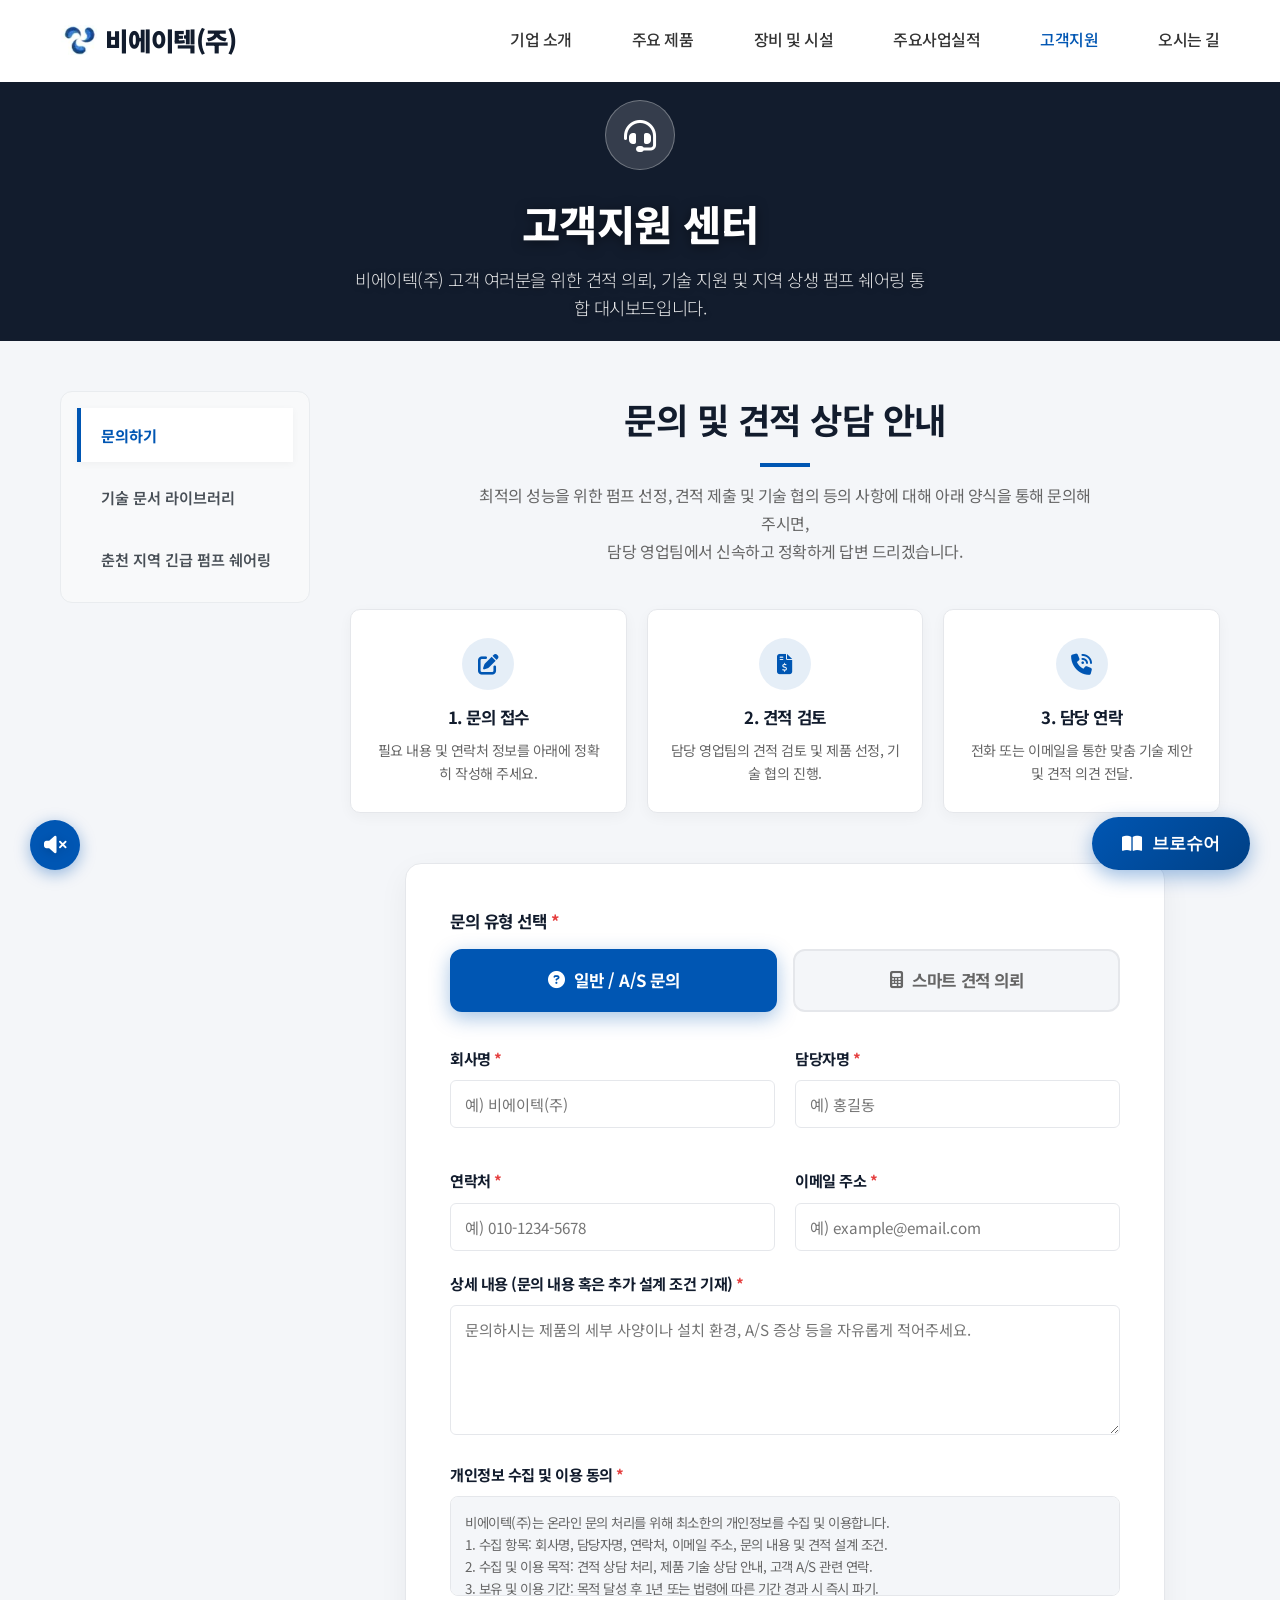
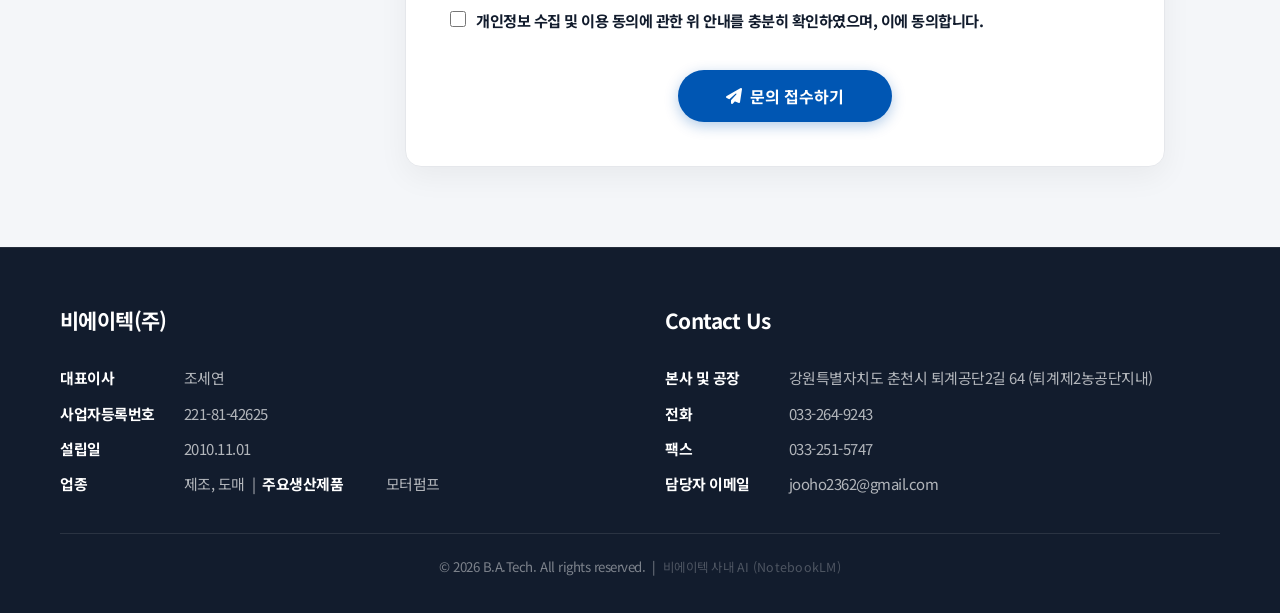
<file: support.html>
<!DOCTYPE html>
<html lang="ko">
<head>
    <meta charset="UTF-8">
    <meta name="viewport" content="width=device-width, initial-scale=1.0">
    <title>고객지원 센터 - 비에이텍(주)</title>
    <meta name="description" content="비에이텍(주) 고객지원 센터입니다. 스마트 견적 의뢰, 유지관리 지침서 및 브로슈어 다운로드, AI 기술 지원, 그리고 지역 긴급 펌프 쉐어링 서비스를 통합 제공합니다.">
    <link rel="stylesheet" href="style.css">
    <link rel="stylesheet" href="https://cdnjs.cloudflare.com/ajax/libs/font-awesome/6.4.0/css/all.min.css">
    <link rel="icon" href="../images/favicon.png">
</head>
<body>
    <header class="header">
        <div class="container header-container">
            <div class="logo">
                <a href="index.html">
                    <img src="../images/batech_logo.png" alt="비에이텍 로고 아이콘" style="height: 30px; vertical-align: middle; margin-right: 8px;">
                    비에이텍(주)
                </a>
            </div>
            <nav class="gnb">
                <ul>
                    <li class="has-dropdown">
                        <a href="intro.html">기업 소개</a>
                        <ul class="dropdown">
                            <li><a href="intro.html#overview">회사개요</a></li>
                            <li><a href="intro.html#organization">조직도</a></li>
                            <li><a href="intro.html#certification">인증현황</a></li>
                            <li><a href="intro.html#tab-esg">ESG 지역상생</a></li>
                        </ul>
                    </li>
                    <li><a href="product.html">주요 제품</a></li>
                    <li class="has-dropdown">
                        <a href="equipment.html">장비 및 시설</a>
                        <ul class="dropdown">
                            <li><a href="equipment.html#factory">주요 시설</a></li>
                            <li><a href="equipment.html#equipment">보유 장비</a></li>
                        </ul>
                    </li>
                    <li class="has-dropdown">
                        <a href="reference.html">주요사업실적</a>
                        <ul class="dropdown">
                            <li><a href="reference.html#tab-list">실적 리스트</a></li>
                            <li><a href="reference.html#tab-gallery">현장 적용 사례</a></li>
                            <li><a href="reference.html#tab-analytics">비즈니스 데이터</a></li>
                        </ul>
                    </li>
                    <li class="has-dropdown">
                        <a href="support.html" style="color:var(--primary-blue)">고객지원</a>
                        <ul class="dropdown">
                            <li><a href="support.html#tab-inquiry">문의하기</a></li>
                            <li><a href="support.html#tab-library">기술 문서 라이브러리</a></li>
                            <li><a href="support.html#tab-sharing">긴급 펌프 쉐어링</a></li>
                        </ul>
                    </li>
                    <li><a href="map.html">오시는 길</a></li>
                </ul>
            </nav>
            <div class="hamburger">
                <span></span><span></span><span></span>
            </div>
        </div>
    </header>

    <main>
        <div class="page-header" style="background-image: url('https://images.unsplash.com/photo-1423666639041-f56000c27a9a?ixlib=rb-4.0.3&auto=format&fit=crop&w=1920&q=80');">
            <i class="fas fa-headset"></i>
            <h1>고객지원 센터</h1>
            <p>비에이텍(주) 고객 여러분을 위한 견적 의뢰, 기술 지원 및 지역 상생 펌프 쉐어링 통합 대시보드입니다.</p>
        </div>

        <section class="section bg-light" style="padding-top: 30px;">
            <div class="container">
                
                <div class="support-layout">
                    <!-- 좌측 LNB 탭 메뉴 -->
                    <aside class="support-sidebar">
                        <ul class="support-lnb">
                            <li><button class="support-tab active" data-target="#tab-inquiry">문의하기</button></li>
                            <li><button class="support-tab" data-target="#tab-library">기술 문서 라이브러리</button></li>
                            <li><button class="support-tab" data-target="#tab-sharing">춘천 지역 긴급 펌프 쉐어링</button></li>
                        </ul>
                    </aside>

                    <!-- 우측 콘텐츠 영역 -->
                    <div class="support-main-content">
                        <!-- 탭 1: 스마트 견적 의뢰 -->
                        <div id="tab-inquiry" class="support-tab-content active">
                    <div style="text-align: center; margin-bottom: 44px;">
                        <h2 class="section-title" style="margin-bottom: 14px;">문의 및 견적 상담 안내</h2>
                        <p style="color: var(--text-muted); max-width: 620px; margin: 0 auto; line-height: 1.75;">
                            최적의 성능을 위한 펌프 선정, 견적 제출 및 기술 협의 등의 사항에 대해 아래 양식을 통해 문의해 주시면,<br>담당 영업팀에서 신속하고 정확하게 답변 드리겠습니다.
                        </p>
                    </div>

                    <div class="grid-3" style="margin-bottom: 50px; text-align: center;">
                        <div class="card" style="padding: 28px 22px;">
                            <div class="card-icon" style="margin: 0 auto 14px;"><i class="fas fa-edit"></i></div>
                            <h3 style="font-size: 1.05rem; font-weight: 700; color: var(--primary-dark); margin-bottom: 8px;">1. 문의 접수</h3>
                            <p style="font-size: 0.88rem; color: var(--text-muted);">필요 내용 및 연락처 정보를 아래에 정확히 작성해 주세요.</p>
                        </div>
                        <div class="card" style="padding: 28px 22px;">
                            <div class="card-icon" style="margin: 0 auto 14px;"><i class="fas fa-file-invoice-dollar"></i></div>
                            <h3 style="font-size: 1.05rem; font-weight: 700; color: var(--primary-dark); margin-bottom: 8px;">2. 견적 검토</h3>
                            <p style="font-size: 0.88rem; color: var(--text-muted);">담당 영업팀의 견적 검토 및 제품 선정, 기술 협의 진행.</p>
                        </div>
                        <div class="card" style="padding: 28px 22px;">
                            <div class="card-icon" style="margin: 0 auto 14px;"><i class="fas fa-phone-volume"></i></div>
                            <h3 style="font-size: 1.05rem; font-weight: 700; color: var(--primary-dark); margin-bottom: 8px;">3. 담당 연락</h3>
                            <p style="font-size: 0.88rem; color: var(--text-muted);">전화 또는 이메일을 통한 맞춤 기술 제안 및 견적 의견 전달.</p>
                        </div>
                    </div>

                    <div class="inquiry-box">
                        <form id="inquiryForm" action="https://formspree.io/f/mwvjpzgd" method="POST">
                            <!-- 문의 유형 선택 (탭 스타일 라디오) -->
                            <div class="form-group">
                                <label class="form-label-large">문의 유형 선택 <span style="color: #e53e3e;">*</span></label>
                                <div class="form-type-selector">
                                    <input type="radio" id="type-normal" name="inquiryType" value="general" checked>
                                    <label for="type-normal" class="type-btn">
                                        <i class="fas fa-question-circle"></i> 일반 / A/S 문의
                                    </label>
                                    
                                    <input type="radio" id="type-quote" name="inquiryType" value="quote">
                                    <label for="type-quote" class="type-btn">
                                        <i class="fas fa-calculator"></i> 스마트 견적 의뢰
                                    </label>
                                </div>
                            </div>

                            <!-- 공통 필수 영역 -->
                            <div class="common-fields grid-2">
                                <div class="form-group">
                                    <label for="inquiryCompany">회사명 <span style="color: #e53e3e;">*</span></label>
                                    <input type="text" id="inquiryCompany" name="company" class="form-control" placeholder="예) 비에이텍(주)" required>
                                </div>
                                <div class="form-group">
                                    <label for="inquiryManager">담당자명 <span style="color: #e53e3e;">*</span></label>
                                    <input type="text" id="inquiryManager" name="manager" class="form-control" placeholder="예) 홍길동" required>
                                </div>
                                <div class="form-group">
                                    <label for="inquiryContact">연락처 <span style="color: #e53e3e;">*</span></label>
                                    <input type="text" id="inquiryContact" name="contact" class="form-control" placeholder="예) 010-1234-5678" required>
                                </div>
                                <div class="form-group">
                                    <label for="inquiryEmail">이메일 주소 <span style="color: #e53e3e;">*</span></label>
                                    <input type="email" id="inquiryEmail" name="email" class="form-control" placeholder="예) example@email.com" required>
                                </div>
                            </div>

                            <!-- 견적 전용 영역 (스마트 견적 의뢰 시에만 노출) -->
                            <div id="quote-fields" class="quote-fields" style="display: none;">
                                <div class="smart-quote-grid">
                                    <div class="smart-quote-group">
                                        <label for="smartQuoteCompany" class="smart-quote-label">기업명 <span style="color: #e53e3e;">*</span></label>
                                        <input type="text" id="smartQuoteCompany" name="quote_company" class="smart-quote-control" placeholder="예) 비에이텍(주)">
                                    </div>
                                    <div class="smart-quote-group">
                                        <label for="smartQuoteManager" class="smart-quote-label">담당자명 및 직급 <span style="color: #e53e3e;">*</span></label>
                                        <input type="text" id="smartQuoteManager" name="quote_manager" class="smart-quote-control" placeholder="예) 홍길동 부장">
                                    </div>
                                    <div class="smart-quote-group smart-quote-full-width">
                                        <label for="smartQuoteAddress" class="smart-quote-label">현장 주소(납품 지역) <span style="color: #e53e3e;">*</span></label>
                                        <input type="text" id="smartQuoteAddress" name="quote_address" class="smart-quote-control" placeholder="예) 강원특별자치도 춘천시 퇴계공단2길 64">
                                    </div>
                                </div>
                                
                                <div class="smart-quote-grid">
                                    <div class="smart-quote-group">
                                        <label for="smartQuoteProduct" class="smart-quote-label">희망 제품군 <span style="color: #e53e3e;">*</span></label>
                                        <select id="smartQuoteProduct" name="quote_product" class="smart-quote-control">
                                            <option value="" disabled selected>선택하세요</option>
                                            <option value="booster">부스터펌프</option>
                                            <option value="volute">편흡입볼류트펌프</option>
                                            <option value="submersible">수중펌프</option>
                                            <option value="sludge">슬러지펌프</option>
                                            <option value="mono">일축나사식 모노펌프</option>
                                            <option value="other">기타 / 상담 후 결정</option>
                                        </select>
                                    </div>
                                    <div class="smart-quote-group">
                                        <label for="smartQuotePurpose" class="smart-quote-label">사용 목적 <span style="color: #e53e3e;">*</span></label>
                                        <select id="smartQuotePurpose" name="quote_purpose" class="smart-quote-control">
                                            <option value="" disabled selected>사용 목적을 선택하세요</option>
                                            <option value="industrial">산업용수</option>
                                            <option value="agriculture">농·축산용수</option>
                                            <option value="waste">오·폐수 처리</option>
                                            <option value="disaster">재난 방재용</option>
                                        </select>
                                    </div>
                                    <div class="smart-quote-group smart-quote-full-width">
                                        <label for="smartQuoteHP" class="smart-quote-label">필요 마력(HP) 대역 <span style="color: #e53e3e;">*</span></label>
                                        <select id="smartQuoteHP" name="quote_hp" class="smart-quote-control">
                                            <option value="" disabled selected>마력 대역을 선택하세요</option>
                                            <option value="none">선택 안함</option>
                                            <option value="under10">10마력 이하</option>
                                            <option value="10to30">10~30마력</option>
                                            <option value="over50">50마력 이상</option>
                                        </select>
                                    </div>
                                </div>
                                
                                <!-- 도면/시방서 첨부 드롭존 UI -->
                                <div class="smart-quote-group">
                                    <label class="smart-quote-label">설계 도면 / 시방서 첨부</label>
                                    <div class="smart-quote-dropzone" id="smartQuoteDropzone">
                                        <input type="file" id="smartQuoteFile" name="quote_file" class="smart-quote-file-input" multiple>
                                        <i class="fas fa-paperclip smart-quote-dropzone-icon"></i>
                                        <div class="smart-quote-dropzone-text">설계 도면 또는 시방서 파일을 드래그하여 놓거나 클릭하여 업로드하세요.</div>
                                        <div class="smart-quote-dropzone-sub">지원 형식: PDF, DWG, DXF, JPG, PNG (최대 50MB)</div>
                                        <div id="smartQuoteFileName" class="smart-quote-file-name"></div>
                                    </div>
                                </div>
                            </div>

                            <!-- 상세 내용 영역 -->
                            <div class="form-group">
                                <label for="inquiryMsg">상세 내용 (문의 내용 혹은 추가 설계 조건 기재) <span style="color: #e53e3e;">*</span></label>
                                <textarea id="inquiryMsg" name="message" class="form-control" placeholder="문의하시는 제품의 세부 사양이나 설치 환경, A/S 증상 등을 자유롭게 적어주세요." required></textarea>
                            </div>

                            <!-- 개인정보 동의 -->
                            <div class="form-group">
                                <label>개인정보 수집 및 이용 동의 <span style="color: #e53e3e;">*</span></label>
                                <div style="background-color: var(--bg-cool-gray); border: 1px solid var(--border-color); border-radius: 8px; padding: 14px; font-size: 0.84rem; color: var(--text-muted); max-height: 100px; overflow-y: auto; line-height: 1.65; margin-bottom: 12px;">
                                    비에이텍(주)는 온라인 문의 처리를 위해 최소한의 개인정보를 수집 및 이용합니다.<br>
                                    1. 수집 항목: 회사명, 담당자명, 연락처, 이메일 주소, 문의 내용 및 견적 설계 조건.<br>
                                    2. 수집 및 이용 목적: 견적 상담 처리, 제품 기술 상담 안내, 고객 A/S 관련 연락.<br>
                                    3. 보유 및 이용 기간: 목적 달성 후 1년 또는 법령에 따른 기간 경과 시 즉시 파기.<br>
                                    * 위에 대한 동의를 거부하실 경우 서비스 문의 접수가 제한될 수 있습니다.
                                </div>
                                <div class="form-checkbox">
                                    <input type="checkbox" id="inquiryAgree" name="agree" required>
                                    <label for="inquiryAgree">개인정보 수집 및 이용 동의에 관한 위 안내를 충분히 확인하였으며, 이에 동의합니다.</label>
                                </div>
                            </div>

                            <div style="text-align: center; margin-top: 28px;">
                                <button type="submit" class="btn-primary" style="background-color: var(--primary-blue, #0056b3); padding: 14px 48px; border-radius: 30px; font-weight: 700; box-shadow: 0 4px 14px rgba(0, 86, 179, 0.3); transition: all 0.25s ease;">
                                    <i class="fas fa-paper-plane"></i> 문의 접수하기
                                </button>
                            </div>
                        </form>
                    </div>
                </div>

                <!-- 탭 2: 기술 문서 & AI 라이브러리 -->
                <div id="tab-library" class="support-tab-content" style="display: none;">
                    <div class="doc-library-header" style="text-align: center; margin-bottom: 44px;">
                        <div class="doc-library-eyebrow" style="color: var(--primary-blue); font-weight: 700; text-transform: uppercase; letter-spacing: 1.5px; margin-bottom: 10px; font-size: 0.85rem;">
                            <i class="fas fa-folder-open"></i> Technical Document Library
                        </div>
                        <h2 class="doc-library-title" style="font-size: 2.1rem; font-weight: 800; color: var(--primary-dark); margin-bottom: 16px;">기술 문서 통합 라이브러리</h2>
                        <p class="doc-library-desc" style="color: var(--text-muted); max-width: 700px; margin: 0 auto; line-height: 1.7;">
                            비에이텍(주) 전 제품군의 유지관리지침서 및 공식 브로슈어를 다운로드하세요.<br>
                            최신 개정 문서를 기반으로 현장 정비 및 고객 기술 지원에 활용하시기 바랍니다.
                        </p>
                    </div>
                    <div class="doc-table-wrapper">
                        <table class="doc-table">
                            <thead>
                                <tr>
                                    <th style="width:110px;">제품 분류</th>
                                    <th>제품명 / 문서 설명</th>
                                    <th style="width:90px;">형식</th>
                                    <th style="width:280px; text-align:center;">지원 도구 (Support Tools)</th>
                                </tr>
                            </thead>
                            <tbody>
                                <tr>
                                    <td><span class="doc-category-tag"><i class="fas fa-tint"></i> 부스터</span></td>
                                    <td>
                                        <div class="doc-name">부스터펌프 유지관리지침서</div>
                                        <div class="doc-sub">가압 급수 부스터펌프 설치·운전·정비 매뉴얼 (최신 개정판)</div>
                                    </td>
                                    <td><span class="doc-type-badge pdf"><i class="fas fa-file-pdf"></i> PDF</span></td>
                                    <td class="doc-dl-cell">
                                        <div class="doc-btn-group">
                                            <a href="../docs/부스터펌프 유지관리지침서.pdf" download="부스터펌프 유지관리지침서.pdf" class="btn-doc-dl"><i class="fas fa-download"></i> 문서 다운로드</a>
                                            <a href="javascript:void(0)" class="btn-doc-ai" onclick="openBBA_AI('booster')"><i class="fas fa-question-circle"></i> 자주 묻는 질문</a>
                                        </div>
                                    </td>
                                </tr>
                                <tr>
                                    <td><span class="doc-category-tag"><i class="fas fa-tint"></i> 부스터</span></td>
                                    <td>
                                        <div class="doc-name">부스터펌프 공식 브로슈어</div>
                                        <div class="doc-sub">제품 사양·성능 곡선·모델 라인업 종합 카탈로그</div>
                                    </td>
                                    <td><span class="doc-type-badge pdf"><i class="fas fa-file-pdf"></i> PDF</span></td>
                                    <td class="doc-dl-cell">
                                        <div class="doc-btn-group">
                                            <a href="../docs/부스터펌프_브로슈어.pdf" download="부스터펌프_브로슈어.pdf" class="btn-doc-dl"><i class="fas fa-download"></i> 문서 다운로드</a>
                                            <a href="javascript:void(0)" class="btn-doc-ai" onclick="openBBA_AI('booster')"><i class="fas fa-question-circle"></i> 자주 묻는 질문</a>
                                        </div>
                                    </td>
                                </tr>
                                <tr>
                                    <td><span class="doc-category-tag" style="background:#ecfdf5; color:#059669;"><i class="fas fa-water"></i> 볼류트</span></td>
                                    <td>
                                        <div class="doc-name">편흡입볼류트펌프 유지관리지침서</div>
                                        <div class="doc-sub">단단 편흡입 볼류트 원심펌프 설치·분해·조립 절차서</div>
                                    </td>
                                    <td><span class="doc-type-badge pdf"><i class="fas fa-file-pdf"></i> PDF</span></td>
                                    <td class="doc-dl-cell">
                                        <div class="doc-btn-group">
                                            <a href="../docs/편흡입볼류트펌프 유지관리지침서.pdf" download="편흡입볼류트펌프 유지관리지침서.pdf" class="btn-doc-dl"><i class="fas fa-download"></i> 문서 다운로드</a>
                                            <a href="javascript:void(0)" class="btn-doc-ai" onclick="openBBA_AI('volute')"><i class="fas fa-question-circle"></i> 자주 묻는 질문</a>
                                        </div>
                                    </td>
                                </tr>
                                <tr>
                                    <td><span class="doc-category-tag" style="background:#ecfdf5; color:#059669;"><i class="fas fa-water"></i> 볼류트</span></td>
                                    <td>
                                        <div class="doc-name">편흡입볼류트펌프 공식 브로슈어</div>
                                        <div class="doc-sub">유량·양정·효율 성능 데이터 및 적용 범위 카탈로그</div>
                                    </td>
                                    <td><span class="doc-type-badge pdf"><i class="fas fa-file-pdf"></i> PDF</span></td>
                                    <td class="doc-dl-cell">
                                        <div class="doc-btn-group">
                                            <a href="../docs/볼류트펌프_브로슈어.pdf" download="볼류트펌프_브로슈어.pdf" class="btn-doc-dl"><i class="fas fa-download"></i> 문서 다운로드</a>
                                            <a href="javascript:void(0)" class="btn-doc-ai" onclick="openBBA_AI('volute')"><i class="fas fa-question-circle"></i> 자주 묻는 질문</a>
                                        </div>
                                    </td>
                                </tr>
                                <tr>
                                    <td><span class="doc-category-tag" style="background:#e0f2fe; color:#0284c7;"><i class="fas fa-arrow-down"></i> 수중</span></td>
                                    <td>
                                        <div class="doc-name">수중펌프 유지관리지침서</div>
                                        <div class="doc-sub">심정·오수용 수중 모터펌프 설치·유지·고장진단 절차서</div>
                                    </td>
                                    <td><span class="doc-type-badge pdf"><i class="fas fa-file-pdf"></i> PDF</span></td>
                                    <td class="doc-dl-cell">
                                        <div class="doc-btn-group">
                                            <a href="../docs/수중펌프 유지관리지침서.pdf" download="수중펌프 유지관리지침서.pdf" class="btn-doc-dl"><i class="fas fa-download"></i> 문서 다운로드</a>
                                            <a href="javascript:void(0)" class="btn-doc-ai" onclick="openBBA_AI('submersible')"><i class="fas fa-question-circle"></i> 자주 묻는 질문</a>
                                        </div>
                                    </td>
                                </tr>
                                <tr>
                                    <td><span class="doc-category-tag" style="background:#e0f2fe; color:#0284c7;"><i class="fas fa-arrow-down"></i> 수중</span></td>
                                    <td>
                                        <div class="doc-name">수중펌프 공식 브로슈어</div>
                                        <div class="doc-sub">단상·삼상 수중모터펌프 전 모델 사양·선정 기준 카탈로그</div>
                                    </td>
                                    <td><span class="doc-type-badge pdf"><i class="fas fa-file-pdf"></i> PDF</span></td>
                                    <td class="doc-dl-cell">
                                        <div class="doc-btn-group">
                                            <a href="../docs/수중펌프_브로슈어.pdf" download="수중펌프_브로슈어.pdf" class="btn-doc-dl"><i class="fas fa-download"></i> 문서 다운로드</a>
                                            <a href="javascript:void(0)" class="btn-doc-ai" onclick="openBBA_AI('submersible')"><i class="fas fa-question-circle"></i> 자주 묻는 질문</a>
                                        </div>
                                    </td>
                                </tr>
                                <tr>
                                    <td><span class="doc-category-tag" style="background:#fef9c3; color:#a16207;"><i class="fas fa-recycle"></i> 슬러지</span></td>
                                    <td>
                                        <div class="doc-name">슬러지펌프 유지관리지침서</div>
                                        <div class="doc-sub">오·폐수처리 슬러지 이송 펌프 분해·점검·교체 절차서</div>
                                    </td>
                                    <td><span class="doc-type-badge pdf"><i class="fas fa-file-pdf"></i> PDF</span></td>
                                    <td class="doc-dl-cell">
                                        <div class="doc-btn-group">
                                            <a href="../docs/슬러지펌프 유지관리지침서.pdf" download="슬러지펌프 유지관리지침서.pdf" class="btn-doc-dl"><i class="fas fa-download"></i> 문서 다운로드</a>
                                            <a href="javascript:void(0)" class="btn-doc-ai" onclick="openBBA_AI('sludge')"><i class="fas fa-question-circle"></i> 자주 묻는 질문</a>
                                        </div>
                                    </td>
                                </tr>
                                <tr>
                                    <td><span class="doc-category-tag" style="background:#fef9c3; color:#a16207;"><i class="fas fa-recycle"></i> 슬러지</span></td>
                                    <td>
                                        <div class="doc-name">슬러지펌프 공식 브로슈어</div>
                                        <div class="doc-sub">점성·고형물 이송 특화 슬러지펌프 전 라인업 카탈로그</div>
                                    </td>
                                    <td><span class="doc-type-badge pdf"><i class="fas fa-file-pdf"></i> PDF</span></td>
                                    <td class="doc-dl-cell">
                                        <div class="doc-btn-group">
                                            <a href="../docs/슬러지펌프_브로슈어.pdf" download="슬러지펌프_브로슈어.pdf" class="btn-doc-dl"><i class="fas fa-download"></i> 문서 다운로드</a>
                                            <a href="javascript:void(0)" class="btn-doc-ai" onclick="openBBA_AI('sludge')"><i class="fas fa-question-circle"></i> 자주 묻는 질문</a>
                                        </div>
                                    </td>
                                </tr>
                                <tr>
                                    <td><span class="doc-category-tag" style="background:#f3e8ff; color:#7c3aed;"><i class="fas fa-sync-alt"></i> 모노</span></td>
                                    <td>
                                        <div class="doc-name">일축나사식 모노펌프 유지관리지침서</div>
                                        <div class="doc-sub">편심 나사(스크류) 방식 모노펌프 로터·스테이터 교체 절차서</div>
                                    </td>
                                    <td><span class="doc-type-badge pdf"><i class="fas fa-file-pdf"></i> PDF</span></td>
                                    <td class="doc-dl-cell">
                                        <div class="doc-btn-group">
                                            <a href="../docs/일축나사식 모노펌프 유지관리지침서.pdf" download="일축나사식 모노펌프 유지관리지침서.pdf" class="btn-doc-dl"><i class="fas fa-download"></i> 문서 다운로드</a>
                                            <a href="javascript:void(0)" class="btn-doc-ai" onclick="openBBA_AI('mono')"><i class="fas fa-question-circle"></i> 자주 묻는 질문</a>
                                        </div>
                                    </td>
                                </tr>
                                <tr>
                                    <td><span class="doc-category-tag" style="background:#f3e8ff; color:#7c3aed;"><i class="fas fa-sync-alt"></i> 모노</span></td>
                                    <td>
                                        <div class="doc-name">일축나사식 모노펌프 공식 브로슈어</div>
                                        <div class="doc-sub">고점도·고형물 이송 특화 모노펌프 사양·적용 분야 카탈로그</div>
                                    </td>
                                    <td><span class="doc-type-badge pdf"><i class="fas fa-file-pdf"></i> PDF</span></td>
                                    <td class="doc-dl-cell">
                                        <div class="doc-btn-group">
                                            <a href="../docs/모노펌프_브로슈어.pdf" download="모노펌프_브로슈어.pdf" class="btn-doc-dl"><i class="fas fa-download"></i> 문서 다운로드</a>
                                            <a href="javascript:void(0)" class="btn-doc-ai" onclick="openBBA_AI('mono')"><i class="fas fa-question-circle"></i> 자주 묻는 질문</a>
                                        </div>
                                    </td>
                                </tr>
                            </tbody>
                        </table>
                    </div>
                    <div style="margin-top: 24px; padding: 18px 24px; background: #fffbeb; border-radius: 12px; border: 1px solid #fde68a; display: flex; align-items: flex-start; gap: 14px;">
                        <i class="fas fa-exclamation-triangle" style="color: #d97706; margin-top: 2px; flex-shrink: 0;"></i>
                        <div>
                            <p style="font-size: 0.88rem; font-weight: 700; color: #92400e; margin-bottom: 4px;">문서 보안 안내</p>
                            <p style="font-size: 0.83rem; color: #78350f; line-height: 1.6;">
                                본 자료실의 기술 문서는 비에이텍(주) 임직원 및 등록 협력사 전용입니다. 외부 유출 및 무단 복제를 금합니다.<br>
                                문서 파일 등록 및 링크 연결이 필요한 경우 고객지원센터 담당 부서에 문의하세요.
                            </p>
                        </div>
                    </div>
                    <div style="margin-top: 16px; padding: 16px 20px; background: #f0f9ff; border-radius: 10px; border: 1px solid #bae6fd;">
                        <p style="font-size: 0.82rem; font-weight: 700; color: #0369a1; margin-bottom: 8px;"><i class="fas fa-folder"></i> 파일 등록 경로 안내 (관리자 전용)</p>
                        <p style="font-size: 0.78rem; color: #0c4a6e; line-height: 1.8; font-family: monospace;">
                            저장 위치: <strong>프로젝트 루트 / docs /</strong> 폴더<br>
                            부스터: 부스터펌프_유지관리지침서.pdf &amp;nbsp;·&amp;nbsp; 부스터펌프_브로슈어.pdf<br>
                            볼류트: 볼류트펌프_유지관리지침서.pdf &amp;nbsp;·&amp;nbsp; 볼류트펌프_브로슈어.pdf<br>
                            수중: 수중펌프_유지관리지침서.pdf &amp;nbsp;·&amp;nbsp; 수중펌프_브로슈어.pdf<br>
                            슬러지: 슬러지펌프_유지관리지침서.pdf &amp;nbsp;·&amp;nbsp; 슬러지펌프_브로슈어.pdf<br>
                            모노: 모노펌프_유지관리지침서.pdf &amp;nbsp;·&amp;nbsp; 모노펌프_브로슈어.pdf
                        </p>
                    </div>
                </div>

                <!-- 탭 3: 지역 긴급 펌프 쉐어링 -->
                <div id="tab-sharing" class="support-tab-content" style="display: none;">
                    <h2>춘천 지역 긴급 펌프 쉐어링</h2>
                    <div class="esg-social-container">
                        <div class="process-flow">
                            <div class="process-step">
                                <div class="step-icon"><i class="fas fa-exclamation-circle"></i></div>
                                <div class="step-text">1. 긴급 요청</div>
                            </div>
                            <div class="process-arrow"><i class="fas fa-chevron-right"></i></div>
                            <div class="process-step">
                                <div class="step-icon"><i class="fas fa-search"></i></div>
                                <div class="step-text">2. 가용 장비 확인</div>
                            </div>
                            <div class="process-arrow"><i class="fas fa-chevron-right"></i></div>
                            <div class="process-step">
                                <div class="step-icon"><i class="fas fa-truck"></i></div>
                                <div class="step-text">3. 현장 즉각 파견</div>
                            </div>
                        </div>
                        
                        <div class="esg-centered-form-wrapper">
                            <div class="esg-inventory-status">
                                현재 공유 가능 장비: <strong>30마력 수중 배수펌프 (재고: 2대)</strong>
                            </div>
                            
                            <form id="esg-sos-form" action="https://formspree.io/f/mwvjpzgd" method="POST">
                                <div class="form-grid">
                                    <div class="esg-form-group">
                                        <label for="esg-org-name">기관/부서명</label>
                                        <input type="text" id="esg-org-name" name="organization" placeholder="기관명 또는 부서명을 입력하세요" required>
                                    </div>
                                    <div class="esg-form-group">
                                        <label for="esg-contact-name">담당자 연락처</label>
                                        <input type="tel" id="esg-contact-name" name="contact" placeholder="예) 010-1234-5678" required>
                                    </div>
                                    <div class="esg-form-group full-width">
                                        <label for="esg-email">담당자 이메일</label>
                                        <input type="email" id="esg-email" name="email" placeholder="예) example@email.com" required>
                                    </div>
                                    <div class="esg-form-group full-width">
                                        <label for="esg-address">침수 예상 지역/주소</label>
                                        <input type="text" id="esg-address" name="address" placeholder="지원 장소가 필요한 상세 주소" required>
                                    </div>
                                    <div class="esg-form-group full-width">
                                        <label for="esg-pump-capacity">요청 펌프 용량</label>
                                        <select id="esg-pump-capacity" name="pump_capacity" required>
                                            <option value="" disabled selected>필요한 펌프 용량을 선택하세요</option>
                                            <option value="30">30마력 수중 배수펌프</option>
                                            <option value="50">50마력 수중 배수펌프</option>
                                        </select>
                                    </div>
                                </div>
                                <button type="submit" class="esg-submit-btn">긴급 지원 요청하기</button>
                            </form>
                        </div>
                    </div>
                </div>
                    </div> <!-- .support-main-content 닫기 -->
                </div> <!-- .support-layout 닫기 -->
            </div>
        </section>
    </main>

    <footer class="footer">
        <div class="container">
            <div class="footer-info">
                <div class="footer-col">
                    <h2>비에이텍(주)</h2>
                    <p><strong>대표이사</strong> 조세연</p>
                    <p><strong>사업자등록번호</strong> 221-81-42625</p>
                    <p><strong>설립일</strong> 2010.11.01</p>
                    <p><strong>업종</strong> 제조, 도매 &nbsp;|&nbsp; <strong>주요생산제품</strong> 모터펌프</p>
                </div>
                <div class="footer-col">
                    <h2>Contact Us</h2>
                    <p><strong>본사 및 공장</strong> 강원특별자치도 춘천시 퇴계공단2길 64 (퇴계제2농공단지내)</p>
                    <p><strong>전화</strong> 033-264-9243</p>
                    <p><strong>팩스</strong> 033-251-5747</p>
                    <p><strong>담당자 이메일</strong> jooho2362@gmail.com</p>
                </div>
            </div>
            <div class="copyright-bar">
                <p>&copy; 2026 B.A.Tech. All rights reserved. &nbsp;|&nbsp; <a href="ai_guide.html" class="intranet-link">비에이텍 사내 AI (NotebookLM)</a></p>
            </div>
        </div>
    </footer>

    <div id="successToast" class="toast">
        <i class="fas fa-check-circle"></i>
        <span>온라인 문의가 성공적으로 접수되었습니다! 담당자가 최대한 신속히 연락 드리겠습니다!</span>
    </div>

    <!-- 플로팅 브로슈어 버튼 -->
    <button id="open-brochure-btn" class="floating-brochure-btn">
        <i class="fas fa-book-open"></i> 브로슈어
    </button>

    <!-- 3D 브로슈어 모달 -->
    <div id="brochure-modal" class="brochure-modal">
        <span class="brochure-close">&times;</span>
        <div class="brochure-container">
            <div class="page page1">
                <div class="page page2">
                    <div class="page page3">
                        <div class="page page4"></div>
                    </div>
                </div>
            </div>
        </div>
    </div>

    <!-- BBA AI 챗봇 모달 -->
    <div id="bba-ai-modal" class="bba-ai-container">
        <div class="bba-ai-header">
            <div class="bba-ai-title">
                <i class="fas fa-question-circle"></i> 제품별 자주 묻는 질문 (FAQ)
            </div>
            <button class="bba-ai-close" id="bba-ai-close-btn">&times;</button>
        </div>
        <div class="bba-ai-messages" id="bba-ai-messages-box">
            <div class="bba-ai-msg bba-ai-msg-bot">
                자주 묻는 질문 검색기입니다. 발생한 증상을 선택해 주세요.
            </div>
            
            <!-- 추천 질문 칩 영역 -->
            <div class="bba-ai-chips-wrap" id="bba-ai-chips-wrap">
                <button type="button" class="bba-ai-chip" data-index="1">Q. 모노펌프 토출 압력이 갑자기 떨어집니다.</button>
                <button type="button" class="bba-ai-chip" data-index="2">Q. 가동 중 심한 진동과 소음이 발생합니다.</button>
                <button type="button" class="bba-ai-chip" data-index="3">Q. 로터와 스테이터 권장 교체 주기는?</button>
            </div>
        </div>
        <div class="bba-ai-input-form">
            <input type="text" class="bba-ai-input" placeholder="추천 질문 칩을 선택해 주세요..." readonly>
            <button type="button" class="bba-ai-submit-btn" disabled style="opacity: 0.5; cursor: default;">전송</button>
        </div>
    </div>

    <script src="script.js"></script>
    <script>

        // 드롭존 파일 선택 시 파일명 표시 및 드래그앤드롭 핸들러
        const fileInput = document.getElementById('smartQuoteFile');
        const fileNameDiv = document.getElementById('smartQuoteFileName');
        const dropzone = document.getElementById('smartQuoteDropzone');

        if (fileInput && fileNameDiv && dropzone) {
            fileInput.addEventListener('change', function(e) {
                if (e.target.files.length > 0) {
                    const files = Array.from(e.target.files).map(f => f.name).join(', ');
                    fileNameDiv.textContent = `선택된 파일: ${files}`;
                    fileNameDiv.style.display = 'block';
                    dropzone.classList.add('smart-quote-has-file');
                } else {
                    fileNameDiv.textContent = '';
                    fileNameDiv.style.display = 'none';
                    dropzone.classList.remove('smart-quote-has-file');
                }
            });

            dropzone.addEventListener('dragover', function(e) {
                e.preventDefault();
                dropzone.classList.add('smart-quote-dragover');
            });

            dropzone.addEventListener('dragleave', function() {
                dropzone.classList.remove('smart-quote-dragover');
            });

            dropzone.addEventListener('drop', function(e) {
                e.preventDefault();
                dropzone.classList.remove('smart-quote-dragover');
                if (e.dataTransfer.files.length > 0) {
                    fileInput.files = e.dataTransfer.files;
                    const event = new Event('change');
                    fileInput.dispatchEvent(event);
                }
            });
        }
    </script>
    <!-- BGM 플로팅 플레이어 -->
    <button id="bgm-toggle-btn" aria-label="BGM 재생/정지">
        <i class="fas fa-volume-mute"></i>
    </button>
    <audio id="bgm-audio" src="../audio/site_bgm.mp3" loop preload="none"></audio>



</body>
</html>
</file>
<file: style.css>
@import url('https://fonts.googleapis.com/css2?family=Noto+Sans+KR:wght@300;400;500;700;900&display=swap');

/* ==========================================
   Reset & Base
   ========================================== */
* { margin: 0; padding: 0; box-sizing: border-box; }

:root {
    --primary-dark: #121c2d;
    --primary-blue: #0056b3;
    --bg-white: #ffffff;
    --bg-cool-gray: #f4f6f9;
    --text-main: #333333;
    --text-muted: #666666;
    --border-color: #e5e7eb;
}

body {
    font-family: 'Noto Sans KR', sans-serif;
    color: var(--text-main);
    background-color: var(--bg-white);
    line-height: 1.6;
    letter-spacing: -0.03em;
    -webkit-font-smoothing: antialiased;
}

a { text-decoration: none; color: inherit; }
ul { list-style: none; }

.container {
    max-width: 1200px;
    margin: 0 auto;
    padding: 0 20px;
}

/* ==========================================
   Section
   ========================================== */
.section {
    padding: 80px 0;
    position: relative;
}

.bg-light { background-color: var(--bg-cool-gray); }

.section-title {
    text-align: center;
    font-size: 2.2rem;
    font-weight: 700;
    color: var(--primary-dark);
    margin-bottom: 50px;
}

.section-title::after {
    content: '';
    display: block;
    width: 50px;
    height: 4px;
    background-color: var(--primary-blue);
    margin: 16px auto 0;
}

/* ==========================================
   Header & GNB
   ========================================== */
.header {
    background-color: var(--bg-white);
    border-bottom: 1px solid var(--border-color);
    position: sticky;
    top: 0;
    width: 100%;
    z-index: 1000;
    box-shadow: 0 2px 10px rgba(0,0,0,0.05);
}

.header-container {
    display: flex;
    justify-content: space-between;
    align-items: center;
    height: 80px;
}

.logo a {
    font-size: 1.6rem;
    font-weight: 900;
    color: var(--primary-dark);
    letter-spacing: -0.05em;
    display: flex;
    align-items: center;
}

.gnb > ul {
    display: flex;
    gap: 35px;
    align-items: center;
}

.gnb > ul > li {
    position: relative;
}

.gnb a {
    font-size: 1rem;
    font-weight: 500;
    color: var(--text-main);
    position: relative;
    padding: 8px 0;
    transition: color 0.3s ease;
    display: block;
}

.gnb > ul > li > a::after {
    content: '';
    position: absolute;
    bottom: 0;
    left: 50%;
    transform: translateX(-50%);
    width: 0;
    height: 3px;
    background-color: var(--primary-blue);
    transition: width 0.3s ease;
}

.gnb > ul > li > a:hover {
    color: var(--primary-blue);
}

.gnb > ul > li > a:hover::after {
    width: 100%;
}

/* Dropdown */
.dropdown {
    position: absolute;
    top: calc(100% + 10px);
    left: 50%;
    transform: translateX(-50%);
    background-color: var(--bg-white);
    min-width: 160px;
    box-shadow: 0 8px 24px rgba(0,0,0,0.12);
    border-radius: 8px;
    padding: 8px 0;
    opacity: 0;
    visibility: hidden;
    transition: all 0.25s ease;
    z-index: 1002;
}

.gnb > ul > li:hover .dropdown {
    opacity: 1;
    visibility: visible;
    top: 100%;
}

.dropdown li a {
    display: block;
    padding: 10px 18px;
    color: var(--primary-dark);
    font-size: 0.9rem;
    font-weight: 500;
    white-space: nowrap;
    text-align: center;
}

.dropdown li a::after { display: none !important; }

.dropdown li a:hover {
    background-color: var(--bg-cool-gray);
    color: var(--primary-blue);
}

/* Mega Menu (Desktop Overrides) */
@media screen and (min-width: 769px) {
    /* Stretch header container and GNB items to full height (80px) */
    .header-container {
        align-items: stretch;
    }
    .logo {
        display: flex;
        align-items: center;
    }
    .gnb {
        display: flex;
        align-items: stretch;
    }
    .gnb > ul {
        height: 100%;
        align-items: stretch;
        gap: 60px !important; /* Safety gap expanded to 60px to secure menu columns */
    }
    .gnb > ul > li {
        display: flex;
        align-items: center;
    }

    /* Expanding Header White Background Panel */
    .header {
        position: sticky; /* Ensure position context for relative/absolute children */
    }
    .header::after {
        content: '';
        position: absolute;
        top: 100%;
        left: 0;
        width: 100%;
        height: 0;
        background-color: var(--bg-white);
        border-top: 1px solid transparent;
        border-bottom: 1px solid transparent;
        box-shadow: 0 10px 15px rgba(0, 0, 0, 0);
        transition: height 0.3s cubic-bezier(0.4, 0, 0.2, 1), 
                    border-top 0.3s ease,
                    border-bottom 0.3s ease, 
                    box-shadow 0.3s ease;
        z-index: 999;
        pointer-events: none;
    }
    .header:has(.gnb:hover)::after {
        height: 250px;
        border-top: 1px solid #eeeeee; /* Light border top between header and dropdowns */
        border-bottom: 1px solid var(--border-color);
        box-shadow: 0 10px 15px rgba(0, 0, 0, 0.05); /* Soft bottom shadow */
    }

    /* Show all dropdowns simultaneously when GNB is hovered */
    .gnb:hover .dropdown {
        opacity: 1;
        visibility: visible;
        top: 100%;
    }

    /* Make dropdown columns transparent and clean on the mega menu background panel */
    .dropdown {
        background-color: transparent !important;
        box-shadow: none !important;
        border-radius: 0 !important;
        border: none !important;
        padding: 24px 0 15px !important;
        width: max-content !important; /* Width fits the content width limit */
        max-width: 160px !important; /* Locked max width to force wrapping */
    }
    
    .dropdown li {
        padding: 0 !important; /* Reset padding to maximize hitbox of <a> */
        width: 100%;
    }
    
    .dropdown li a {
        display: block !important;
        padding: 8px 0 !important; /* Expand vertical click area */
        font-size: 0.85rem !important; /* Professional typography scale */
        white-space: normal !important; /* Force wrapping on overflow */
        word-break: keep-all !important; /* Wrap clean Korean text */
        text-align: center !important; /* Center alignment for wrapped lines */
        line-height: 1.5 !important; /* Set standard height between wrapped lines */
        color: var(--primary-dark) !important;
        background-color: transparent !important;
        transition: color 0.3s ease !important; /* Smooth color transition */
    }

    /* Dot Micro-Interaction on Hover */
    .dropdown li a::before {
        content: '•';
        display: inline-block;
        color: var(--primary-blue);
        opacity: 0;
        width: 0;
        margin-right: 0;
        transform: translateX(-6px);
        overflow: hidden; /* Prevent text rendering when width is 0 */
        transition: opacity 0.3s ease, width 0.3s ease, margin-right 0.3s ease, transform 0.3s ease;
    }

    .dropdown li a:hover {
        color: var(--primary-blue) !important;
        background-color: transparent !important; /* Remove grey background pill */
    }

    .dropdown li a:hover::before {
        opacity: 1;
        width: 8px;
        margin-right: 6px;
        transform: translateX(0);
    }
}

.hamburger {
    display: none;
    flex-direction: column;
    cursor: pointer;
    gap: 5px;
    z-index: 1001;
}

.hamburger span {
    width: 28px;
    height: 3px;
    background-color: var(--primary-dark);
    transition: 0.3s;
    display: block;
}

/* ==========================================
   Page Header (Subpage Banner)
   ========================================== */
.page-header {
    height: 260px;
    background-color: var(--primary-dark);
    display: flex;
    flex-direction: column;
    align-items: center;
    justify-content: center;
    text-align: center;
    color: var(--bg-white);
    position: relative;
    background-size: cover;
    background-position: center;
}

.page-header::before {
    content: '';
    position: absolute;
    inset: 0;
    background: linear-gradient(to bottom, rgba(18,28,45,0.45), rgba(18,28,45,0.65));
    z-index: 0;
}

.page-header > * {
    position: relative;
    z-index: 1;
}

.page-header i {
    font-size: 2rem;
    color: var(--bg-white);
    background: rgba(255,255,255,0.15);
    border: 1px solid rgba(255,255,255,0.3);
    width: 70px;
    height: 70px;
    line-height: 70px;
    text-align: center;
    border-radius: 50%;
    margin-bottom: 20px;
}

.page-header h1 {
    font-size: 2.6rem;
    font-weight: 800;
    margin-bottom: 10px;
    text-shadow: 0 2px 12px rgba(0,0,0,0.5);
}

.page-header p {
    font-size: 1.1rem;
    font-weight: 300;
    color: rgba(255,255,255,0.9);
    max-width: 580px;
    text-shadow: 0 1px 6px rgba(0,0,0,0.4);
}

/* ==========================================
   Hero Section (Video Background)
   ========================================== */
.hero-video-container {
    position: relative;
    width: 100%;
    height: 100vh;
    overflow: hidden;
    display: flex;
    align-items: center;
    justify-content: center;
    text-align: center;
    color: var(--bg-white);
}

.hero-video {
    position: absolute;
    top: 0;
    left: 0;
    width: 100%;
    height: 100%;
    object-fit: cover;
    z-index: 1;
}

.hero-overlay {
    position: absolute;
    top: 0;
    left: 0;
    width: 100%;
    height: 100%;
    background: rgba(0, 0, 0, 0.4);
    z-index: 2;
}

.hero-content {
    position: relative;
    z-index: 3;
    width: 100%;
    max-width: 900px;
    padding: 0 20px;
    animation: fadeInUp 1s ease-out forwards;
}

.hero-content h1 {
    font-size: 3.5rem;
    font-weight: 900;
    margin-bottom: 24px;
    line-height: 1.35;
    letter-spacing: -0.02em;
    text-shadow: 0 2px 10px rgba(0,0,0,0.3);
}

.hero-content p {
    font-size: 1.35rem;
    font-weight: 300;
    color: rgba(255,255,255,0.9);
    margin-bottom: 50px;
    word-break: keep-all;
    text-shadow: 0 2px 8px rgba(0,0,0,0.3);
}

.hero-stats {
    display: grid;
    grid-template-columns: repeat(3, 1fr);
    gap: 24px;
    max-width: 800px;
    margin: 0 auto;
}

.stat-item {
    background: rgba(0, 0, 0, 0.4);
    backdrop-filter: blur(10px);
    -webkit-backdrop-filter: blur(10px);
    border: 1px solid rgba(255,255,255,0.15);
    border-radius: 12px;
    padding: 24px 16px;
    text-align: center;
    transition: transform 0.3s ease, border-color 0.3s ease;
}

.stat-item:hover {
    transform: translateY(-5px);
    border-color: rgba(255,255,255,0.4);
}

.stat-label {
    display: block;
    font-size: 0.95rem;
    color: rgba(255,255,255,0.8);
    margin-bottom: 8px;
}

.stat-num {
    display: block;
    font-size: 2.8rem;
    font-weight: 700;
    color: var(--bg-white);
    line-height: 1;
}

.stat-unit {
    font-size: 1.2rem;
    font-weight: 400;
    margin-left: 4px;
}

/* ==========================================
   Landing Grid
   ========================================== */
.landing-grid {
    display: grid;
    grid-template-columns: repeat(auto-fit, minmax(280px, 1fr));
    gap: 30px;
    margin-top: 40px;
}

.landing-card {
    background: var(--bg-white);
    padding: 40px 30px;
    text-align: center;
    border: 1px solid var(--border-color);
    border-radius: 4px;
    transition: transform 0.3s, box-shadow 0.3s, border-color 0.3s;
}

.landing-card:hover {
    transform: translateY(-5px);
    box-shadow: 0 10px 30px rgba(0,0,0,0.06);
    border-color: var(--primary-blue);
}

.landing-card h3 {
    font-size: 1.4rem;
    color: var(--primary-dark);
    margin-bottom: 16px;
}

.landing-card p {
    color: var(--text-muted);
    font-size: 0.95rem;
    margin-bottom: 24px;
    line-height: 1.65;
}

.btn-more {
    display: inline-block;
    padding: 11px 26px;
    background-color: var(--primary-dark);
    color: var(--bg-white);
    font-weight: 500;
    font-size: 0.95rem;
    transition: background-color 0.3s;
    border-radius: 4px;
}

.btn-more:hover { background-color: var(--primary-blue); }

/* ==========================================
   About Split Section (intro.html)
   ========================================== */
.about-split-section {
    display: flex;
    align-items: center;
    gap: 60px;
}

.about-image-col {
    flex: 1;
    min-width: 280px;
}

.about-image-col img {
    width: 100%;
    min-height: 360px;
    object-fit: cover;
    border-radius: 12px;
    box-shadow: 0 15px 40px rgba(0,0,0,0.08);
}

.about-text-col {
    flex: 1;
    min-width: 280px;
}

.about-subtitle {
    display: inline-block;
    color: var(--primary-blue);
    font-size: 0.9rem;
    font-weight: 700;
    margin-bottom: 12px;
    letter-spacing: 1px;
    text-transform: uppercase;
}

.about-main-copy {
    color: var(--primary-dark);
    font-size: 2.1rem;
    font-weight: 800;
    line-height: 1.45;
    margin-bottom: 20px;
    word-break: keep-all;
}

.about-body {
    color: var(--text-muted);
    font-size: 1.05rem;
    line-height: 1.7;
    margin-bottom: 30px;
    word-break: keep-all;
}

.about-actions { display: flex; gap: 12px; }

.btn-outline {
    display: inline-block;
    padding: 11px 22px;
    background-color: transparent;
    color: var(--text-main);
    border: 2px solid var(--border-color);
    border-radius: 4px;
    font-weight: 500;
    font-size: 0.95rem;
    transition: all 0.3s ease;
}

.btn-outline:hover {
    border-color: var(--primary-blue);
    color: var(--primary-blue);
}

/* ==========================================
   Content General
   ========================================== */
.content-text {
    text-align: center;
    max-width: 760px;
    margin: 0 auto;
}

.content-text h3 {
    font-size: 1.8rem;
    color: var(--primary-dark);
    margin-bottom: 16px;
}

.content-text p {
    font-size: 1.05rem;
    color: var(--text-muted);
    word-break: keep-all;
    line-height: 1.7;
}

/* ==========================================
   Product Showcase (Z-Pattern / product.html)
   ========================================== */
.product-showcase-container {
    display: flex;
    flex-direction: column;
    gap: 60px;
    padding: 10px 0;
}

.product-showcase {
    display: flex;
    align-items: center;
    gap: 50px;
    background: var(--bg-white);
    border: 1px solid var(--border-color);
    border-radius: 16px;
    overflow: hidden;
    box-shadow: 0 6px 24px rgba(0,0,0,0.05);
    transition: transform 0.3s ease, box-shadow 0.3s ease;
    min-height: 300px;
}

.product-showcase:hover {
    transform: translateY(-4px);
    box-shadow: 0 14px 36px rgba(0,0,0,0.09);
}

.product-showcase.reverse {
    flex-direction: row-reverse;
}

.showcase-img {
    flex: 0 0 42%;
    min-height: 300px;
    overflow: hidden;
}

.showcase-img img {
    width: 100%;
    height: 100%;
    min-height: 300px;
    object-fit: cover;
    transition: transform 0.5s ease;
    display: block;
}

.product-showcase:hover .showcase-img img {
    transform: scale(1.04);
}

.showcase-text {
    flex: 1;
    padding: 40px 40px 40px 0;
    display: flex;
    flex-direction: column;
    justify-content: center;
}

.product-showcase.reverse .showcase-text {
    padding: 40px 0 40px 40px;
}

.showcase-text h3 {
    font-size: 1.7rem;
    color: var(--primary-dark);
    margin-bottom: 12px;
    font-weight: 800;
}

.showcase-text p {
    font-size: 0.97rem;
    color: var(--text-muted);
    line-height: 1.7;
    margin-bottom: 22px;
    word-break: keep-all;
}

/* ?? Product Details Section ?? */
.product-details {
    background: #f8f9fa;
    padding: 20px;
    border-radius: 8px;
    margin-bottom: 24px;
    border: 1px solid var(--border-color);
}

.product-details .detail-title {
    font-size: 0.95rem;
    color: var(--primary-blue);
    font-weight: 700;
    margin-top: 16px;
    margin-bottom: 8px;
    display: flex;
    align-items: center;
    gap: 8px;
}

.product-details .detail-title:first-of-type {
    margin-top: 0;
}

.product-details .detail-title i {
    font-size: 0.9rem;
}

.product-details ul {
    list-style: none;
    padding-left: 0;
    margin: 0;
}

.product-details li {
    position: relative;
    padding-left: 16px;
    font-size: 0.9rem;
    color: var(--text-dark, #2b3a4a);
    line-height: 1.6;
    word-break: keep-all;
}

.product-details li::before {
    content: '??;
    position: absolute;
    left: 0;
    color: var(--primary-blue);
    font-weight: bold;
    font-size: 1.2rem;
    top: -2px;
}

.btn-outline-blue {
    display: inline-flex;
    align-items: center;
    gap: 8px;
    align-self: flex-start;
    padding: 11px 24px;
    background-color: transparent;
    color: var(--primary-blue);
    border: 2px solid var(--primary-blue);
    border-radius: 6px;
    font-weight: 600;
    font-size: 0.95rem;
    transition: all 0.3s ease;
}

.btn-outline-blue:hover {
    background-color: var(--primary-blue);
    color: var(--bg-white);
    box-shadow: 0 8px 18px rgba(0,86,179,0.2);
}

/* ==========================================
   Timeline
   ========================================== */
.timeline {
    position: relative;
    max-width: 800px;
    margin: 40px auto 0;
    padding: 20px 0;
}

.timeline::after {
    content: '';
    position: absolute;
    width: 4px;
    background: linear-gradient(to bottom, var(--primary-blue), rgba(0, 86, 179, 0.2));
    top: 0; 
    bottom: 0; 
    left: 50%;
    margin-left: -2px;
    border-radius: 2px;
}

.timeline-item {
    position: relative;
    width: 50%;
    box-sizing: border-box;
    margin-bottom: 30px;
}

.timeline-item:last-child {
    margin-bottom: 0;
}

.timeline-item.left, .left {
    left: 0;
    padding-right: 40px;
    padding-left: 0;
    text-align: right;
}

.timeline-item.right, .right {
    left: 50%;
    padding-left: 40px;
    padding-right: 0;
    text-align: left;
}

.timeline-item::after {
    content: '';
    position: absolute;
    width: 16px;
    height: 16px;
    background-color: var(--bg-white);
    border: 4px solid var(--primary-blue);
    border-radius: 50%;
    top: 50%;
    transform: translateY(-50%);
    z-index: 2;
    transition: all 0.3s cubic-bezier(0.25, 0.8, 0.25, 1);
    box-shadow: 0 0 0 4px rgba(0, 86, 179, 0.1);
}

.timeline-item.left::after {
    right: -8px;
}

.timeline-item.right::after {
    left: -8px;
}

.timeline-item:hover::after {
    background-color: var(--primary-blue);
    border-color: var(--bg-white);
    transform: translateY(-50%) scale(1.25);
    box-shadow: 0 0 0 6px rgba(0, 86, 179, 0.25);
}

.timeline-content {
    background: var(--bg-white);
    padding: 24px;
    border: 1px solid rgba(0, 86, 179, 0.08);
    border-radius: 12px;
    box-shadow: 0 4px 20px rgba(0, 0, 0, 0.04);
    transition: all 0.3s cubic-bezier(0.25, 0.8, 0.25, 1);
    display: inline-block;
    width: 100%;
    text-align: left;
    box-sizing: border-box;
}

.timeline-item:hover .timeline-content {
    transform: translateY(-5px);
    box-shadow: 0 12px 30px rgba(0, 86, 179, 0.12);
    border-color: rgba(0, 86, 179, 0.2);
}

.timeline-date {
    display: inline-block;
    color: var(--primary-blue);
    font-weight: 700;
    font-size: 1.05rem;
    margin-bottom: 8px;
    background-color: rgba(0, 86, 179, 0.06);
    padding: 4px 12px;
    border-radius: 20px;
}

.timeline-event {
    font-size: 1rem;
    color: var(--text-main);
}

/* ==========================================
   Static Timeline Container (index.html Rollback)
   ========================================== */
.timeline-container {
    position: relative;
    max-width: 800px;
    margin: 50px auto 0;
    padding: 10px 0 10px 30px;
    border-left: 3px solid var(--primary-blue, #0056b3);
    box-sizing: border-box;
}

.timeline-container .timeline-item {
    position: relative;
    margin-bottom: 45px; /* 공간감 극대화 */
    width: 100%;
}

.timeline-container .timeline-item:last-child {
    margin-bottom: 0;
}

/* 동그란 점(Dot)이 선 위에 찍히도록 ::before 가상 요소 활용 */
.timeline-container .timeline-item::before {
    content: '';
    position: absolute;
    width: 16px;
    height: 16px;
    background-color: #ffffff;
    border: 4px solid var(--primary-blue, #0056b3);
    border-radius: 50%;
    left: -39.5px; /* 선 두께 3px, 패딩 30px 고려한 정확한 중앙 배치 */
    top: 9px; /* 연도 텍스트 상자 세로 중앙에 완벽 정렬 */
    z-index: 2;
    box-shadow: 0 0 0 4px rgba(0, 86, 179, 0.1);
    transition: all 0.3s cubic-bezier(0.25, 0.8, 0.25, 1);
}

.timeline-container .timeline-item:hover::before {
    background-color: var(--primary-blue, #0056b3);
    border-color: #ffffff;
    transform: scale(1.3); /* 호버 시 미세하게 커지는 마이크로 인터랙션 */
    box-shadow: 0 0 0 6px rgba(0, 86, 179, 0.25);
}

.timeline-container .timeline-year {
    font-size: 1.3rem; /* 글씨 크기 약간 확대 */
    font-weight: 800; /* 두께 굵게(Bold) 설정 */
    color: var(--primary-blue, #0056b3);
    margin-bottom: 12px;
    display: inline-block;
    background-color: rgba(0, 86, 179, 0.06);
    padding: 6px 16px;
    border-radius: 20px;
    transition: all 0.25s ease;
}

.timeline-container .timeline-item:hover .timeline-year {
    color: #003d82; /* 호버 시 날짜 색상 조금 더 선명하게 */
    background-color: rgba(0, 86, 179, 0.12);
}

.timeline-container .timeline-content {
    font-size: 1.05rem;
    color: #4b5563; /* 눈 피로도를 줄여주는 짙은 회색 */
    line-height: 1.65; /* 줄간격 넉넉하게 조정 */
    background: #ffffff;
    padding: 22px;
    border: 1px solid rgba(0, 86, 179, 0.08);
    border-radius: 12px;
    box-shadow: 0 4px 20px rgba(0, 0, 0, 0.02);
    transition: all 0.3s cubic-bezier(0.25, 0.8, 0.25, 1);
}

.timeline-container .timeline-item:hover .timeline-content {
    transform: translateY(-3px);
    box-shadow: 0 10px 25px rgba(0, 86, 179, 0.08);
    border-color: rgba(0, 86, 179, 0.15);
}


/* ==========================================
   Equipment / Facility Grid
   ========================================== */
.equipment-grid {
    display: grid;
    grid-template-columns: repeat(auto-fit, minmax(280px, 1fr));
    gap: 24px;
}

.equipment-card {
    background: var(--bg-white);
    border: 1px solid var(--border-color);
    border-radius: 8px;
    overflow: hidden;
    transition: transform 0.3s, box-shadow 0.3s;
}

.equipment-card:hover {
    transform: translateY(-4px);
    box-shadow: 0 10px 28px rgba(0,0,0,0.08);
}

.equipment-img-box {
    height: 220px;
    background: var(--bg-cool-gray);
    overflow: hidden;
}

.equipment-img-box img {
    width: 100%;
    height: 100%;
    object-fit: cover;
    transition: transform 0.4s ease;
}

.equipment-card:hover .equipment-img-box img {
    transform: scale(1.05);
}

.equipment-info {
    padding: 20px 22px;
}

.equipment-info h4 {
    font-size: 1.1rem;
    color: var(--primary-dark);
    margin-bottom: 8px;
    font-weight: 700;
}

.equipment-info p {
    font-size: 0.9rem;
    color: var(--text-muted);
    line-height: 1.65;
}

/* ==========================================
   Tab UI
   ========================================== */
.tab-container {
    margin-bottom: 40px;
}

.tab-menu {
    display: flex;
    justify-content: center;
    border-bottom: 2px solid var(--border-color);
    gap: 8px;
}

.tab-btn {
    padding: 12px 28px;
    font-size: 1.05rem;
    font-weight: 500;
    color: var(--text-muted);
    cursor: pointer;
    border: none;
    background: none;
    border-bottom: 3px solid transparent;
    transition: all 0.3s;
    margin-bottom: -2px;
    font-family: inherit;
}

.tab-btn:hover { color: var(--primary-dark); }

.tab-btn.active {
    color: var(--primary-blue);
    border-bottom-color: var(--primary-blue);
    font-weight: 700;
}

.tab-pane {
    display: none;
    animation: fadeIn 0.4s ease forwards;
}

.tab-pane.active { display: block; }

@keyframes fadeIn {
    from { opacity: 0; transform: translateY(8px); }
    to { opacity: 1; transform: translateY(0); }
}

/* ==========================================
   Info Table
   ========================================== */
.info-table {
    width: 100%;
    border-collapse: collapse;
    margin-top: 20px;
}

.info-table th,
.info-table td {
    padding: 13px 15px;
    border-bottom: 1px solid var(--border-color);
    text-align: left;
    font-size: 0.97rem;
}

.info-table th {
    width: 30%;
    color: var(--primary-dark);
    font-weight: 700;
    background-color: var(--bg-cool-gray);
}

.info-table td { color: var(--text-main); }

/* ==========================================
   Performance Card
   ========================================== */
.performance-card {
    background: var(--bg-white);
    border: 1px solid var(--border-color);
    border-radius: 8px;
    padding: 44px;
    text-align: center;
    max-width: 780px;
    margin: 0 auto;
    box-shadow: 0 8px 28px rgba(0,0,0,0.05);
}

.perf-title { font-size: 1.7rem; color: var(--primary-dark); margin-bottom: 16px; }
.perf-desc { font-size: 1rem; color: var(--text-muted); margin-bottom: 26px; line-height: 1.7; }

.perf-list {
    display: flex;
    flex-wrap: wrap;
    justify-content: center;
    gap: 12px;
    margin-bottom: 28px;
}

.perf-list li {
    background: var(--bg-cool-gray);
    color: var(--primary-dark);
    padding: 9px 18px;
    border-radius: 30px;
    font-weight: 500;
    font-size: 0.97rem;
}

.perf-footer { font-size: 1.05rem; font-weight: 700; color: var(--primary-blue); }

/* ==========================================
   Cert Grid
   ========================================== */
.cert-grid {
    display: grid;
    grid-template-columns: repeat(auto-fit, minmax(220px, 1fr));
    gap: 24px;
}

.cert-card {
    background: var(--bg-white);
    border: 1px solid var(--border-color);
    border-radius: 8px;
    padding: 36px 18px;
    text-align: center;
    transition: transform 0.3s, box-shadow 0.3s;
}

.cert-card:hover {
    transform: translateY(-4px);
    box-shadow: 0 10px 28px rgba(0,0,0,0.06);
    border-color: var(--primary-blue);
}

.cert-icon { font-size: 2.6rem; margin-bottom: 16px; }
.cert-card h4 { font-size: 1.15rem; color: var(--primary-dark); margin-bottom: 8px; }
.cert-card p { color: var(--text-muted); font-size: 0.9rem; }

/* ==========================================
   Org Chart
   ========================================== */
.premium-card {
    background: var(--bg-white);
    border-radius: 12px;
    padding: 36px;
    box-shadow: 0 8px 36px rgba(0,0,0,0.07);
    border: 1px solid var(--border-color);
}

.org-chart-wrapper { padding: 10px; }

.org-chart {
    display: flex;
    flex-direction: column;
    align-items: center;
}

.org-node {
    background: var(--primary-dark);
    color: var(--bg-white);
    padding: 13px 36px;
    border-radius: 8px;
    font-size: 1.1rem;
    font-weight: 700;
    text-align: center;
    position: relative;
    box-shadow: 0 6px 18px rgba(0,82,156,0.2);
}

.ceo-node {
    margin-bottom: 28px;
}

.ceo-node::after {
    content: '';
    position: absolute;
    bottom: -28px;
    left: 50%;
    transform: translateX(-50%);
    width: 2px;
    height: 28px;
    background-color: var(--border-color);
}

.org-branches {
    display: flex;
    gap: 16px;
    width: 100%;
    max-width: 900px;
    padding-top: 28px;
    position: relative;
}

.org-branches::before {
    content: '';
    position: absolute;
    top: 0;
    left: 16%;
    right: 16%;
    height: 2px;
    background-color: var(--border-color);
}

.branch-container {
    flex: 1;
    display: flex;
    flex-direction: column;
    align-items: center;
    position: relative;
}

.branch-node {
    width: 100%;
    background: var(--bg-white);
    color: var(--primary-dark);
    border: 2px solid var(--primary-blue);
    padding: 16px 8px;
    border-radius: 8px;
    text-align: center;
    position: relative;
}

.branch-node::before {
    content: '';
    position: absolute;
    top: -28px;
    left: 50%;
    transform: translateX(-50%);
    width: 2px;
    height: 28px;
    background-color: var(--border-color);
}

.branch-name { font-size: 1.05rem; font-weight: 800; margin-bottom: 4px; }
.branch-role { font-size: 0.82rem; color: var(--text-muted); }

.branch-members {
    display: flex;
    flex-direction: column;
    gap: 8px;
    margin-top: 24px;
    width: 80%;
    position: relative;
}

.branch-members::before {
    content: '';
    position: absolute;
    top: -24px;
    left: 50%;
    transform: translateX(-50%);
    width: 2px;
    height: 24px;
    background-color: var(--border-color);
}

.member-node {
    background: var(--bg-cool-gray);
    color: var(--primary-dark);
    padding: 10px;
    border-radius: 6px;
    text-align: center;
    font-weight: 500;
    font-size: 0.88rem;
    border: 1px solid var(--border-color);
}

/* ==========================================
   Sales History Table
   ========================================== */
.sales-table-wrapper {
    overflow-x: auto;
    border: 1px solid var(--border-color);
    border-radius: 8px;
}

.sales-table {
    width: 100%;
    border-collapse: collapse;
    font-size: 0.93rem;
}

.sales-table thead {
    background-color: var(--primary-dark);
    color: #ffffff;
}

.sales-table th {
    padding: 14px 16px;
    text-align: left;
    font-weight: 600;
    font-size: 0.9rem;
}

.sales-table tbody tr {
    border-bottom: 1px solid var(--border-color);
    transition: background-color 0.2s;
}

.sales-table tbody tr:hover {
    background-color: var(--bg-cool-gray);
}

.sales-table td {
    padding: 13px 16px;
    vertical-align: middle;
    line-height: 1.55;
}

/* ==========================================
   Inquiry / Form
   ========================================== */
.inquiry-box {
    max-width: 760px;
    margin: 0 auto;
    background: var(--bg-white);
    padding: 44px;
    border: 1px solid var(--border-color);
    border-radius: 12px;
    box-shadow: 0 6px 24px rgba(0,0,0,0.05);
}

.grid-2 {
    display: grid;
    grid-template-columns: 1fr 1fr;
    gap: 20px;
}

.grid-3 {
    display: grid;
    grid-template-columns: repeat(3, 1fr);
    gap: 20px;
}

.card {
    background: var(--bg-white);
    border: 1px solid var(--border-color);
    border-radius: 10px;
    box-shadow: 0 4px 14px rgba(0,0,0,0.04);
}

.card-icon {
    width: 52px;
    height: 52px;
    border-radius: 50%;
    background: rgba(0,86,179,0.1);
    display: flex;
    align-items: center;
    justify-content: center;
    color: var(--primary-blue);
    font-size: 1.3rem;
}

.form-group {
    margin-bottom: 20px;
}

.form-group label {
    display: block;
    margin-bottom: 8px;
    font-weight: 600;
    font-size: 0.92rem;
    color: var(--primary-dark);
}

.form-control {
    width: 100%;
    padding: 12px 14px;
    border: 1px solid var(--border-color);
    border-radius: 6px;
    background: var(--bg-white);
    font-family: inherit;
    font-size: 0.95rem;
    transition: border-color 0.25s;
}

.form-control:focus {
    outline: none;
    border-color: var(--primary-blue);
    box-shadow: 0 0 0 3px rgba(0,86,179,0.1);
}

textarea.form-control {
    resize: vertical;
    min-height: 130px;
}

.form-checkbox {
    display: flex;
    align-items: flex-start;
    gap: 10px;
}

.form-checkbox input[type="checkbox"] {
    margin-top: 3px;
    width: 16px;
    height: 16px;
    cursor: pointer;
    flex-shrink: 0;
}

.form-checkbox label {
    margin-bottom: 0;
    font-weight: 400;
    color: var(--text-muted);
    font-size: 0.88rem;
    cursor: pointer;
}

.btn-primary {
    display: inline-flex;
    align-items: center;
    gap: 8px;
    padding: 13px 40px;
    background-color: var(--primary-dark);
    color: var(--bg-white);
    border: none;
    border-radius: 6px;
    font-family: inherit;
    font-size: 1rem;
    font-weight: 600;
    cursor: pointer;
    transition: background-color 0.3s;
}

.btn-primary:hover { background-color: var(--primary-blue); }

/* Toast */
.toast {
    position: fixed;
    bottom: 30px;
    left: 50%;
    transform: translateX(-50%) translateY(100px);
    background: #2f855a;
    color: #fff;
    padding: 14px 28px;
    border-radius: 8px;
    display: flex;
    align-items: center;
    gap: 10px;
    font-size: 0.97rem;
    font-weight: 500;
    opacity: 0;
    transition: all 0.4s ease;
    z-index: 9999;
    box-shadow: 0 8px 24px rgba(0,0,0,0.15);
}

.toast.show {
    opacity: 1;
    transform: translateX(-50%) translateY(0);
}

/* ==========================================
   Map
   ========================================== */
.map-wrapper {
    border-radius: 12px;
    overflow: hidden;
    box-shadow: 0 8px 30px rgba(0,0,0,0.08);
}

/* ==========================================
   Footer
   ========================================== */
.footer {
    background-color: var(--primary-dark);
    color: rgba(255,255,255,0.8);
    padding: 56px 0 36px;
    border-top: 1px solid rgba(255,255,255,0.08);
    font-size: 0.93rem;
}

.footer h2 {
    color: #ffffff;
    font-weight: 700;
    margin-bottom: 18px;
    font-size: 1.3rem;
    letter-spacing: -0.03em;
}

.footer-info {
    display: grid;
    grid-template-columns: 1fr 1fr;
    gap: 50px;
    margin-bottom: 36px;
}

.footer-col {
    display: flex;
    flex-direction: column;
    gap: 10px;
}

.footer-col p {
    margin: 0;
    color: rgba(255,255,255,0.68);
    line-height: 1.7;
}

.footer-col p strong {
    color: #ffffff;
    display: inline-block;
    width: 120px;
}

.copyright-bar {
    border-top: 1px solid rgba(255,255,255,0.1);
    padding-top: 22px;
    text-align: center;
}

.copyright-bar p {
    color: rgba(255,255,255,0.45);
    font-size: 0.83rem;
    margin: 0;
}

/* ==========================================
   ESG Slider & Modal (index.html)
   ========================================== */
.esg-campaign-section { background: var(--bg-cool-gray); }

.esg-slider-outer {
    position: relative;
    max-width: 800px;
    margin: 0 auto;
    display: flex;
    align-items: center;
    justify-content: center;
    gap: 20px;
}

.esg-slider-container {
    overflow: hidden;
    width: 100%;
    max-width: 700px;
    border-radius: 12px;
}

.esg-slider-wrapper {
    display: flex;
    transition: transform 0.4s ease-in-out;
    width: 100%;
}

.esg-slide {
    flex: 0 0 100%;
    width: 100%;
    max-width: 100%;
    box-sizing: border-box;
    display: flex;
    justify-content: center;
}

.esg-poster-wrapper {
    position: relative;
    display: inline-block;
    cursor: pointer;
    width: 100%;
}

.esg-poster {
    max-width: 100%;
    width: 700px;
    height: auto;
    border-radius: 12px;
    box-shadow: 0 16px 40px rgba(0,0,0,0.1);
    transition: transform 0.3s;
    display: block;
}

.esg-poster-wrapper:hover .esg-poster {
    transform: translateY(-4px);
}

.esg-badge {
    position: absolute;
    bottom: 18px;
    right: 18px;
    background: rgba(0,0,0,0.55);
    color: #fff;
    padding: 8px 14px;
    border-radius: 6px;
    font-size: 0.85rem;
    display: flex;
    align-items: center;
    gap: 6px;
    z-index: 10;
    pointer-events: none;
}

/* Slider Controls */
.esg-slider-btn {
    background: var(--bg-white);
    border: 1px solid var(--border-color);
    width: 48px;
    height: 48px;
    border-radius: 50%;
    display: flex;
    align-items: center;
    justify-content: center;
    cursor: pointer;
    font-size: 1.1rem;
    color: var(--primary-dark);
    box-shadow: 0 4px 12px rgba(0,0,0,0.08);
    transition: all 0.25s ease;
    flex-shrink: 0;
}

.esg-slider-btn:hover {
    background: var(--primary-blue);
    color: #fff;
    border-color: var(--primary-blue);
    box-shadow: 0 6px 16px rgba(0,86,179,0.25);
}

.esg-slider-dots {
    display: flex;
    justify-content: center;
    gap: 8px;
    margin-top: 20px;
}

.esg-dot {
    width: 10px;
    height: 10px;
    border-radius: 50%;
    background: #cbd5e0;
    cursor: pointer;
    transition: background 0.25s ease;
}

.esg-dot.active {
    background: var(--primary-blue);
    width: 24px;
    border-radius: 5px;
}

/* ESG Modal Popup */
.esg-modal {
    display: none;
    position: fixed;
    z-index: 2000;
    left: 0;
    top: 0;
    width: 100%;
    height: 100%;
    overflow: auto;
    background-color: rgba(0,0,0,0.85);
    align-items: center;
    justify-content: center;
    padding: 20px;
}

.esg-modal-content {
    margin: auto;
    display: block;
    max-width: 90%;
    max-height: 85vh;
    border-radius: 8px;
    box-shadow: 0 10px 30px rgba(0,0,0,0.5);
    animation: zoomIn 0.3s ease;
}

@keyframes zoomIn {
    from { transform: scale(0.9); opacity: 0; }
    to { transform: scale(1); opacity: 1; }
}

.esg-modal-close {
    position: absolute;
    top: 24px;
    right: 32px;
    color: #fff;
    font-size: 2.5rem;
    font-weight: bold;
    cursor: pointer;
    transition: color 0.2s;
}

.esg-modal-close:hover {
    color: #cbd5e0;
}

/* ==========================================
   Animations
   ========================================== */
@keyframes fadeInUp {
    from { opacity: 0; transform: translateY(28px); }
    to   { opacity: 1; transform: translateY(0); }
}

/* ==========================================
   Responsive
   ========================================== */
@media screen and (max-width: 900px) {
    .product-showcase,
    .product-showcase.reverse {
        flex-direction: column;
        min-height: auto;
    }

    .showcase-img {
        flex: none;
        width: 100%;
        min-height: 240px;
    }

    .showcase-text,
    .product-showcase.reverse .showcase-text {
        padding: 28px 24px;
    }

    .btn-outline-blue { align-self: center; }

    .about-split-section {
        flex-direction: column;
        gap: 36px;
    }
}

@media screen and (max-width: 768px) {
    .hamburger { display: flex; }

    .gnb {
        position: fixed;
        top: 80px;
        left: -100%;
        width: 100%;
        height: calc(100vh - 80px);
        background-color: var(--bg-white);
        flex-direction: column;
        transition: left 0.3s ease;
        border-top: 1px solid var(--border-color);
        overflow-y: auto;
    }

    .gnb.active { left: 0; }

    .gnb > ul {
        flex-direction: column;
        align-items: center;
        padding: 32px 0;
        gap: 24px;
    }

    .dropdown {
        position: static;
        transform: none;
        opacity: 1;
        visibility: visible;
        box-shadow: none;
        border: none;
        padding: 0;
        margin-top: 8px;
        display: none;
    }

    .gnb > ul > li.has-dropdown.open .dropdown {
        display: block;
    }

    .hero { height: auto; padding: 90px 0; }
    .hero-content h1 { font-size: 2.2rem; }
    .hero-content p { font-size: 1rem; margin-bottom: 36px; }
    .hero-stats { grid-template-columns: 1fr; gap: 16px; }

    .section { padding: 56px 0; }
    .section-title { font-size: 1.8rem; }

    .page-header { height: 200px; }
    .page-header h1 { font-size: 2rem; }
    .page-header p { font-size: 0.95rem; }

    .timeline::after {
        left: 20px;
        margin-left: 0;
    }
    .timeline-item {
        width: 100% !important;
        margin-bottom: 24px;
    }
    .timeline-item.left, .timeline-item.right, .left, .right {
        left: 0 !important;
        padding-left: 45px !important;
        padding-right: 0 !important;
        text-align: left !important;
    }
    .timeline-item::after {
        left: 12px !important;
        right: auto !important;
    }

    .about-main-copy { font-size: 1.7rem; }
    .about-actions { flex-wrap: wrap; }

    .tab-menu { flex-wrap: wrap; gap: 4px; }
    .tab-btn { font-size: 0.95rem; padding: 10px 18px; }

    .org-branches { flex-direction: column; gap: 36px; }
    .org-branches::before { display: none; }
    .ceo-node::after { height: 18px; bottom: -18px; }
    .branch-node::before { display: none; }
    .branch-members { margin-top: 18px; }
    .branch-members::before { height: 18px; top: -18px; }

    .footer-info { grid-template-columns: 1fr; gap: 30px; }
    .footer-col p strong { width: 90px; }

    .grid-2, .grid-3 { grid-template-columns: 1fr; }

    .inquiry-box { padding: 28px 20px; }

    .info-table th { width: 40%; }

    .sales-table th, .sales-table td { padding: 10px 12px; font-size: 0.85rem; }
}

/* ==========================================
   3D ?낆껜 釉뚮줈?덉뼱 紐⑤떖 湲곕뒫 異붽?
   ========================================== */

/* ?뚮줈??釉뚮줈?덉뼱 踰꾪듉 */
.floating-brochure-btn {
    position: fixed;
    bottom: 30px;
    right: 30px;
    z-index: 999;
    display: inline-flex;
    align-items: center;
    gap: 10px;
    padding: 15px 30px;
    background: linear-gradient(135deg, var(--primary-blue), #004085);
    color: #ffffff;
    border: none;
    border-radius: 50px;
    font-size: 1.05rem;
    font-weight: 600;
    cursor: pointer;
    box-shadow: 0 6px 20px rgba(0, 86, 179, 0.4);
    transition: all 0.3s cubic-bezier(0.25, 0.8, 0.25, 1);
}

.floating-brochure-btn i {
    font-size: 1.1rem;
}

.floating-brochure-btn:hover {
    transform: translateY(-5px) scale(1.03);
    box-shadow: 0 10px 25px rgba(0, 86, 179, 0.6);
    background: linear-gradient(135deg, #0062cc, #004085);
}

.floating-brochure-btn:active {
    transform: translateY(-2px) scale(0.99);
}

/* 브로슈어 모달 오버레이 */
.brochure-modal {
    position: fixed;
    inset: 0;
    background-color: rgba(10, 18, 30, 0.95);
    display: none;
    align-items: center;
    justify-content: center;
    z-index: 1050;
    perspective: 2500px; /* 3D 원근감 단계 부여 */
    overflow: hidden;
}

.brochure-modal.show,
.brochure-modal.active {
    display: flex;
}

/* 닫기 버튼 */
.brochure-close {
    position: absolute;
    top: 30px;
    right: 40px;
    color: rgba(255, 255, 255, 0.6);
    font-size: 3rem;
    font-weight: 300;
    cursor: pointer;
    transition: color 0.3s, transform 0.3s;
    z-index: 1060;
    line-height: 1;
}

.brochure-close:hover {
    color: #ffffff;
    transform: rotate(90deg);
}

/* 3D 브로슈어 컨테이너 (병풍 1000px 스테이지) */
.brochure-container {
    width: 1000px;
    height: 600px;
    position: relative;
    transform-style: preserve-3d;
    /* 닫힘 상태: 가로폭의 37.5%만큼 우측 이동(translateX)하여 단일 표지인 page1이 화면 정중앙에 고정되게 세팅 */
    transform: rotateX(12deg) rotateY(-8deg) translateX(37.5%) scale(0.85);
    transition: transform 0.8s cubic-bezier(0.34, 1.56, 0.64, 1);
}

.brochure-modal.show .brochure-container,
.brochure-modal.active .brochure-container {
    /* 펼침 상태: 4장이 다 펼쳐졌을 때 온전히 정중앙에 자리잡을 수 있게 translateX(0) 및 원래 배율(scale) 복귀 */
    transform: rotateX(12deg) rotateY(-8deg) translateX(0) scale(1);
}

/* 개별 페이지 공통 */
.brochure-container .page {
    transform-style: preserve-3d;
    transform-origin: left center;
    transition: transform 0.7s cubic-bezier(0.4, 0, 0.2, 1);
    box-shadow: inset 0 0 35px rgba(0, 0, 0, 0.25), 0 12px 30px rgba(0, 0, 0, 0.3);
    border-radius: 4px;
    backface-visibility: hidden; /* 뒷면 오버랩 및 비침 방지 */
    
    /* 기본 배경 채우기 스타일 */
    background-size: cover;
    background-position: center;
    background-repeat: no-repeat;
}

/* 4분할 브로슈어 가로 통합 이미지 맵핑 */
.brochure-container .page1,
.brochure-container .page2,
.brochure-container .page3,
.brochure-container .page4 {
    background-image: url('../images/비에이텍 브로슈어.png');
    background-size: 400% 100%;
}

.brochure-container .page1 { background-position: 0% center; }
.brochure-container .page2 { background-position: 33.3% center; }
.brochure-container .page3 { background-position: 66.6% center; }
.brochure-container .page4 { background-position: 100% center; }

/* 3D 병풍식 중첩(Nested) 레이아웃 정의 */
.brochure-container .page1 {
    position: relative;
    left: 0;
    width: 25%;
    height: 100%;
    transform: rotateY(0deg);
}

.brochure-container .page2,
.brochure-container .page3,
.brochure-container .page4 {
    position: absolute;
    top: 0;
    left: 100%;
    width: 100%;
    height: 100%;
}

/* 닫힘 상태 (앞장 뒤로 지그재그식 접혀 숨음) - 딜레이 역순 세팅 (page4가 가장 먼저 접힘) */
.brochure-container .page2 { transform: rotateY(-180deg); transition-delay: 0.4s; }
.brochure-container .page3 { transform: rotateY(-180deg); transition-delay: 0.2s; }
.brochure-container .page4 { transform: rotateY(-180deg); transition-delay: 0s; }

/* 열림 상태 (순차적 병풍 전개) - 정밀 딜레이 세팅 (2번 ➔ 3번 ➔ 4번 순서) */
.brochure-container.open .page2 { transform: rotateY(0deg); transition-delay: 0s; }
.brochure-container.open .page3 { transform: rotateY(0deg); transition-delay: 0.2s; }
.brochure-container.open .page4 { transform: rotateY(0deg); transition-delay: 0.4s; }

/* 모바일 및 반응형 뷰포트 크기 및 센터링 최적화 */
@media (max-width: 1100px) {
    .brochure-container {
        transform: rotateX(12deg) rotateY(-8deg) translateX(37.5%) scale(0.7);
    }
    .brochure-modal.show .brochure-container,
    .brochure-modal.active .brochure-container {
        transform: rotateX(12deg) rotateY(-8deg) translateX(0) scale(0.75);
    }
}

@media (max-width: 768px) {
    .brochure-container {
        transform: rotateX(10deg) rotateY(-5deg) translateX(37.5%) scale(0.45);
    }
    .brochure-modal.show .brochure-container,
    .brochure-modal.active .brochure-container {
        transform: rotateX(10deg) rotateY(-5deg) translateX(0) scale(0.5);
    }
    .floating-brochure-btn {
        bottom: 20px;
        right: 20px;
        padding: 12px 22px;
        font-size: 0.95rem;
    }
}

@media (max-width: 480px) {
    .brochure-container {
        transform: rotateX(8deg) rotateY(-3deg) translateX(37.5%) scale(0.3);
    }
    .brochure-modal.show .brochure-container,
    .brochure-modal.active .brochure-container {
        transform: rotateX(8deg) rotateY(-3deg) translateX(0) scale(0.33);
    }
    .brochure-close {
        top: 20px;
        right: 20px;
        font-size: 2.2rem;
    }
}

/* ==========================================
   湲곗뾽 ?묎렐???쒕??덉씠??(Interactive Route Guide)
   ========================================== */

.route-guide-section {
    padding: 60px 0 80px;
    background: linear-gradient(180deg, #f8fafc 0%, #ffffff 100%);
}

/* 紐⑹쟻吏 諛곗? */
.destination-badge {
    display: inline-flex;
    align-items: center;
    gap: 10px;
    background: linear-gradient(135deg, var(--primary-dark), var(--primary-blue));
    color: #ffffff;
    padding: 12px 24px;
    border-radius: 50px;
    font-size: 0.92rem;
    font-weight: 600;
    margin-bottom: 36px;
    box-shadow: 0 6px 20px rgba(0, 86, 179, 0.25);
    letter-spacing: 0.01em;
}

.destination-badge i {
    font-size: 1rem;
    color: #7dd3fc;
}

/* ??? 硫붿씤 2-?⑤꼸 而⑦뀒?대꼫 ??? */
.route-container {
    display: flex;
    gap: 28px;
    align-items: stretch;
    min-height: 620px;
}

/* ??? 醫뚯륫 ?⑤꼸 ??? */
.route-panel {
    flex: 0 0 380px;
    display: flex;
    flex-direction: column;
    gap: 18px;
}

/* ??? ??硫붾돱 ??? */
.route-tabs {
    display: flex;
    gap: 8px;
    background: #eef2f7;
    padding: 6px;
    border-radius: 14px;
}

.route-tab-btn {
    flex: 1;
    display: flex;
    flex-direction: column;
    align-items: center;
    gap: 4px;
    padding: 14px 8px;
    background: transparent;
    border: none;
    border-radius: 10px;
    cursor: pointer;
    transition: all 0.3s cubic-bezier(0.25, 0.8, 0.25, 1);
    font-family: inherit;
    color: var(--text-muted);
}

.route-tab-btn i {
    font-size: 1.3rem;
    transition: transform 0.3s ease;
}

.route-tab-btn span {
    font-size: 0.88rem;
    font-weight: 600;
    line-height: 1.2;
}

.route-tab-btn small {
    font-size: 0.72rem;
    font-weight: 400;
    opacity: 0.7;
}

.route-tab-btn:hover {
    background: rgba(255, 255, 255, 0.7);
    color: var(--primary-blue);
}

.route-tab-btn:hover i {
    transform: scale(1.15);
}

.route-tab-btn.active {
    background: #ffffff;
    color: var(--primary-blue);
    box-shadow: 0 4px 14px rgba(0, 86, 179, 0.15);
}

.route-tab-btn.active i {
    transform: scale(1.1);
}

/* ??? ?뺣낫 移대뱶 ??? */
.route-info-card {
    background: #ffffff;
    border-radius: 16px;
    padding: 28px;
    box-shadow: 0 8px 32px rgba(18, 28, 45, 0.1), 0 2px 8px rgba(0, 0, 0, 0.04);
    border: 1px solid rgba(229, 231, 235, 0.8);
    flex: 1;
    display: flex;
    flex-direction: column;
    gap: 20px;
    transition: box-shadow 0.3s ease;
}

.route-info-card:hover {
    box-shadow: 0 12px 40px rgba(18, 28, 45, 0.13), 0 4px 12px rgba(0, 0, 0, 0.06);
}

/* 移대뱶 ?ㅻ뜑 */
.route-card-header {
    display: flex;
    align-items: center;
    gap: 16px;
}

.route-card-icon {
    width: 52px;
    height: 52px;
    border-radius: 14px;
    background: linear-gradient(135deg, var(--primary-blue), #004085);
    display: flex;
    align-items: center;
    justify-content: center;
    flex-shrink: 0;
    box-shadow: 0 4px 12px rgba(0, 86, 179, 0.3);
}

.route-card-icon i {
    font-size: 1.3rem;
    color: #ffffff;
}

.route-card-label {
    font-size: 0.78rem;
    color: var(--text-muted);
    font-weight: 500;
    text-transform: uppercase;
    letter-spacing: 0.08em;
    margin-bottom: 2px;
}

.route-card-title {
    font-size: 1.4rem;
    font-weight: 800;
    color: var(--primary-dark);
    line-height: 1.2;
    transition: all 0.4s ease;
}

.route-card-badge {
    margin-left: auto;
    background: linear-gradient(135deg, #fbbf24, #f59e0b);
    color: #ffffff;
    padding: 5px 12px;
    border-radius: 20px;
    font-size: 0.75rem;
    font-weight: 700;
    display: flex;
    align-items: center;
    gap: 5px;
    white-space: nowrap;
    flex-shrink: 0;
    transition: opacity 0.3s ease;
}

/* ?듭떖 吏??*/
.route-metrics {
    display: flex;
    align-items: center;
    background: #f8fafc;
    border-radius: 12px;
    padding: 18px 12px;
}

.metric-item {
    flex: 1;
    display: flex;
    align-items: center;
    gap: 8px;
}

.metric-icon {
    width: 36px;
    height: 36px;
    border-radius: 10px;
    background: #e8f0fe;
    display: flex;
    align-items: center;
    justify-content: center;
    flex-shrink: 0;
}

.metric-icon i {
    font-size: 0.95rem;
    color: var(--primary-blue);
}

.metric-label {
    font-size: 0.75rem;
    color: var(--text-muted);
    font-weight: 500;
    margin-bottom: 2px;
}

.metric-value {
    font-size: 1.12rem;
    font-weight: 800;
    color: var(--primary-dark);
    transition: all 0.35s ease;
    white-space: nowrap;
    letter-spacing: -0.05em;
}

.metric-value.small-text {
    font-size: 0.95rem;
    letter-spacing: -0.06em;
}

.metric-divider {
    width: 1px;
    height: 40px;
    background: var(--border-color);
    margin: 0 10px;
    flex-shrink: 0;
}

/* ?곸꽭 寃쎈줈 ?덈궡 */
.route-guide-detail {
    background: linear-gradient(135deg, #eff6ff, #dbeafe);
    border-radius: 12px;
    padding: 16px 18px;
    border-left: 4px solid var(--primary-blue);
}

.guide-label {
    font-size: 0.8rem;
    font-weight: 700;
    color: var(--primary-blue);
    margin-bottom: 8px;
    display: flex;
    align-items: center;
    gap: 6px;
    text-transform: uppercase;
    letter-spacing: 0.06em;
}

.guide-text {
    font-size: 0.92rem;
    color: var(--primary-dark);
    line-height: 1.65;
    font-weight: 500;
    word-break: keep-all;
    transition: all 0.35s ease;
}

/* ?몃? 湲몄갼湲?踰꾪듉 */
.route-external-btns {
    display: flex;
    gap: 10px;
}

.ext-btn {
    flex: 1;
    display: inline-flex;
    align-items: center;
    justify-content: center;
    gap: 7px;
    padding: 11px 14px;
    border-radius: 10px;
    font-size: 0.85rem;
    font-weight: 700;
    text-decoration: none;
    transition: all 0.25s ease;
    text-align: center;
}

.ext-btn-naver {
    background: #03c75a;
    color: #ffffff;
    box-shadow: 0 4px 12px rgba(3, 199, 90, 0.25);
}

.ext-btn-naver:hover {
    background: #02a84a;
    transform: translateY(-2px);
    box-shadow: 0 6px 16px rgba(3, 199, 90, 0.35);
    color: #ffffff;
}

.ext-btn-kakao {
    background: #fee500;
    color: #191919;
    box-shadow: 0 4px 12px rgba(254, 229, 0, 0.3);
}

.ext-btn-kakao:hover {
    background: #f0d800;
    transform: translateY(-2px);
    box-shadow: 0 6px 16px rgba(254, 229, 0, 0.4);
    color: #191919;
}

/* ??? ?곕씫泥?鍮좊Ⅸ 移대뱶 ??? */
.contact-quick-card {
    background: var(--primary-dark);
    border-radius: 16px;
    padding: 22px 24px;
    display: flex;
    flex-direction: column;
    gap: 14px;
    box-shadow: 0 8px 24px rgba(18, 28, 45, 0.2);
}

.contact-quick-row {
    display: flex;
    align-items: center;
    gap: 14px;
}

.contact-quick-row > i {
    width: 36px;
    height: 36px;
    background: rgba(255, 255, 255, 0.08);
    border: 1px solid rgba(255, 255, 255, 0.12);
    border-radius: 10px;
    display: flex;
    align-items: center;
    justify-content: center;
    font-size: 0.9rem;
    color: #7dd3fc;
    flex-shrink: 0;
}

.cq-label {
    font-size: 0.72rem;
    color: rgba(255, 255, 255, 0.5);
    font-weight: 500;
    letter-spacing: 0.06em;
    text-transform: uppercase;
    margin-bottom: 2px;
}

.cq-value {
    font-size: 0.95rem;
    font-weight: 700;
    color: #ffffff;
    text-decoration: none;
    transition: color 0.2s;
}

a.cq-value:hover {
    color: #7dd3fc;
}

/* ??? ?곗륫: 援ш? 吏??諛뺤뒪 ??? */
.route-map-box {
    flex: 1;
    border-radius: 20px;
    overflow: hidden;
    box-shadow: 0 12px 40px rgba(18, 28, 45, 0.14), 0 4px 12px rgba(0, 0, 0, 0.06);
    position: relative;
    border: 1px solid rgba(229, 231, 235, 0.7);
    min-height: 520px;
    background: #eef2f7;
}

/* 吏??濡쒕뵫 ?ㅻ쾭?덉씠 */
.map-loading-overlay {
    position: absolute;
    inset: 0;
    background: #eef2f7;
    display: flex;
    flex-direction: column;
    align-items: center;
    justify-content: center;
    gap: 16px;
    z-index: 5;
    transition: opacity 0.5s ease;
    pointer-events: none;
}

.map-loading-overlay.hidden {
    opacity: 0;
}

.map-spinner {
    width: 40px;
    height: 40px;
    border: 4px solid rgba(0, 86, 179, 0.15);
    border-top-color: var(--primary-blue);
    border-radius: 50%;
    animation: spin 0.8s linear infinite;
}

.map-loading-overlay p {
    font-size: 0.9rem;
    color: var(--text-muted);
    font-weight: 500;
}

@keyframes spin {
    to { transform: rotate(360deg); }
}

/* ??? 二쇱냼 ?뺣낫 諛???? */
.address-info-bar {
    display: grid;
    grid-template-columns: repeat(3, 1fr);
    gap: 16px;
    margin-top: 28px;
    background: #ffffff;
    border-radius: 16px;
    padding: 24px 28px;
    box-shadow: 0 4px 20px rgba(18, 28, 45, 0.07);
    border: 1px solid var(--border-color);
}

.address-info-item {
    display: flex;
    align-items: flex-start;
    gap: 14px;
}

.address-info-item > i {
    font-size: 1.1rem;
    color: var(--primary-blue);
    margin-top: 2px;
    flex-shrink: 0;
    width: 20px;
    text-align: center;
}

.address-info-item > div {
    display: flex;
    flex-direction: column;
    gap: 3px;
}

.addr-label {
    font-size: 0.75rem;
    font-weight: 700;
    color: var(--text-muted);
    text-transform: uppercase;
    letter-spacing: 0.07em;
}

.addr-value {
    font-size: 0.9rem;
    font-weight: 600;
    color: var(--primary-dark);
    line-height: 1.45;
    word-break: keep-all;
}

/* ???꾪솚 fade ?④낵 */
@keyframes routeFadeIn {
    from { opacity: 0; transform: translateY(6px); }
    to   { opacity: 1; transform: translateY(0); }
}

.route-fade {
    animation: routeFadeIn 0.4s ease forwards;
}

/* ??? 諛섏쓳????? */
@media (max-width: 1024px) {
    .route-panel { flex: 0 0 320px; }
}

@media (max-width: 900px) {
    .route-container {
        flex-direction: column;
    }
    .route-panel {
        flex: none;
        width: 100%;
    }
    .route-map-box {
        width: 100%;
        min-height: 420px;
    }
    .route-tab-btn {
        padding: 12px 6px;
    }
}

@media (max-width: 768px) {
    .address-info-bar {
        grid-template-columns: 1fr;
        gap: 18px;
    }
    .destination-badge {
        font-size: 0.82rem;
        padding: 10px 18px;
    }
}

@media (max-width: 480px) {
    .route-metrics {
        flex-direction: column;
        align-items: flex-start;
        gap: 14px;
    }
    .metric-divider {
        width: 100%;
        height: 1px;
        margin: 0;
    }
    .route-external-btns {
        flex-direction: column;
    }
    .route-map-box {
        min-height: 350px;
    }
}

/* ==========================================
   ?꾩쭅???꾩슜 ?ы꽭 留곹겕 (?명꽣 怨듯넻)
   ========================================== */
.intranet-link {
    color: rgba(255, 255, 255, 0.25);
    text-decoration: none;
    font-size: 0.78rem;
    font-weight: 400;
    letter-spacing: 0.02em;
    transition: color 0.25s ease;
}

.intranet-link:hover {
    color: rgba(255, 255, 255, 0.55);
    text-decoration: underline;
}

/* ==========================================
   ?명듃?쇰꽬 ?꾩슜 ?ㅻ뜑
   ========================================== */
.intranet-header {
    background: var(--primary-dark);
    border-bottom: 2px solid var(--primary-blue);
    padding: 0;
    position: sticky;
    top: 0;
    z-index: 900;
    box-shadow: 0 2px 16px rgba(0,0,0,0.25);
}

.intranet-header-inner {
    display: flex;
    align-items: center;
    justify-content: space-between;
    padding: 18px 40px;
    max-width: 1280px;
    margin: 0 auto;
}

.intranet-logo {
    font-size: 1.3rem;
    font-weight: 800;
    color: #ffffff;
    text-decoration: none;
    letter-spacing: -0.03em;
}

.intranet-logo span {
    color: #7dd3fc;
}

.intranet-badge {
    display: inline-flex;
    align-items: center;
    gap: 8px;
    background: rgba(0, 86, 179, 0.35);
    border: 1px solid rgba(125, 211, 252, 0.3);
    color: #7dd3fc;
    padding: 6px 16px;
    border-radius: 20px;
    font-size: 0.8rem;
    font-weight: 700;
    letter-spacing: 0.08em;
    text-transform: uppercase;
}

.intranet-badge i {
    font-size: 0.85rem;
}

.intranet-back-link {
    color: rgba(255,255,255,0.5);
    text-decoration: none;
    font-size: 0.85rem;
    font-weight: 500;
    display: flex;
    align-items: center;
    gap: 6px;
    transition: color 0.2s;
}

.intranet-back-link:hover {
    color: #ffffff;
}

/* ==========================================
   AI ?댁떆?ㅽ꽩??諛곕꼫
   ========================================== */
.ai-banner-section {
    background: linear-gradient(135deg, #0a1628 0%, #0d2247 40%, #0f3460 70%, #0056b3 100%);
    padding: 80px 0 90px;
    position: relative;
    overflow: hidden;
}

.ai-banner-section::before {
    content: '';
    position: absolute;
    inset: 0;
    background:
        radial-gradient(circle at 20% 50%, rgba(0, 86, 179, 0.3) 0%, transparent 50%),
        radial-gradient(circle at 80% 20%, rgba(125, 211, 252, 0.15) 0%, transparent 40%);
    pointer-events: none;
}

.ai-banner-section::after {
    content: '';
    position: absolute;
    top: -50%;
    left: -10%;
    width: 120%;
    height: 200%;
    background: repeating-linear-gradient(
        90deg,
        transparent,
        transparent 80px,
        rgba(255,255,255,0.015) 80px,
        rgba(255,255,255,0.015) 81px
    );
    pointer-events: none;
}

.ai-banner-content {
    position: relative;
    z-index: 1;
    text-align: center;
    max-width: 780px;
    margin: 0 auto;
    padding: 0 24px;
}

.ai-banner-eyebrow {
    display: inline-flex;
    align-items: center;
    gap: 8px;
    background: rgba(125, 211, 252, 0.12);
    border: 1px solid rgba(125, 211, 252, 0.25);
    color: #7dd3fc;
    padding: 6px 18px;
    border-radius: 20px;
    font-size: 0.8rem;
    font-weight: 600;
    letter-spacing: 0.1em;
    text-transform: uppercase;
    margin-bottom: 28px;
}

.ai-banner-title {
    font-size: 2.6rem;
    font-weight: 900;
    color: #ffffff;
    line-height: 1.2;
    letter-spacing: -0.04em;
    margin-bottom: 18px;
}

.ai-banner-title span {
    background: linear-gradient(90deg, #7dd3fc, #38bdf8);
    -webkit-background-clip: text;
    -webkit-text-fill-color: transparent;
    background-clip: text;
}

.ai-banner-desc {
    font-size: 1.05rem;
    color: rgba(255, 255, 255, 0.72);
    line-height: 1.75;
    margin-bottom: 44px;
    word-break: keep-all;
}

.btn-ai-portal {
    display: inline-flex;
    align-items: center;
    gap: 12px;
    padding: 18px 44px;
    background: linear-gradient(135deg, #0056b3, #0070e0);
    color: #ffffff;
    text-decoration: none;
    border-radius: 50px;
    font-size: 1.08rem;
    font-weight: 700;
    letter-spacing: 0.01em;
    box-shadow: 0 8px 30px rgba(0, 86, 179, 0.55), 0 0 0 0 rgba(0, 86, 179, 0);
    transition: all 0.35s cubic-bezier(0.25, 0.8, 0.25, 1);
    position: relative;
    overflow: hidden;
}

.btn-ai-portal::before {
    content: '';
    position: absolute;
    inset: 0;
    background: linear-gradient(135deg, rgba(255,255,255,0.15), transparent);
    opacity: 0;
    transition: opacity 0.3s;
}

.btn-ai-portal:hover {
    transform: translateY(-4px) scale(1.02);
    box-shadow: 0 16px 40px rgba(0, 86, 179, 0.65), 0 0 0 6px rgba(0, 86, 179, 0.15);
    color: #ffffff;
    text-decoration: none;
}

.btn-ai-portal:hover::before {
    opacity: 1;
}

.btn-ai-portal i {
    font-size: 1.2rem;
    animation: botBounce 1.8s ease-in-out infinite;
}

@keyframes botBounce {
    0%, 100% { transform: translateY(0); }
    50% { transform: translateY(-4px); }
}

.ai-banner-note {
    margin-top: 20px;
    font-size: 0.82rem;
    color: rgba(255,255,255,0.38);
    display: flex;
    align-items: center;
    justify-content: center;
    gap: 6px;
}

/* ==========================================
   湲곗닠 臾몄꽌 ?듯빀 ?쇱씠釉뚮윭由?
   ========================================== */
.doc-library-section {
    background: #f8fafc;
    padding: 80px 0 100px;
}

.doc-library-header {
    margin-bottom: 48px;
}

.doc-library-eyebrow {
    display: inline-flex;
    align-items: center;
    gap: 8px;
    color: var(--primary-blue);
    font-size: 0.82rem;
    font-weight: 700;
    letter-spacing: 0.1em;
    text-transform: uppercase;
    margin-bottom: 14px;
}

.doc-library-title {
    font-size: 2rem;
    font-weight: 900;
    color: var(--primary-dark);
    letter-spacing: -0.04em;
    margin-bottom: 10px;
}

.doc-library-desc {
    font-size: 0.97rem;
    color: var(--text-muted);
    line-height: 1.7;
}

/* 臾몄꽌 ?뚯씠釉?*/
.doc-table-wrapper {
    background: #ffffff;
    border-radius: 20px;
    overflow: hidden;
    box-shadow: 0 8px 40px rgba(18, 28, 45, 0.09), 0 2px 8px rgba(0,0,0,0.04);
    border: 1px solid var(--border-color);
}

.doc-table {
    width: 100%;
    border-collapse: collapse;
}

.doc-table thead {
    background: var(--primary-dark);
}

.doc-table thead th {
    padding: 16px 24px;
    color: rgba(255,255,255,0.85);
    font-size: 0.82rem;
    font-weight: 600;
    letter-spacing: 0.08em;
    text-transform: uppercase;
    text-align: left;
}

.doc-table thead th:last-child {
    text-align: center;
}

.doc-table tbody tr {
    border-bottom: 1px solid #eef2f7;
    transition: background 0.2s ease;
}

.doc-table tbody tr:last-child {
    border-bottom: none;
}

.doc-table tbody tr:hover {
    background: #f0f6ff;
}

.doc-table td {
    padding: 22px 24px;
    vertical-align: middle;
}

.doc-category-tag {
    display: inline-flex;
    align-items: center;
    gap: 6px;
    background: #eff6ff;
    color: var(--primary-blue);
    padding: 4px 12px;
    border-radius: 20px;
    font-size: 0.78rem;
    font-weight: 700;
    letter-spacing: 0.04em;
    white-space: nowrap;
}

.doc-name {
    font-size: 1rem;
    font-weight: 700;
    color: var(--primary-dark);
    margin-bottom: 4px;
}

.doc-sub {
    font-size: 0.83rem;
    color: var(--text-muted);
    font-weight: 400;
}

.doc-btn-group {
    display: flex;
    gap: 8px;
    justify-content: center;
    align-items: center;
}

.btn-doc-dl {
    display: inline-flex;
    align-items: center;
    justify-content: center;
    gap: 7px;
    padding: 9px 16px;
    background: transparent;
    color: var(--text-muted);
    text-decoration: none;
    border-radius: 8px;
    font-size: 0.83rem;
    font-weight: 700;
    transition: all 0.25s ease;
    white-space: nowrap;
    border: 1.5px solid var(--border-color);
}

.btn-doc-dl:hover {
    background: #f4f6f9;
    color: var(--primary-dark);
    border-color: var(--text-muted);
    transform: translateY(-1px);
}

.btn-doc-dl i {
    font-size: 0.82rem;
}

.btn-doc-ai {
    display: inline-flex;
    align-items: center;
    justify-content: center;
    gap: 7px;
    padding: 9px 16px;
    background: linear-gradient(135deg, #6d1b7b, #8e24aa);
    color: #ffffff;
    text-decoration: none;
    border-radius: 8px;
    font-size: 0.83rem;
    font-weight: 700;
    transition: all 0.25s ease;
    white-space: nowrap;
    border: none;
    box-shadow: 0 2px 6px rgba(109, 27, 123, 0.2);
}

.btn-doc-ai:hover {
    background: linear-gradient(135deg, #8e24aa, #ba68c8);
    transform: translateY(-1px);
    box-shadow: 0 4px 12px rgba(109, 27, 123, 0.3);
}

.btn-doc-ai i {
    font-size: 0.82rem;
}

.doc-type-badge {
    display: inline-flex;
    align-items: center;
    gap: 5px;
    padding: 3px 10px;
    border-radius: 4px;
    font-size: 0.75rem;
    font-weight: 700;
    background: #fee2e2;
    color: #b91c1c;
}

.doc-type-badge.pdf {
    background: #fee2e2;
    color: #b91c1c;
}

.doc-type-badge.doc {
    background: #dbeafe;
    color: #1d4ed8;
}

.doc-dl-cell {
    text-align: center;
}

.btn-doc-dl {
    display: inline-flex;
    align-items: center;
    gap: 7px;
    padding: 9px 20px;
    background: var(--primary-dark);
    color: #ffffff;
    text-decoration: none;
    border-radius: 8px;
    font-size: 0.83rem;
    font-weight: 700;
    transition: all 0.25s ease;
    white-space: nowrap;
    border: 1.5px solid transparent;
}

.btn-doc-dl:hover {
    background: transparent;
    color: var(--primary-dark);
    border-color: var(--primary-dark);
    transform: translateY(-1px);
}

.btn-doc-dl i {
    font-size: 0.82rem;
}

/* ?명듃?쇰꽬 ?뱀뀡 援щ텇??*/
.intranet-section-divider {
    border: none;
    height: 1px;
    background: linear-gradient(90deg, transparent, var(--border-color), transparent);
    margin: 0;
}

/* ?명듃?쇰꽬 ?듦퀎 諛곗? (諛곕꼫 ?섎떒) */
.ai-stats-row {
    display: flex;
    justify-content: center;
    gap: 48px;
    margin-top: 56px;
    padding-top: 40px;
    border-top: 1px solid rgba(255,255,255,0.08);
}

.ai-stat-item {
    text-align: center;
}

.ai-stat-num {
    font-size: 1.8rem;
    font-weight: 900;
    color: #ffffff;
    letter-spacing: -0.05em;
    line-height: 1;
    margin-bottom: 6px;
}

.ai-stat-num span {
    color: #7dd3fc;
}

.ai-stat-label {
    font-size: 0.8rem;
    color: rgba(255,255,255,0.45);
    font-weight: 500;
    letter-spacing: 0.04em;
}

/* 諛섏쓳??*/
@media (max-width: 768px) {
    .intranet-header-inner {
        padding: 14px 20px;
        flex-wrap: wrap;
        gap: 10px;
    }
    .ai-banner-title { font-size: 1.8rem; }
    .btn-ai-portal { padding: 14px 28px; font-size: 0.97rem; }
    .ai-stats-row { gap: 24px; flex-wrap: wrap; }
    .doc-table thead th:nth-child(2),
    .doc-table td:nth-child(2) { display: none; }
    .intranet-back-link { display: none; }

    .doc-btn-group {
        display: flex;
        flex-direction: column;
        gap: 6px;
        width: 100%;
    }
    .btn-doc-dl, .btn-doc-ai {
        width: 100% !important;
        justify-content: center !important;
        padding: 9px 10px !important;
    }
    .doc-table thead th:last-child,
    .doc-table td:last-child {
        width: auto !important;
    }
}

@media (max-width: 480px) {
    .ai-banner-title { font-size: 1.5rem; }
    .doc-table thead th:first-child,
    .doc-table td:first-child { display: none; }
}

/* ==========================================
   BGM Floating Player Style
   ========================================== */
#bgm-toggle-btn {
    position: fixed;
    bottom: 30px;
    left: 30px;
    z-index: 9999;
    width: 50px;
    height: 50px;
    border-radius: 50%;
    background-color: var(--primary-blue, #0056b3);
    color: #ffffff;
    border: none;
    cursor: pointer;
    display: flex;
    align-items: center;
    justify-content: center;
    box-shadow: 0 4px 16px rgba(0, 86, 179, 0.4);
    transition: transform 0.25s cubic-bezier(0.25, 0.8, 0.25, 1), background-color 0.25s ease;
}

#bgm-toggle-btn:hover {
    transform: scale(1.1);
    background-color: #004085;
}

#bgm-toggle-btn i {
    font-size: 1.25rem;
    filter: drop-shadow(0 2px 4px rgba(0, 0, 0, 0.15));
}

/* ==========================================
   Conditional Inquiry Form Styles
   ========================================== */
.inquiry-box {
    background: #ffffff;
    border-radius: 16px;
    box-shadow: 0 10px 30px rgba(0, 0, 0, 0.05);
    border: 1px solid var(--border-color, #e2e8f0);
    padding: 44px;
}

/* Form Group Label */
.form-group label {
    font-size: 0.95rem;
    font-weight: 700;
    color: var(--primary-dark, #0d2247);
    margin-bottom: 10px;
    display: block;
}

/* Form Type Selector (Tabs style radio) */
.form-label-large {
    font-size: 1.05rem !important;
    margin-bottom: 14px !important;
}

.form-type-selector {
    display: flex;
    gap: 16px;
    margin-bottom: 24px;
}

.form-type-selector input[type="radio"] {
    display: none;
}

.form-type-selector label.type-btn {
    flex: 1;
    display: flex;
    align-items: center;
    justify-content: center;
    gap: 10px;
    padding: 16px 20px;
    background-color: var(--bg-cool-gray, #f8fafc);
    border: 2px solid var(--border-color, #e2e8f0);
    border-radius: 12px;
    font-size: 1.05rem;
    font-weight: 700;
    color: var(--text-muted, #718096);
    cursor: pointer;
    transition: all 0.25s ease;
}

.form-type-selector label.type-btn:hover {
    border-color: var(--primary-blue, #0056b3);
    color: var(--primary-blue, #0056b3);
    background-color: #f0f6ff;
}

.form-type-selector input[type="radio"]:checked + label.type-btn {
    background-color: var(--primary-blue, #0056b3);
    border-color: var(--primary-blue, #0056b3);
    color: #ffffff;
    box-shadow: 0 6px 20px rgba(0, 86, 179, 0.35);
}

.form-type-selector input[type="radio"]:checked + label.type-btn i {
    color: #ffffff;
}

/* Quote Fields & Fluid Selector */
.quote-fields {
    border-top: 1.5px dashed var(--border-color, #e2e8f0);
    padding-top: 24px;
    margin-top: 24px;
    animation: slideDown 0.4s ease-out forwards;
}

@keyframes slideDown {
    from {
        opacity: 0;
        transform: translateY(-10px);
    }
    to {
        opacity: 1;
        transform: translateY(0);
    }
}

/* Input unit wrap */
.input-unit-wrap {
    position: relative;
    display: flex;
    align-items: center;
    width: 100%;
}

.input-unit-wrap .form-control {
    padding-right: 70px;
}

.input-unit {
    position: absolute;
    right: 16px;
    font-size: 0.88rem;
    font-weight: 700;
    color: var(--text-muted, #718096);
    pointer-events: none;
}

/* Fluid Type Selector (Grid radio buttons) */
.fluid-type-selector {
    display: grid;
    grid-template-columns: repeat(4, 1fr);
    gap: 12px;
}

.fluid-type-selector input[type="radio"] {
    display: none;
}

.fluid-type-selector label.fluid-btn {
    display: flex;
    align-items: center;
    justify-content: center;
    padding: 12px 14px;
    background-color: #ffffff;
    border: 1.5px solid var(--border-color, #e2e8f0);
    border-radius: 8px;
    font-size: 0.88rem;
    font-weight: 600;
    color: var(--primary-dark, #0d2247);
    cursor: pointer;
    transition: all 0.25s ease;
    text-align: center;
}

.fluid-type-selector label.fluid-btn:hover {
    border-color: var(--primary-blue, #0056b3);
    background-color: #f0f6ff;
}

.fluid-type-selector input[type="radio"]:checked + label.fluid-btn {
    background-color: #eff6ff;
    border-color: var(--primary-blue, #0056b3);
    color: var(--primary-blue, #0056b3);
    box-shadow: 0 4px 12px rgba(0, 86, 179, 0.1);
}

/* Responsive styles */
@media (max-width: 768px) {
    .fluid-type-selector {
        grid-template-columns: repeat(2, 1fr);
    }
    .form-type-selector {
        flex-direction: column;
    }
}

/* ==========================================
   Support Page (Data Archive Table) Styles
   ========================================== */
.support-table-wrapper {
    background: #ffffff;
    border-radius: 16px;
    overflow: hidden;
    box-shadow: 0 10px 30px rgba(0, 0, 0, 0.04);
    border: 1px solid var(--border-color, #e2e8f0);
    margin-top: 30px;
}

.support-table {
    width: 100%;
    border-collapse: collapse;
    text-align: left;
}

.support-table thead {
    background-color: var(--bg-cool-gray, #f8fafc);
    border-bottom: 2px solid var(--border-color, #e2e8f0);
}

.support-table th {
    padding: 18px 24px;
    font-size: 0.95rem;
    font-weight: 700;
    color: var(--primary-dark, #0d2247);
    letter-spacing: -0.02em;
}

.support-table tbody tr {
    border-bottom: 1px solid #eef2f7;
    transition: background-color 0.2s ease;
}

.support-table tbody tr:last-child {
    border-bottom: none;
}

.support-table tbody tr:hover {
    background-color: #f0f6ff;
    cursor: pointer;
}

.support-table td {
    padding: 20px 24px;
    font-size: 0.95rem;
    vertical-align: middle;
}

/* Category Badges for Support Table */
.support-tag {
    display: inline-flex;
    align-items: center;
    gap: 6px;
    padding: 6px 14px;
    border-radius: 20px;
    font-size: 0.8rem;
    font-weight: 700;
    letter-spacing: -0.01em;
}

.support-tag.cert {
    background-color: #ecfdf5;
    color: #10b981;
}

.support-tag.cad {
    background-color: #eff6ff;
    color: var(--primary-blue, #0056b3);
}

.support-tag.manual {
    background-color: #fffbeb;
    color: #f59e0b;
}

.support-tag.catalog {
    background-color: #f3e8ff;
    color: #9b59b6;
}

/* File Format Badges */
.format-badge {
    display: inline-flex;
    align-items: center;
    gap: 5px;
    padding: 4px 10px;
    border-radius: 4px;
    font-size: 0.78rem;
    font-weight: 700;
}

.format-badge.pdf {
    background-color: #fee2e2;
    color: #b91c1c;
}

.format-badge.dwg {
    background-color: #e0f2fe;
    color: #0369a1;
}

.format-badge.step {
    background-color: #ffedd5;
    color: #c2410c;
}

/* Download Button in Table */
.btn-download {
    display: inline-flex;
    align-items: center;
    gap: 8px;
    padding: 10px 20px;
    background-color: var(--primary-blue, #0056b3);
    color: #ffffff;
    border: none;
    border-radius: 30px;
    font-size: 0.85rem;
    font-weight: 700;
    cursor: pointer;
    box-shadow: 0 4px 12px rgba(0, 86, 179, 0.2);
    transition: all 0.25s cubic-bezier(0.25, 0.8, 0.25, 1);
    text-decoration: none;
}

.btn-download:hover {
    background-color: #004085;
    transform: translateY(-2px);
    box-shadow: 0 6px 16px rgba(0, 86, 179, 0.35);
    color: #ffffff;
}

.btn-download i {
    font-size: 0.9rem;
}

/* Column Width Control */
.support-table th:nth-child(1),
.support-table td:nth-child(1) {
    width: 15%;
}
.support-table th:nth-child(2),
.support-table td:nth-child(2) {
    width: 50%;
    font-weight: 700;
    color: var(--primary-dark, #0d2247);
}
.support-table th:nth-child(3),
.support-table td:nth-child(3) {
    width: 20%;
}
.support-table th:nth-child(4),
.support-table td:nth-child(4) {
    width: 15%;
    text-align: center;
}

@media (max-width: 768px) {
    .support-table th, 
    .support-table td {
        padding: 14px 16px;
        font-size: 0.88rem;
    }
    .btn-download {
        padding: 8px 14px;
        font-size: 0.85rem;
    }
}

/* ==========================================
   ESG 吏???곸깮 (esg.html)
   ========================================== */

.esg-page-header {
    background-color: #004d40;
    color: white;
    padding: 80px 0;
    text-align: center;
}

.esg-page-header h1 {
    font-size: 2.5rem;
    font-weight: 700;
    margin: 0;
}

.esg-section {
    padding: 80px 0;
}

.esg-env {
    background-color: #f8f9fa;
    text-align: center;
}

.esg-env h2, .esg-social h2 {
    font-size: 2rem;
    color: #004d40;
    margin-bottom: 40px;
    font-weight: 700;
}

.donut-chart-container {
    position: relative;
    width: 280px;
    height: 280px;
    margin: 0 auto;
    border-radius: 50%;
    background: conic-gradient(#004d40 75%, #e0e0e0 0);
    display: flex;
    align-items: center;
    justify-content: center;
    box-shadow: 0 10px 30px rgba(0, 0, 0, 0.1);
}

.donut-chart-inner {
    width: 200px;
    height: 200px;
    background-color: #f8f9fa;
    border-radius: 50%;
    display: flex;
    flex-direction: column;
    align-items: center;
    justify-content: center;
}

.donut-value {
    font-size: 2.5rem;
    font-weight: 800;
    color: #004d40;
    line-height: 1;
}

.donut-label {
    font-size: 1.1rem;
    color: #555;
    margin-top: 8px;
    font-weight: 500;
}

.esg-env-desc {
    margin-top: 40px;
    font-size: 1.2rem;
    color: #333;
    font-weight: 500;
}

.esg-social {
    background-color: #ffffff;
}

.esg-social-container {
    max-width: 900px;
    margin: 0 auto;
    background: #ffffff;
    padding: 50px;
    border-radius: 16px;
    box-shadow: 0 15px 50px rgba(0,0,0,0.06);
    border-top: 5px solid var(--primary-blue);
    display: block;
}

/* 지역 긴급 펌프 쉐어링 1단 중앙 집중형 레이아웃 */
.esg-social-container .process-flow {
    margin-bottom: 40px;
    width: 100%;
}

@media (min-width: 768px) {
    .esg-social-container .process-flow {
        justify-content: space-around;
        gap: 20px;
    }
}

.esg-social-container .esg-centered-form-wrapper {
    margin-top: 40px;
    padding: 0;
    background: transparent;
    box-shadow: none;
    border: none;
}

.esg-inventory-status {
    background-color: #f0f7ff;
    color: var(--primary-blue);
    padding: 24px;
    border-radius: 12px;
    margin-bottom: 35px;
    text-align: center;
    font-size: 1.15rem;
    border: 1px solid #d0e3ff;
}

.esg-inventory-status strong {
    font-weight: 700;
}

.esg-form-group {
    margin-bottom: 24px;
    text-align: left;
}

.esg-form-group label {
    display: block;
    font-weight: 600;
    margin-bottom: 10px;
    color: #333;
}

.esg-form-group input {
    width: 100%;
    padding: 14px 18px;
    border: 1px solid #ddd;
    border-radius: 8px;
    font-size: 1rem;
    transition: all 0.2s;
    box-sizing: border-box;
    font-family: inherit;
}

.esg-form-group input:focus {
    outline: none;
    border-color: var(--primary-blue);
    box-shadow: 0 0 0 3px rgba(0, 86, 179, 0.1);
}

.esg-submit-btn {
    width: 100%;
    padding: 16px;
    background-color: var(--primary-blue);
    color: white;
    border: none;
    border-radius: 8px;
    font-size: 1.1rem;
    font-weight: 700;
    cursor: pointer;
    transition: all 0.2s;
    margin-top: 15px;
}

.esg-submit-btn:hover {
    background-color: #003b80;
    transform: translateY(-2px);
    box-shadow: 0 6px 15px rgba(0, 86, 179, 0.2);
}

/* ==========================================
   ESG 怨좊룄??(B2G/PBL) ?ㅽ???異붽?
   ========================================== */

/* [E] ?섍꼍 - 鍮꾧탳 ?€?쒕낫??*/
.esg-comparison-wrapper {
    display: flex;
    flex-direction: column;
    align-items: center;
    gap: 40px;
    margin-top: 40px;
}

@media (min-width: 992px) {
    .esg-comparison-wrapper {
        flex-direction: row;
        justify-content: center;
        align-items: stretch;
    }
}

.esg-comparison-data {
    display: flex;
    flex-direction: column;
    gap: 20px;
    flex: 1;
    max-width: 600px;
}

/* Glassmorphism Compare Cards for [E] */
.esg-compare-card {
    background: rgba(255, 255, 255, 0.85);
    backdrop-filter: blur(12px);
    -webkit-backdrop-filter: blur(12px);
    border-radius: 16px;
    padding: 28px;
    box-shadow: 0 10px 30px rgba(0, 0, 0, 0.03);
    border: 1px solid #e2e8f0;
    border-left: 5px solid #ccc;
    transition: all 0.3s cubic-bezier(0.25, 0.8, 0.25, 1);
}

.esg-compare-card:hover {
    transform: translateX(5px);
    box-shadow: 0 12px 35px rgba(0, 0, 0, 0.06);
}

.esg-compare-card.out-of-region {
    border-left-color: #ef4444;
    background: rgba(255, 255, 255, 0.9);
}

.esg-compare-card.local-region {
    border-left-color: #10b981;
    background: rgba(255, 255, 255, 0.9);
    box-shadow: 0 10px 30px rgba(16, 185, 129, 0.03);
}

.esg-compare-card.local-region:hover {
    box-shadow: 0 12px 35px rgba(16, 185, 129, 0.1);
}

.compare-header {
    font-size: 1.25rem;
    font-weight: 800;
    margin-bottom: 20px;
    display: flex;
    align-items: center;
    gap: 12px;
    letter-spacing: -0.3px;
}

.compare-header i {
    font-size: 1.45rem;
}

.out-of-region .compare-header { color: #dc2626; }
.local-region .compare-header { color: #059669; }

.compare-list {
    list-style: none;
    padding: 0;
    margin: 0;
}

.compare-list li {
    display: flex;
    align-items: center;
    gap: 12px;
    margin-bottom: 12px;
    font-size: 1.05rem;
    color: #4a5568;
    line-height: 1.8;
    letter-spacing: -0.1px;
}

.compare-list li:last-child {
    margin-bottom: 0;
}

.out-of-region .compare-list li i { color: #f87171; }
.local-region .compare-list li i { color: #34d399; }

/* [S] Social - Meister Lab Grid & Cards */
.esg-meister-grid {
    display: grid;
    grid-template-columns: repeat(3, 1fr);
    gap: 24px;
    max-width: 1000px;
    margin: 0 auto;
}

.esg-meister-grid .esg-compare-card {
    border: 1px solid #e2e8f0;
    border-top: 4px solid var(--primary-blue, #0056b3);
    border-left: none;
    background: #ffffff;
    box-shadow: 0 4px 15px rgba(0, 0, 0, 0.03);
    transition: all 0.3s cubic-bezier(0.25, 0.8, 0.25, 1);
    transform: none;
}

.esg-meister-grid .esg-compare-card:hover {
    transform: translateY(-5px);
    box-shadow: 0 12px 30px rgba(0, 86, 179, 0.08);
}

.esg-meister-grid .compare-header {
    color: #0b1a30;
    font-size: 1.15rem;
    font-weight: 700;
}

.esg-meister-grid .compare-header i {
    color: var(--primary-blue, #0056b3);
    font-size: 1.3rem;
}

.esg-meister-grid .compare-list li i {
    color: var(--primary-blue, #0056b3) !important;
}

@media screen and (max-width: 992px) {
    .esg-meister-grid {
        grid-template-columns: 1fr;
        max-width: 600px;
    }
}

/* [S] ?ы쉶 - ?꾨줈?몄뒪 ?뚮줈??*/
.process-flow {
    display: flex;
    flex-direction: column;
    align-items: center;
    gap: 15px;
    margin-bottom: 40px;
    background: #f8f9fa;
    padding: 20px;
    border-radius: 12px;
    border: 1px solid #e2e8f0;
}

@media (min-width: 768px) {
    .process-flow {
        flex-direction: row;
        justify-content: center;
        padding: 30px;
    }
}

.process-step {
    display: flex;
    flex-direction: column;
    align-items: center;
    gap: 10px;
    text-align: center;
}

.step-icon {
    width: 60px;
    height: 60px;
    background: var(--primary-blue);
    color: white;
    border-radius: 50%;
    display: flex;
    align-items: center;
    justify-content: center;
    font-size: 1.5rem;
    box-shadow: 0 4px 10px rgba(0, 86, 179, 0.2);
}

.step-text {
    font-weight: 700;
    color: #2d3748;
    font-size: 1.05rem;
}

.process-arrow {
    color: #cbd5e0;
    font-size: 1.5rem;
    display: none;
}

@media (min-width: 768px) {
    .process-arrow { display: block; }
}

/* [S] ?ы쉶 - ??洹몃━??*/
.form-grid {
    display: grid;
    grid-template-columns: 1fr;
    gap: 15px;
}

@media (min-width: 768px) {
    .form-grid {
        grid-template-columns: 1fr 1fr;
        gap: 20px;
    }
    .esg-form-group.full-width {
        grid-column: 1 / -1;
    }
}

select#esg-pump-capacity {
    width: 100%;
    padding: 14px 18px;
    border: 1px solid #ddd;
    border-radius: 8px;
    font-size: 1rem;
    font-family: inherit;
    background-color: white;
    transition: all 0.2s;
}

select#esg-pump-capacity:focus {
    outline: none;
    border-color: var(--primary-blue);
    box-shadow: 0 0 0 3px rgba(0, 86, 179, 0.1);
}

/* [G] 嫄곕쾭?뚯뒪 ?뱀뀡 */
.esg-gov {
    background-color: #f8fafc;
    color: var(--text-main);
    border-top: 1px solid #e2e8f0;
}

.esg-gov h2 {
    color: #0b1a30;
}

.esg-gov-cards {
    display: grid;
    grid-template-columns: 1fr;
    gap: 30px;
    margin-top: 40px;
}

@media (min-width: 768px) {
    .esg-gov-cards {
        grid-template-columns: repeat(3, 1fr);
    }
}

.gov-card {
    background: rgba(255, 255, 255, 0.1);
    border: 1px solid rgba(255, 255, 255, 0.2);
    border-radius: 12px;
    padding: 40px 24px;
    text-align: center;
    transition: transform 0.3s, background 0.3s;
    backdrop-filter: blur(10px);
}

.gov-card:hover {
    transform: translateY(-10px);
    background: rgba(255, 255, 255, 0.15);
    box-shadow: 0 15px 30px rgba(0,0,0,0.2);
}

.gov-icon {
    font-size: 3rem;
    color: #63b3ed;
    margin-bottom: 20px;
}

.gov-card h3 {
    font-size: 1.4rem;
    font-weight: 700;
    margin-bottom: 15px;
    color: white;
}

.gov-card p {
    font-size: 1.05rem;
    line-height: 1.6;
    color: #e2e8f0;
}

/* ==========================================
   ESG ???숈쟻 UI (Split Layout, Accordion, Radar)
   ========================================== */

/* --- [S] Map Split Layout --- */
.esg-split-layout {
    display: grid;
    grid-template-columns: 1fr;
    gap: 30px;
    margin-top: 20px;
}

@media (min-width: 992px) {
    .esg-split-layout {
        grid-template-columns: 1fr 1fr;
        align-items: stretch;
    }
}

.esg-disaster-map-panel {
    position: relative;
    border-radius: 12px;
    background: #1e3a8a;
    display: flex;
    justify-content: center;
    align-items: center;
    min-height: auto;
}

.esg-disaster-map-panel img {
    width: 100%;
    height: 100%;
    object-fit: cover;
    opacity: 0.8;
}


.esg-form-panel {
    background: #fff;
    border-radius: 12px;
    padding: 30px;
    box-shadow: 0 4px 15px rgba(0,0,0,0.05);
    border: 1px solid #e2e8f0;
}

/* --- [G] Accordion UI --- */
.esg-accordion-container {
    display: flex;
    flex-direction: column;
    gap: 15px;
    margin-top: 40px;
    max-width: 900px;
    margin-left: auto;
    margin-right: auto;
}

.esg-accordion-item {
    background: #ffffff;
    border: 1px solid #e2e8f0;
    border-radius: 12px;
    overflow: hidden;
    box-shadow: 0 4px 15px rgba(0, 0, 0, 0.02);
    transition: all 0.3s ease;
}

.esg-accordion-item:hover {
    box-shadow: 0 8px 25px rgba(0, 0, 0, 0.04);
}

.esg-accordion-item:has(.esg-accordion-header.active) {
    border-color: var(--primary-blue);
    box-shadow: 0 8px 30px rgba(0, 86, 179, 0.08);
}

.esg-accordion-header {
    width: 100%;
    display: flex;
    justify-content: space-between;
    align-items: center;
    padding: 22px 28px;
    background: #ffffff;
    border: none;
    color: #0b1a30;
    cursor: pointer;
    text-align: left;
    transition: all 0.3s ease;
}

.esg-accordion-header:hover {
    background: #fdfdfd;
    color: var(--primary-blue);
}

.esg-accordion-header.active {
    background: #ffffff;
    color: var(--primary-blue);
    border-bottom: 1px solid rgba(0, 86, 179, 0.1);
}

.esg-acc-title {
    font-size: 1.15rem;
    font-weight: 700;
    display: flex;
    align-items: center;
    gap: 12px;
}

.gov-icon-small {
    color: var(--primary-blue);
    font-size: 1.4rem;
}

.esg-acc-icon {
    font-size: 1.35rem;
    color: #a0aec0;
    transition: transform 0.3s ease, color 0.3s ease;
}

.esg-accordion-header.active .esg-acc-icon {
    transform: rotate(180deg);
    color: var(--primary-blue);
}

.esg-accordion-content {
    max-height: 0;
    overflow: hidden;
    transition: max-height 0.4s ease-out;
}

.esg-acc-inner {
    padding: 24px;
    padding-left: 60px;
    font-size: 1.05rem;
    line-height: 1.7;
    color: #4a5568;
}

/* ==========================================
   UI Layout Optimizations (V2: Flexible Height & Smooth Scroll)
   ========================================== */

html {
    scroll-behavior: smooth;
}

/* 일반 스크롤 세션 레이아웃 */
.snap-section {
    min-height: 100vh;
}

/* 상단 헤더 공간(80px)을 감안한 패딩 적용으로 짤림 방지 */
main > .section.snap-section {
    padding-top: 80px; 
}

/* Scroll Indicator */
.main-scroll-indicator {
    position: fixed;
    top: 50%;
    right: 20px;
    transform: translateY(-50%);
    display: flex;
    flex-direction: column;
    gap: 12px;
    z-index: 1000;
}

.indicator-dot {
    width: 12px;
    height: 12px;
    border-radius: 50%;
    background-color: rgba(0, 0, 0, 0.2);
    border: 2px solid transparent;
    cursor: pointer;
    transition: all 0.3s ease;
}

.indicator-dot.active {
    background-color: var(--primary-blue);
    transform: scale(1.3);
    border-color: rgba(255, 255, 255, 0.5);
    box-shadow: 0 0 10px rgba(0, 86, 179, 0.4);
}

/* --- 2. ESG 탭 [S] 중앙 정렬 폼 리팩토링 --- */
.esg-centered-form-wrapper {
    max-width: 800px;
    margin: 40px auto 0;
    background: #ffffff;
    border-radius: 12px;
    box-shadow: 0 8px 30px rgba(0, 0, 0, 0.08);
    padding: 40px;
}

.esg-centered-form-wrapper .esg-inventory-status {
    margin-top: 0;
    margin-bottom: 25px;
    text-align: center;
}

.esg-centered-form-wrapper .form-grid {
    display: grid;
    grid-template-columns: 1fr;
    gap: 20px;
}

@media (min-width: 768px) {
    .esg-centered-form-wrapper .form-grid {
        grid-template-columns: 1fr 1fr;
    }
    .esg-centered-form-wrapper .full-width {
        grid-column: 1 / -1;
    }
}

/* ==========================================
   B2B 하이엔드 스마트 견적 의뢰 폼 (Namespaced)
   ========================================== */
.smart-quote-grid {
    display: grid;
    grid-template-columns: 1fr 1fr;
    gap: 20px;
    margin-bottom: 20px;
}

.smart-quote-group {
    display: flex;
    flex-direction: column;
    gap: 8px;
    margin-bottom: 20px;
}

.smart-quote-full-width {
    grid-column: 1 / -1;
}

.smart-quote-label {
    font-size: 0.95rem;
    font-weight: 700;
    color: var(--primary-dark, #0d2247);
}

.smart-quote-control {
    width: 100%;
    padding: 12px 16px;
    border: 1.5px solid var(--border-color, #e2e8f0);
    border-radius: 8px;
    font-size: 0.95rem;
    background-color: #ffffff;
    transition: all 0.25s ease;
    font-family: inherit;
    color: var(--text-main);
}

/* 포커스 강조 스타일 */
.smart-quote-control:focus {
    outline: none;
    border-color: var(--primary-blue, #0056b3);
    box-shadow: 0 0 0 3px rgba(0, 86, 179, 0.15);
}

/* 도면/시방서 파일 업로드 드롭존 */
.smart-quote-dropzone {
    position: relative;
    border: 2px dashed var(--primary-blue, #0056b3);
    border-radius: 12px;
    padding: 40px 20px;
    text-align: center;
    background-color: #f8fafc;
    cursor: pointer;
    transition: all 0.25s ease;
}


.smart-quote-dropzone:hover,
.smart-quote-dropzone.smart-quote-dragover {
    background-color: #f0f6ff;
    border-color: #004085;
}

.smart-quote-dropzone-icon {
    font-size: 2.2rem;
    color: var(--primary-blue, #0056b3);
    margin-bottom: 12px;
}

.smart-quote-dropzone-text {
    font-size: 0.95rem;
    font-weight: 600;
    color: var(--primary-dark, #0d2247);
    margin-bottom: 6px;
}

.smart-quote-dropzone-sub {
    font-size: 0.82rem;
    color: var(--text-muted);
}

.smart-quote-file-input {
    position: absolute;
    inset: 0;
    width: 100%;
    height: 100%;
    opacity: 0;
    cursor: pointer;
}

.smart-quote-file-name {
    margin-top: 14px;
    font-size: 0.88rem;
    font-weight: 700;
    color: var(--primary-blue);
    display: none;
}

/* 반응형 모바일 최적화 */
@media (max-width: 768px) {
    .smart-quote-grid {
        grid-template-columns: 1fr;
        gap: 0;
    }
}

/* ==========================================
   Overview CTA Buttons
   ========================================== */
.overview-actions {
    display: flex;
    justify-content: center;
    gap: 20px;
    margin-top: 24px;
    margin-bottom: 40px;
}

.btn-hero {
    display: inline-flex;
    align-items: center;
    justify-content: center;
    padding: 14px 28px;
    font-size: 1rem;
    font-weight: 600;
    border-radius: 6px;
    transition: all 0.3s ease;
    text-decoration: none;
    cursor: pointer;
}

.btn-hero-primary {
    background-color: var(--primary-blue);
    color: var(--bg-white);
    border: 2px solid var(--primary-blue);
}

.btn-hero-primary:hover {
    background-color: transparent;
    color: var(--primary-blue);
    border-color: var(--primary-blue);
}

.btn-hero-secondary {
    background-color: transparent;
    color: var(--primary-blue);
    border: 2px solid var(--primary-blue);
}

.btn-hero-secondary:hover {
    background-color: var(--primary-blue);
    color: var(--bg-white);
    border-color: var(--primary-blue);
}

@media screen and (max-width: 768px) {
    .overview-actions {
        flex-direction: column;
        gap: 12px;
        align-items: center;
        width: 100%;
        max-width: 320px;
        margin-left: auto;
        margin-right: auto;
    }
    .btn-hero {
        width: 100%;
        padding: 12px 24px;
    }
}

/* ==========================================
   Partner Rolling Banner
   ========================================== */
.partner-banner-section {
    padding: 60px 0;
    background-color: var(--bg-cool-gray);
    overflow: hidden;
    border-top: 1px solid var(--border-color);
}

.partner-ticker-wrap {
    position: relative;
    width: 100%;
    overflow: hidden;
    padding: 40px 0;
}

.partner-ticker {
    display: flex;
    width: max-content;
}

.partner-track {
    display: flex;
    align-items: center;
    justify-content: space-around;
    animation: tickerLoop 25s linear infinite;
}

/* Pause animation on hover */
.partner-ticker:hover .partner-track {
    animation-play-state: paused;
}

.partner-track img {
    height: 100px;
    width: auto;
    object-fit: contain;
    background-color: #ffffff;
    border-radius: 8px;
    box-shadow: 0 6px 16px rgba(0, 0, 0, 0.08);
    padding: 20px 40px;
    margin: 0 30px;
    transition: transform 0.3s ease, box-shadow 0.3s ease;
}

.partner-track img:hover {
    transform: scale(1.05);
    box-shadow: 0 12px 28px rgba(0, 0, 0, 0.15);
}

@keyframes tickerLoop {
    0% {
        transform: translate3d(0, 0, 0);
    }
    100% {
        transform: translate3d(-100%, 0, 0);
    }
}

/* ==========================================
   BBA AI Chatbot Modal Style
   ========================================== */
.bba-ai-container {
    display: none; /* hidden by default */
    z-index: 9999;
    position: fixed;
    right: 20px;
    bottom: 20px;
    width: 400px;
    height: 640px;
    background-color: #ffffff;
    border-radius: 12px;
    box-shadow: 0 8px 32px rgba(13, 28, 45, 0.2);
    border: 1px solid rgba(0, 86, 179, 0.15);
    flex-direction: column;
    overflow: hidden;
    font-family: 'Noto Sans KR', sans-serif;
    transition: all 0.3s cubic-bezier(0.25, 0.8, 0.25, 1);
}

.bba-ai-container.bba-ai-active {
    display: flex; /* show when active */
}

.bba-ai-header {
    background: linear-gradient(135deg, #6d1b7b, #8e24aa);
    color: #ffffff;
    padding: 16px;
    display: flex;
    justify-content: space-between;
    align-items: center;
    font-weight: 700;
    font-size: 0.95rem;
}

.bba-ai-title {
    display: flex;
    align-items: center;
    gap: 8px;
}

.bba-ai-close {
    background: none;
    border: none;
    color: #ffffff;
    font-size: 1.5rem;
    cursor: pointer;
    line-height: 1;
    opacity: 0.8;
    transition: opacity 0.2s ease;
}

.bba-ai-close:hover {
    opacity: 1;
}

.bba-ai-messages {
    flex: 1;
    min-height: 0; /* flex 자식이 부모 높이를 초과하지 않도록 강제 */
    padding: 16px;
    overflow-y: scroll; /* 항상 스크롤바 표시로 스크롤 영역 명확화 */
    background-color: #f8fafc;
    display: flex;
    flex-direction: column;
    gap: 12px;
    scroll-behavior: smooth;
}

.bba-ai-msg {
    max-width: 80%;
    padding: 10px 14px;
    border-radius: 12px;
    font-size: 0.88rem;
    line-height: 1.5;
    word-break: break-all;
}

.bba-ai-msg-bot {
    background-color: #ffffff;
    color: var(--text-main);
    align-self: flex-start;
    border: 1px solid rgba(0, 86, 179, 0.08);
    border-top-left-radius: 2px;
}

.bba-ai-msg-user {
    background-color: var(--primary-blue);
    color: #ffffff;
    align-self: flex-end;
    border-top-right-radius: 2px;
}

.bba-ai-msg-loading {
    background-color: #f3e5f5;
    color: #6d1b7b;
    align-self: flex-start;
    border-top-left-radius: 2px;
    display: inline-flex;
    align-items: center;
    gap: 6px;
    font-weight: 500;
}

.bba-ai-dots {
    display: inline-flex;
    align-items: center;
    gap: 3px;
}

.bba-ai-dot {
    width: 4px;
    height: 4px;
    background-color: #6d1b7b;
    border-radius: 50%;
    animation: bbaAiBlink 1.4s infinite both;
}

.bba-ai-dot:nth-child(2) { animation-delay: .2s; }
.bba-ai-dot:nth-child(3) { animation-delay: .4s; }

@keyframes bbaAiBlink {
    0% { opacity: .2; }
    20% { opacity: 1; }
    100% { opacity: .2; }
}

.bba-ai-input-form {
    display: flex;
    border-top: 1px solid var(--border-color);
    background-color: #ffffff;
}

.bba-ai-input {
    flex: 1;
    border: none;
    padding: 14px 16px;
    font-size: 0.88rem;
    outline: none;
}

.bba-ai-submit-btn {
    background-color: transparent;
    color: #6d1b7b;
    border: none;
    padding: 0 20px;
    font-weight: 700;
    font-size: 0.88rem;
    cursor: pointer;
    transition: color 0.2s ease;
}

.bba-ai-submit-btn:hover {
    color: #8e24aa;
}

.bba-ai-chips-wrap {
    display: flex;
    flex-direction: row;
    flex-wrap: wrap;
    gap: 8px;
    margin-top: 12px;
    transition: all 0.3s cubic-bezier(0.25, 0.8, 0.25, 1);
    opacity: 1;
    max-height: 300px;
    overflow: hidden;
}

.bba-ai-chips-wrap.bba-ai-hidden {
    opacity: 0;
    max-height: 0;
    margin-top: 0;
    gap: 0;
    pointer-events: none;
}

.bba-ai-chip {
    background-color: #f3e5f5;
    color: #4a148c;
    border: 1px solid rgba(109, 27, 123, 0.15);
    padding: 10px 14px;
    border-radius: 8px;
    font-size: 0.83rem;
    font-weight: 500;
    text-align: left;
    cursor: pointer;
    transition: all 0.2s ease;
    box-shadow: 0 2px 4px rgba(109, 27, 123, 0.05);
    font-family: inherit;
    white-space: normal;
    word-break: keep-all;
    flex: 1 1 auto;
    max-width: 100%;
}

.bba-ai-chip:hover {
    background-color: #e1bee7;
    color: #4a148c;
    border-color: rgba(109, 27, 123, 0.3);
    transform: translateY(-1px);
    box-shadow: 0 4px 8px rgba(109, 27, 123, 0.1);
}

@media screen and (max-width: 768px) {
    .bba-ai-container {
        width: 100% !important;
        height: 100% !important;
        right: 0 !important;
        bottom: 0 !important;
        border-radius: 0 !important;
        border: none !important;
    }
}

/* ==========================================
   Support Page Tab & LNB Sidebar UI Styles
   ========================================== */
.support-layout {
    display: flex;
    gap: 40px;
    align-items: flex-start;
    margin-top: 20px;
}

.support-sidebar {
    width: 250px;
    flex-shrink: 0;
    background-color: #f8f9fa;
    border-radius: 12px;
    padding: 16px;
    border: 1px solid #e9ecef;
}

.support-lnb {
    list-style: none;
    padding: 0;
    margin: 0;
    display: flex;
    flex-direction: column;
    gap: 8px;
}

.support-lnb li {
    margin: 0;
    padding: 0;
}

.support-lnb .support-tab {
    display: block;
    width: 100%;
    text-align: left;
    padding: 16px 20px;
    background: transparent;
    border: none;
    border-left: 4px solid transparent;
    border-radius: 0;
    color: #495057;
    font-size: 0.95rem;
    font-weight: 600;
    transition: all 0.2s ease;
    box-shadow: none;
    font-family: inherit;
    cursor: pointer;
}

.support-lnb .support-tab:hover {
    background-color: rgba(0, 0, 0, 0.02);
    color: var(--primary-blue);
    border-left-color: rgba(0, 86, 179, 0.3);
    transform: none;
}

.support-lnb .support-tab.active {
    background-color: #ffffff;
    color: var(--primary-blue);
    border-left: 4px solid var(--primary-blue);
    border-top: none;
    border-right: none;
    border-bottom: none;
    font-weight: 700;
    box-shadow: 0 2px 8px rgba(0, 0, 0, 0.04);
}

.support-main-content {
    flex: 1;
    min-width: 0;
}

.support-tab-content {
    display: none;
}

.support-tab-content.active {
    display: block;
    animation: fadeInSupport 0.4s ease both;
}

/* Mobile Responsiveness for LNB */
@media screen and (max-width: 768px) {
    .support-layout {
        flex-direction: column;
        gap: 24px;
    }
    .support-sidebar {
        width: 100%;
        padding: 10px;
    }
    .support-lnb {
        flex-direction: row;
        flex-wrap: wrap;
        gap: 8px;
    }
    .support-lnb li {
        flex: 1 1 calc(33.333% - 8px);
        min-width: 120px;
    }
    .support-lnb .support-tab {
        text-align: center;
        padding: 12px 10px;
        border-left: none;
        border-bottom: 3px solid transparent;
        border-radius: 8px;
        font-size: 0.88rem;
    }
    .support-lnb .support-tab:hover {
        border-left-color: transparent;
        border-bottom-color: rgba(0, 86, 179, 0.3);
    }
    .support-lnb .support-tab.active {
        border-left: none;
        border-bottom: 3px solid var(--primary-blue);
        box-shadow: 0 2px 6px rgba(0, 0, 0, 0.05);
    }
}

@keyframes fadeInSupport {
    from {
        opacity: 0;
        transform: translateY(15px);
    }
    to {
        opacity: 1;
        transform: translateY(0);
    }
}

/* 지역 긴급 펌프 쉐어링 모바일 반응형 */
@media (max-width: 992px) {
    .esg-social-container {
        padding: 30px 20px;
    }
}
</file>
